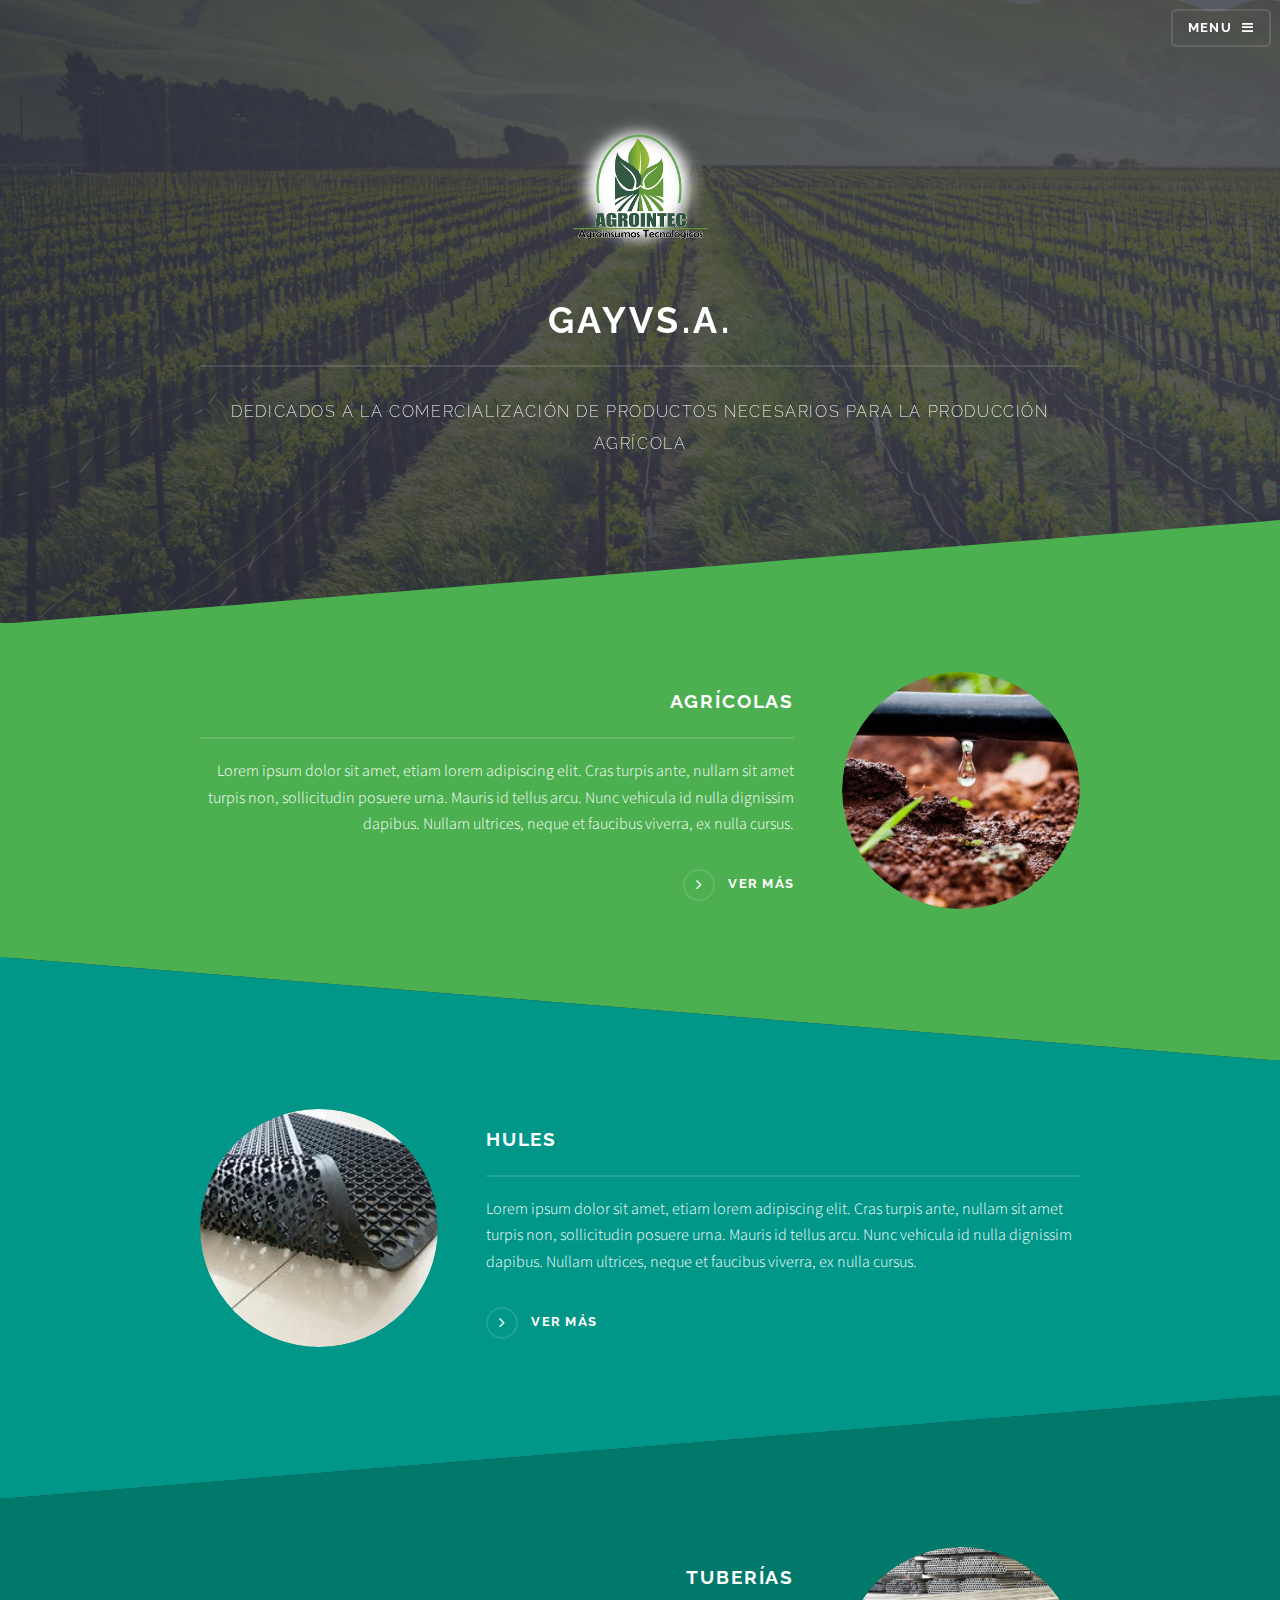
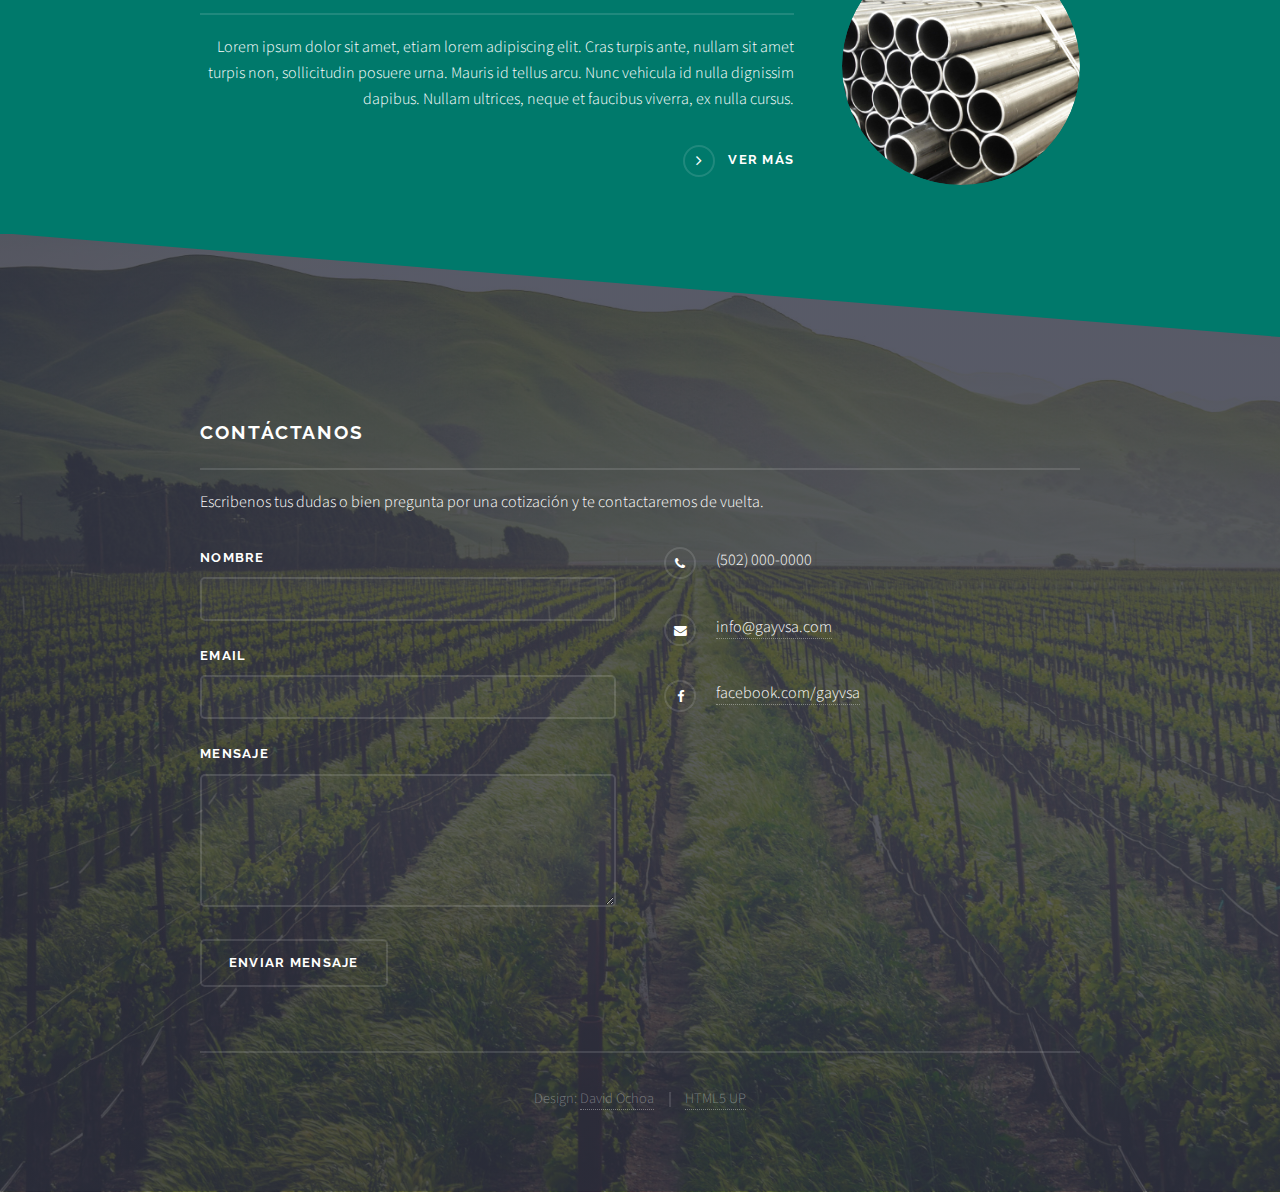
<file: index.html>
<!DOCTYPE HTML>
<!--
	Solid State by HTML5 UP
	html5up.net | @ajlkn
	Free for personal and commercial use under the CCA 3.0 license (html5up.net/license)
-->
<html>
	<head>
		<link rel="shortcut icon" type="image/x-icon" href="images/favicon.ico" />
		<title>GAYVS.A.</title>
		<meta charset="utf-8" />
		<meta name="viewport" content="width=device-width, initial-scale=1, user-scalable=no" />
		<link rel="stylesheet" href="assets/css/main.css" />
		<noscript><link rel="stylesheet" href="assets/css/noscript.css" /></noscript>
	</head>
	<body class="is-preload">

		<!-- Page Wrapper -->
			<div id="page-wrapper">

				<!-- Header -->
					<header id="header" class="alt">
						<h1><a href="index.html">GAYVS.A.</a></h1>
						<nav>
							<a href="#menu">Menu</a>
						</nav>
					</header>

				<!-- Menu -->
					<nav id="menu">
						<div class="inner">
							<h2>Menu</h2>
							<ul class="links">
								<li><a href="#">Inicio</a></li>
								<li><a href="agricola.html">Agr&iacute;colas</a></li>
								<li><a href="hules.html">Hules</a></li>
								<li><a href="tuberias.html">Tuber&iacute;as</a></li>
								<li><a href="#footer">Cont&aacute;ctanos</a></li>
							</ul>
							<a href="#" class="close">Cerrar</a>
						</div>
					</nav>

				<!-- Banner -->
					<section id="banner">
						<div class="inner">
							<div class="logo"><img src="images/logo.png" alt=""></div>
							<h2>GAYVS.A.</h2>
							<p>Dedicados a la comercializaci&oacute;n de productos necesarios para la producci&oacute;n agr&iacute;cola</a></p>
						</div>
					</section>

				<!-- Wrapper -->
					<section id="wrapper">

						<!-- One -->
							<section id="agricola" class="wrapper spotlight style1">
								<div class="inner">
									<a href="agricola.html" class="image"><img src="images/pic01.jpg" alt="" /></a>
									<div class="content">
										<h2 class="major">Agr&iacute;colas</h2>
										<p>Lorem ipsum dolor sit amet, etiam lorem adipiscing elit. Cras turpis ante, nullam sit amet turpis non, sollicitudin posuere urna. Mauris id tellus arcu. Nunc vehicula id nulla dignissim dapibus. Nullam ultrices, neque et faucibus viverra, ex nulla cursus.</p>
										<a href="agricola.html" class="special">Ver m&aacute;s</a>
									</div>
								</div>
							</section>

						<!-- Two -->
							<section id="hules" class="wrapper alt spotlight style2">
								<div class="inner">
									<a href="hules.html" class="image"><img src="images/pic02.jpg" alt="" /></a>
									<div class="content">
										<h2 class="major">Hules</h2>
										<p>Lorem ipsum dolor sit amet, etiam lorem adipiscing elit. Cras turpis ante, nullam sit amet turpis non, sollicitudin posuere urna. Mauris id tellus arcu. Nunc vehicula id nulla dignissim dapibus. Nullam ultrices, neque et faucibus viverra, ex nulla cursus.</p>
										<a href="hules.html" class="special">Ver m&aacute;s</a>
									</div>
								</div>
							</section>

						<!-- Three -->
							<section id="tuberias" class="wrapper spotlight style3">
								<div class="inner">
									<a href="tuberias.html" class="image"><img src="images/pic03.jpg" alt="" /></a>
									<div class="content">
										<h2 class="major">Tuber&iacute;as</h2>
										<p>Lorem ipsum dolor sit amet, etiam lorem adipiscing elit. Cras turpis ante, nullam sit amet turpis non, sollicitudin posuere urna. Mauris id tellus arcu. Nunc vehicula id nulla dignissim dapibus. Nullam ultrices, neque et faucibus viverra, ex nulla cursus.</p>
										<a href="tuberias.html" class="special">Ver m&aacute;s</a>
									</div>
								</div>
							</section>

					</section>

				<!-- Footer -->
					<section id="footer">
						<div class="inner">
							<h2 class="major">Cont&aacute;ctanos</h2>
							<p>Escribenos tus dudas o bien pregunta por una cotizaci&oacute;n y te contactaremos de vuelta.</p>
							<form method="post" action="#">
								<div class="fields">
									<div class="field">
										<label for="name">Nombre</label>
										<input type="text" name="name" id="name" />
									</div>
									<div class="field">
										<label for="email">Email</label>
										<input type="email" name="email" id="email" />
									</div>
									<div class="field">
										<label for="message">Mensaje</label>
										<textarea name="message" id="message" rows="4"></textarea>
									</div>
								</div>
								<ul class="actions">
									<li><input type="submit" value="Enviar Mensaje" /></li>
								</ul>
							</form>
							<ul class="contact">
								<li class="fa-phone">(502) 000-0000</li>
								<li class="fa-envelope"><a href="#">info@gayvsa.com</a></li>
								<li class="fa-facebook"><a href="#">facebook.com/gayvsa</a></li>
							</ul>
							<ul class="copyright">
								<li>Design: <a href="https://davidochoa.tk">David Ochoa</a> </li><li> <a href="http://html5up.net">HTML5 UP</a></li>
							</ul>
						</div>
					</section>

			</div>

		<!-- Scripts -->
			<script src="assets/js/jquery.min.js"></script>
			<script src="assets/js/jquery.scrollex.min.js"></script>
			<script src="assets/js/browser.min.js"></script>
			<script src="assets/js/breakpoints.min.js"></script>
			<script src="assets/js/util.js"></script>
			<script src="assets/js/main.js"></script>

	</body>
</html>
</file>
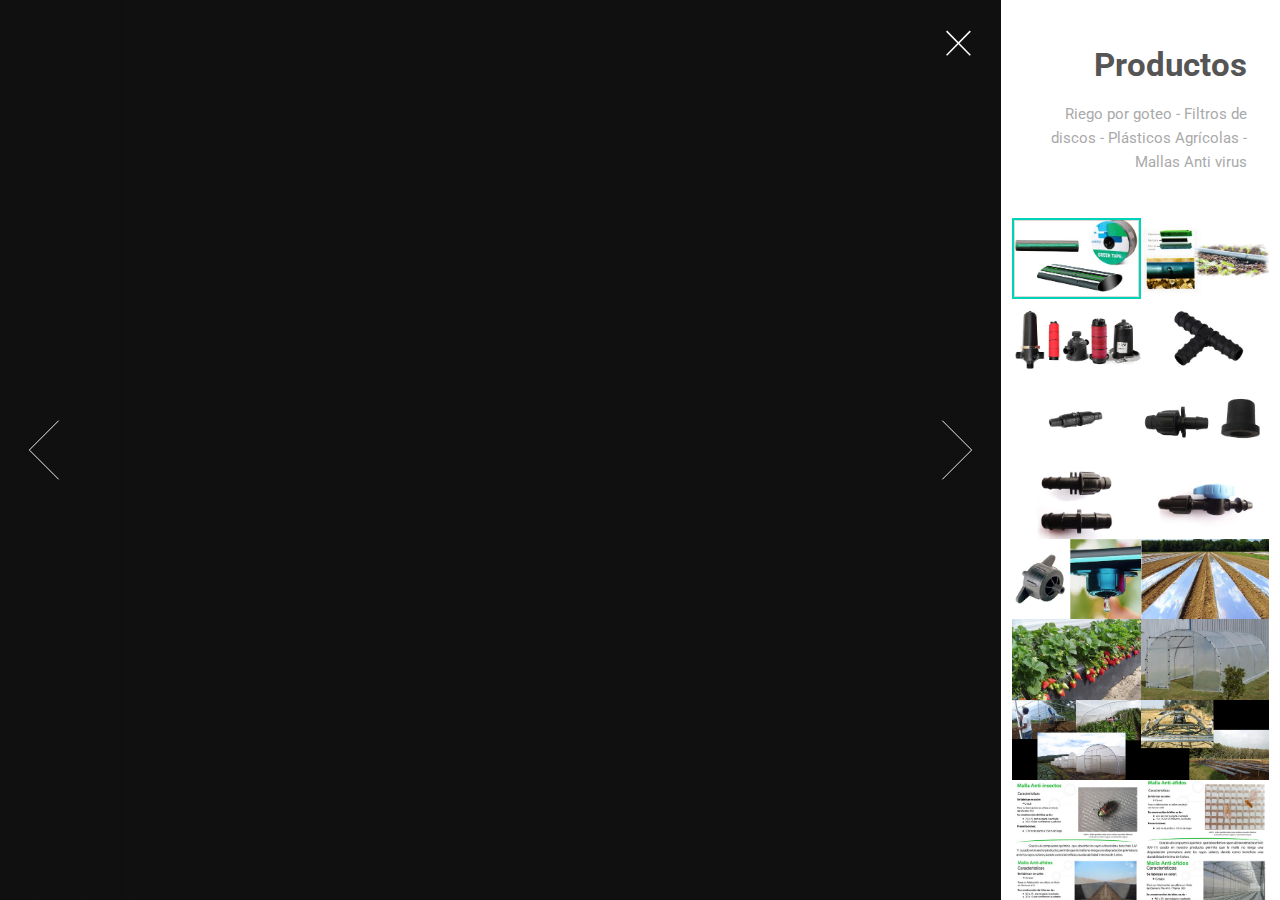
<file: productos/agricolas/index.html>
<!DOCTYPE HTML>
<!--
	Lens by HTML5 UP
	html5up.net | @ajlkn
	Free for personal and commercial use under the CCA 3.0 license (html5up.net/license)
-->
<html>
	<head>
		<meta charset="utf-8" />
		<meta name="viewport" content="width=device-width, initial-scale=1, user-scalable=no" />
		<link rel="stylesheet" href="assets/css/main.css" />
		<noscript><link rel="stylesheet" href="assets/css/noscript.css" /></noscript>
	</head>
<body>
	<div class="is-preload-0 is-preload-1 is-preload-2" id="carrousel">

		<!-- Main -->
			<div id="main">

				<!-- Header -->
					<header id="header-carr">
						<h1>Productos</h1>
						<p>Riego por goteo - Filtros de discos - Plásticos Agrícolas - Mallas Anti virus</p>
					</header>

				<!-- Thumbnail -->
					<section id="thumbnails">
						<article>
							<a class="thumbnail" href="images/fulls/goteo-gr.jpg" data-position="left center"><img src="images/thumbs/goteo-sm.jpg" alt="" /></a>
							<h2>Green Tape</h2>
							<p>Cinta de goteo.</p>
						</article>
						<article>
							<a class="thumbnail" href="images/fulls/techdrip-gr.jpg"><img src="images/thumbs/techdrip-sm.jpg" alt="" /></a>
							<h2>Tech Drip</h2>
							<p>Manguera de goteo.</p>
						</article>
						<article>
							<a class="thumbnail" href="images/fulls/filtrosdisco-gr.jpg" data-position="top center"><img src="images/thumbs/filtrosdisco-sm.jpg" alt="" /></a>
							<h2>Filtros de discos</h2>
							<p>Filtros de discos alta capacidad para la separación de arena y de las partículas sólidas, fácil mantenimiento.</p>
						</article>
						<article>
							<a class="thumbnail" href="images/fulls/mangueraciega-gr.jpg"><img src="images/thumbs/mangueraciega-sm.jpg" alt="" /></a>
							<h2>T de manguera ciega</h2>
							<p>Utilizada en uniones de manguera CIEGA para distribuci&oacute;n de agua.</p>
						</article>
						<article>
							<a class="thumbnail" href="images/fulls/union-gr.jpg" data-position="top center"><img src="images/thumbs/union-sm.jpg" alt="" /></a>
							<h2>Uni&oacute;n</h2>
							<p>Utilizada en uniones de manguera de goteo.</p>
						</article>
						<article>
							<a class="thumbnail" href="images/fulls/conector-gr.jpg"><img src="images/thumbs/conector-sm.jpg" alt="" /></a>
							<h2>Conector</h2>
							<p>Utilizada en la unión de PVC a Cinta de goteo.</p>
						</article>
						<article>
							<a class="thumbnail" href="images/fulls/elevadores-gr.jpg"><img src="images/thumbs/elevadores-sm.jpg" alt="" /></a>
							<h2>Elevadores #1 y #2</h2>
							<p>Utilizado en PVC enterrado para manguera ciega a la unión del elevador #2 salida a manguera de goteo.</p>
						</article>
						<article>
							<a class="thumbnail" href="images/fulls/llave-gr.jpg"><img src="images/thumbs/llave-sm.jpg" alt="" /></a>
							<h2>Llave de paso</h2>
							<p>Utilizado en salida de PVC a manguera de goteo para el mejor control de distribución de agua.</p>
						</article>
						<article>
							<a class="thumbnail" href="images/fulls/gotero-gr.jpg"><img src="images/thumbs/gotero-sm.jpg" alt="" /></a>
							<h2>Gotero autocompensante desmontable</h2>
							<p>Utilizado para manguera ciega.</p>
						</article>
						<article>
							<a class="thumbnail" href="images/fulls/plastico-gr.jpg"><img src="images/thumbs/plastico-sm.jpg" alt="" /></a>
							<h2>Pl&aacute;sticos Agr&iacute;colas</h2>
							<p>El uso de pl&aacute;sticos en la agricultura trae diversas ventajas, permite modificar temperatura, controlar malezas, reducir el uso de agroqu&iacute;micos y de agua, lo que resulta en un ahorro en costos de producci&oacute;n y en la obtención de frutos de mayor calidad.</p>
						</article>
						<article>
							<a class="thumbnail" href="images/fulls/plastico1-gr.jpg"><img src="images/thumbs/plastico1-sm.jpg" alt="" /></a>
							<h2>Pl&aacute;sticos Agr&iacute;colas</h2>
							<p>Dentro de este tipo de materiales sobresale el uso de pel&iacute;cula pl&aacute;stica ya que se puede emplear con muchas ventajas en cultivos como tomate, fresa, mel&oacute;n, sand&iacute;a y chile.</p>
						</article>
						<article>
							<a class="thumbnail" href="images/fulls/nylon-gr.jpg"><img src="images/thumbs/nylon-sm.jpg" alt="" /></a>
							<h2>Nylon Tricapa para Invernadero</h2>
							<p>Espesor: 150 galgas = 6 miles - Difusión: 30% - Transparencia con filtro UV: 85% paso de luz con aditivo UV, el color verde-amarillento es estabilizado con base níquel con alta resistencia a pesticidas.</p>
						</article>
						<article>
							<a class="thumbnail" href="images/fulls/invernadore-gr.jpg"><img src="images/thumbs/invernadore-sm.jpg" alt="" /></a>
							<h2>Megat&uacute;nel o mini invernadero 12.8m.</h2>
							<p>Este elemento de f&aacute;cil construcci&oacute;n tiene forma semicircular y est&aacute; cubierto por malla anti afidos, naylo de invernadero o sarenes de sombra. Es ideal para la producci&oacute;n de hortalizas y plantas ornamentales.</p>
							<p>Presentaciones: -Arcos de 1/2". -Arcos de 3/4". -Arcos de 1". -Se le incorpora una T de metal en el centro para mayor soporte.</p>
						</article>
						<article>
							<a class="thumbnail" href="images/fulls/macrotunel-gr.jpg"><img src="images/thumbs/macrotunel-sm.jpg" alt="" /></a>
							<h2>Macrot&uacute;nel 6.40m.</h2>
							<p>Estructura pequeña y construida con arcos sobre los que se adhieren cubiertas de pl&aacute;stico o malla anti virus. Disminuye los efectos perjudiciales de las bajas temperaturas en los cultivos.</p>
							<p>Presentaciones: -Arcos de 1/2" con pata de 3/8". -Arcos de 1/2" con pata de 1/2". -Arcos de 1/2" con pata acerada.</p>
						</article>
						<article>
							<a class="thumbnail" href="images/fulls/malla1-gr.jpg"><img src="images/thumbs/malla1-sm.jpg" alt="" /></a>
							<h2>Mallas Pl&aacute;sticas AntiVirus</h2>
							<p>Se confecciona a cualquier tamaño requerido por el cliente.</p>
						</article>
						<article>
							<a class="thumbnail" href="images/fulls/malla2-gr.jpg"><img src="images/thumbs/malla2-sm.jpg" alt="" /></a>
							<h2>Mallas Pl&aacute;sticas AntiVirus</h2>
							<p>Se confecciona a cualquier tamaño requerido por el cliente.</p>
						</article>
						<article>
							<a class="thumbnail" href="images/fulls/malla3-gr.jpg"><img src="images/thumbs/malla3-sm.jpg" alt="" /></a>
							<h2>Mallas Pl&aacute;sticas AntiVirus</h2>
							<p>Se confecciona a cualquier tamaño requerido por el cliente.</p>
						</article>
						<article>
							<a class="thumbnail" href="images/fulls/malla4-gr.jpg"><img src="images/thumbs/malla4-sm.jpg" alt="" /></a>
							<h2>Mallas Pl&aacute;sticas AntiVirus</h2>
							<p>Se confecciona a cualquier tamaño requerido por el cliente.</p>
						</article>
						<article>
							<a class="thumbnail" href="images/fulls/mallasombra-gr.jpg"><img src="images/thumbs/mallasombra-sm.jpg" alt="" /></a>
							<h2>Saranes o malla sombra (35% sombra)</h2>
							<p>Estas son utilizadas en diversas actividades, Agricultura, Ganader&iacute;a, Construcci&oacute;n, Estacionamientos y Parqueaderos (Horticultura - Viveros - Telas de Sombra).</p>
							<p>-Se fabrican en color negro -Para su fabricación se utiliza un título de Deniers 630.</p>
						</article>
						<article>
							<a class="thumbnail" href="images/fulls/mallasombra3-gr.jpg"><img src="images/thumbs/mallasombra3-sm.jpg" alt="" /></a>
							<h2>Saranes o malla sombra (50% sombra)</h2>
							<p>Estas son utilizadas en diversas actividades, Agricultura, Ganader&iacute;a, Construcci&oacute;n, Estacionamientos y Parqueaderos.</p>
							<p>-Se fabrican en color negro -Para su fabricación se utiliza un título de Deniers 630.</p>
						</article>
						<article>
							<a class="thumbnail" href="images/fulls/mallasombra1-gr.jpg"><img src="images/thumbs/mallasombra1-sm.jpg" alt="" /></a>
							<h2>Saranes o malla sombra (70% sombra)</h2>
							<p>Estas son utilizadas en diversas actividades, Agricultura, Ganader&iacute;a, Construcci&oacute;n, Estacionamientos y Parqueaderos.</p>
							<p>-Se fabrican en color Negro o Verde obscuro -Para su fabricación se utiliza un título de Deniers 630.</p>
						</article>
						<article>
							<a class="thumbnail" href="images/fulls/mallasombra2-gr.jpg"><img src="images/thumbs/mallasombra2-sm.jpg" alt="" /></a>
							<h2>Saranes o malla sombra (80% sombra)</h2>
							<p>Estas son utilizadas en diversas actividades, Agricultura, Ganader&iacute;a, Construcci&oacute;n, Estacionamientos y Parqueaderos.</p>
							<p>-Se fabrican en color Negro o Verde obscuro -Para su fabricación se utiliza un título de Deniers 630.</p>
						</article>
						<article>
							<a class="thumbnail" href="images/fulls/mantaFlotante1-gr.jpg"><img src="images/thumbs/mantaFlotante1-sm.jpg" alt="" /></a>
							<h2>Manta flotante o manta térmica (MacroTunel)</h2>
							<p>Es un geotextil no tejido liviano para la agricultura, estabilizado contra los rayos UV. Debido a su porosidad, esta manta agrícola permite el paso del aire y agua.</p>
						</article>
						<article>
							<a class="thumbnail" href="images/fulls/mantaFlotante2-gr.jpg"><img src="images/thumbs/mantaFlotante2-sm.jpg" alt="" /></a>
							<h2>Manta flotante o manta térmica (MacroTunel)</h2>
							<p>Es un geotextil no tejido liviano para la agricultura, estabilizado contra los rayos UV. Debido a su porosidad, esta manta agrícola permite el paso del aire y agua.</p>
						</article>
						<article>
							<a class="thumbnail" href="images/fulls/mantaFlotante3-gr.jpg"><img src="images/thumbs/mantaFlotante3-sm.jpg" alt="" /></a>
							<h2>Manta flotante o manta térmica (MacroTunel)</h2>
							<p>Es un geotextil no tejido liviano para la agricultura, estabilizado contra los rayos UV. Debido a su porosidad, esta manta agrícola permite el paso del aire y agua.</p>
						</article>
						<article>
							<a class="thumbnail" href="images/fulls/mantaFlotante4-gr.jpg"><img src="images/thumbs/mantaFlotante4-sm.jpg" alt="" /></a>
							<h2>Manta flotante o manta térmica (MacroTunel)</h2>
							<p>Es un geotextil no tejido liviano para la agricultura, estabilizado contra los rayos UV. Debido a su porosidad, esta manta agrícola permite el paso del aire y agua.</p>
						</article>
						<article>
							<a class="thumbnail" href="images/fulls/microtunel1-gr.jpg"><img src="images/thumbs/microtunel1-sm.jpg" alt="" /></a>
							<h2>Manta flotante o manta térmica (MicroTunel)</h2>
							<p>Es un geotextil no tejido liviano para la agricultura, estabilizado contra los rayos UV. Debido a su porosidad, esta manta agrícola permite el paso del aire y agua.</p>
						</article>
						<article>
							<a class="thumbnail" href="images/fulls/microtunel2-gr.jpg"><img src="images/thumbs/microtunel2-sm.jpg" alt="" /></a>
							<h2>Manta flotante o manta térmica (MicroTunel)</h2>
							<p>Es un geotextil no tejido liviano para la agricultura, estabilizado contra los rayos UV. Debido a su porosidad, esta manta agrícola permite el paso del aire y agua.</p>
						</article>
						<article>
							<a class="thumbnail" href="images/fulls/inicio-gr.jpg"><img src="images/thumbs/inicio-sm.jpg" alt="" /></a>
							<h2>Fertilizantes solubles</h2>
							<p>Iniciador 13-45-13+EM.</p>
						</article>
						<article>
							<a class="thumbnail" href="images/fulls/desarrollo-gr.jpg"><img src="images/thumbs/desarrollo-sm.jpg" alt="" /></a>
							<h2>Fertilizantes solubles</h2>
							<p>Desarrollador 20-20-20+EM.</p>
						</article>
						<article>
							<a class="thumbnail" href="images/fulls/fructi-gr.jpg"><img src="images/thumbs/fructi-sm.jpg" alt="" /></a>
							<h2>Fertilizantes solubles</h2>
							<p>Fructificación/Finalizador  13-8-38+EM.</p>
						</article>
						<article>
							<a class="thumbnail" href="images/fulls/sulfato-gr.jpg"><img src="images/thumbs/sulfato-sm.jpg" alt="" /></a>
							<h2>Fertilizantes solubles</h2>
							<p>Sulfato de Magnesio.</p>
						</article>
						<article>
							<a class="thumbnail" href="images/fulls/nitrato-gr.jpg"><img src="images/thumbs/nitrato-sm.jpg" alt="" /></a>
							<h2>Fertilizantes solubles</h2>
							<p>Nitrato de Calcio.</p>
						</article>
					</section>


			</div>
		</div>
		<!-- Scripts -->
			<script src="assets/js/jquery.min.js"></script>
			<script src="assets/js/browser.min.js"></script>
			<script src="assets/js/breakpoints.min.js"></script>
			<script src="assets/js/main.js"></script>

	</body>
</html>
</file>
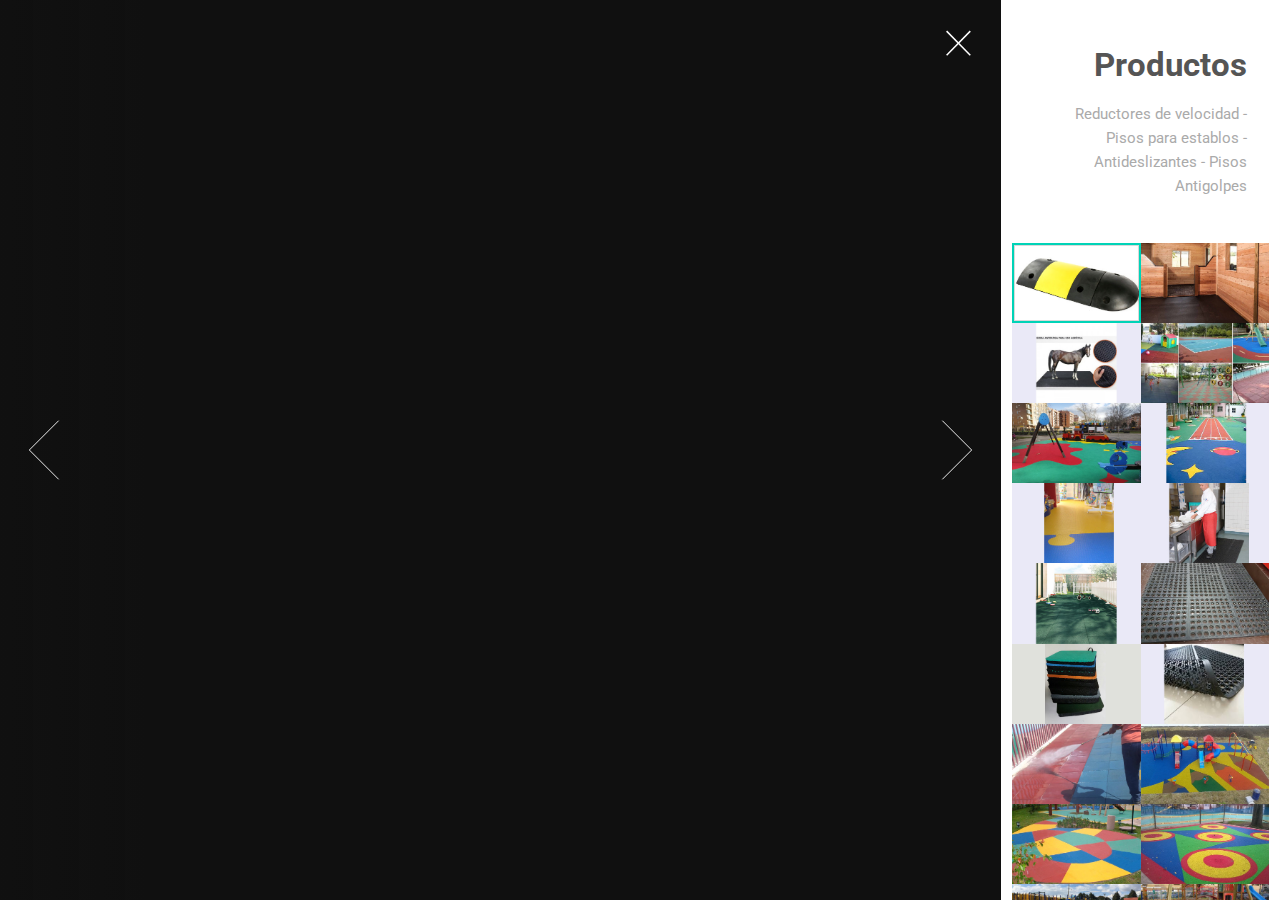
<file: productos/hules/index.html>
<!DOCTYPE HTML>
<!--
	Lens by HTML5 UP
	html5up.net | @ajlkn
	Free for personal and commercial use under the CCA 3.0 license (html5up.net/license)
-->
<html>
	<head>
		<meta charset="utf-8" />
		<meta name="viewport" content="width=device-width, initial-scale=1, user-scalable=no" />
		<link rel="stylesheet" href="assets/css/main.css" />
		<noscript><link rel="stylesheet" href="assets/css/noscript.css" /></noscript>
	</head>
<body>
	<div class="is-preload-0 is-preload-1 is-preload-2" id="carrousel">

		<!-- Main -->
			<div id="main">

				<!-- Header -->
					<header id="header-carr">
						<h1>Productos</h1>
						<p>Reductores de velocidad - Pisos para establos - Antideslizantes - Pisos Antigolpes</p>
					</header>

				<!-- Thumbnail -->
					<section id="thumbnails">
						<article>
							<a class="thumbnail" href="images/fulls/tumulo-gr.jpg" data-position="left center"><img src="images/thumbs/tumulo-sm.jpg" alt="" /></a>
							<h2>Reductor de velocidad</h2>
							<p></p>
						</article>
						<article>
							<a class="thumbnail" href="images/fulls/establo1-gr.jpg"><img src="images/thumbs/establo1-sm.jpg" alt="" /></a>
							<h2>Pisos para establos</h2>
							<p></p>
						</article>
						<article>
							<a class="thumbnail" href="images/fulls/establo2-gr.jpg" data-position="top center"><img src="images/thumbs/establo2-sm.jpg" alt="" /></a>
							<h2>Pisos para establos</h2>
							<p></p>
						</article>
						<article>
							<a class="thumbnail" href="images/fulls/antigolpes-gr.jpg"><img src="images/thumbs/antigolpes-sm.jpg" alt="" /></a>
							<h2>Pisos Antigolpes</h2>
							<p></p>
						</article>
						<article>
							<a class="thumbnail" href="images/fulls/piso1-gr.jpg"><img src="images/thumbs/piso1-sm.jpg" alt="" /></a>
							<h2>Pisos de Hule</h2>
							<p></p>
						</article>
						<article>
							<a class="thumbnail" href="images/fulls/piso2-gr.jpg"><img src="images/thumbs/piso2-sm.jpg" alt="" /></a>
							<h2>Pisos de Hule</h2>
							<p></p>
						</article>
						<article>
							<a class="thumbnail" href="images/fulls/piso3-gr.jpg"><img src="images/thumbs/piso3-sm.jpg" alt="" /></a>
							<h2>Pisos de Hule</h2>
							<p></p>
						</article>
						<article>
							<a class="thumbnail" href="images/fulls/piso4-gr.jpg"><img src="images/thumbs/piso4-sm.jpg" alt="" /></a>
							<h2>Pisos de Hule</h2>
							<p></p>
						</article>
						<article>
							<a class="thumbnail" href="images/fulls/piso5-gr.jpg"><img src="images/thumbs/piso5-sm.jpg" alt="" /></a>
							<h2>Pisos de Hule</h2>
							<p></p>
						</article>
						<article>
							<a class="thumbnail" href="images/fulls/piso6-gr.jpg"><img src="images/thumbs/piso6-sm.jpg" alt="" /></a>
							<h2>Pisos de Hule</h2>
							<p></p>
						</article>
						<article>
							<a class="thumbnail" href="images/fulls/piso7-gr.jpg"><img src="images/thumbs/piso7-sm.jpg" alt="" /></a>
							<h2>Pisos de Hule</h2>
							<p></p>
						</article>
						<article>
							<a class="thumbnail" href="images/fulls/piso8-gr.jpg"><img src="images/thumbs/piso8-sm.jpg" alt="" /></a>
							<h2>Pisos de Hule</h2>
							<p></p>
						</article>
						<article>
							<a class="thumbnail" href="images/fulls/piso9-gr.jpg"><img src="images/thumbs/piso9-sm.jpg" alt="" /></a>
							<h2>Pisos de Hule</h2>
							<p></p>
						</article>
						<article>
							<a class="thumbnail" href="images/fulls/piso10-gr.jpg"><img src="images/thumbs/piso10-sm.jpg" alt="" /></a>
							<h2>Pisos de Hule</h2>
							<p></p>
						</article>
						<article>
							<a class="thumbnail" href="images/fulls/piso11-gr.jpg"><img src="images/thumbs/piso11-sm.jpg" alt="" /></a>
							<h2>Pisos de Hule</h2>
							<p></p>
						</article>
						<article>
							<a class="thumbnail" href="images/fulls/piso12-gr.jpg"><img src="images/thumbs/piso12-sm.jpg" alt="" /></a>
							<h2>Pisos de Hule</h2>
							<p></p>
						</article>
						<article>
							<a class="thumbnail" href="images/fulls/piso13-gr.jpg"><img src="images/thumbs/piso13-sm.jpg" alt="" /></a>
							<h2>Pisos de Hule</h2>
							<p></p>
						</article>
						<article>
							<a class="thumbnail" href="images/fulls/piso14-gr.jpg"><img src="images/thumbs/piso14-sm.jpg" alt="" /></a>
							<h2>Pisos de Hule</h2>
							<p></p>
						</article>
						<article>
							<a class="thumbnail" href="images/fulls/piso15-gr.jpg"><img src="images/thumbs/piso15-sm.jpg" alt="" /></a>
							<h2>Pisos de Hule</h2>
							<p></p>
						</article>
						<article>
							<a class="thumbnail" href="images/fulls/piso16-gr.jpg"><img src="images/thumbs/piso16-sm.jpg" alt="" /></a>
							<h2>Pisos de Hule</h2>
							<p></p>
						</article>
					</section>


			</div>
		</div>
		<!-- Scripts -->
			<script src="assets/js/jquery.min.js"></script>
			<script src="assets/js/browser.min.js"></script>
			<script src="assets/js/breakpoints.min.js"></script>
			<script src="assets/js/main.js"></script>

	</body>
</html>
</file>
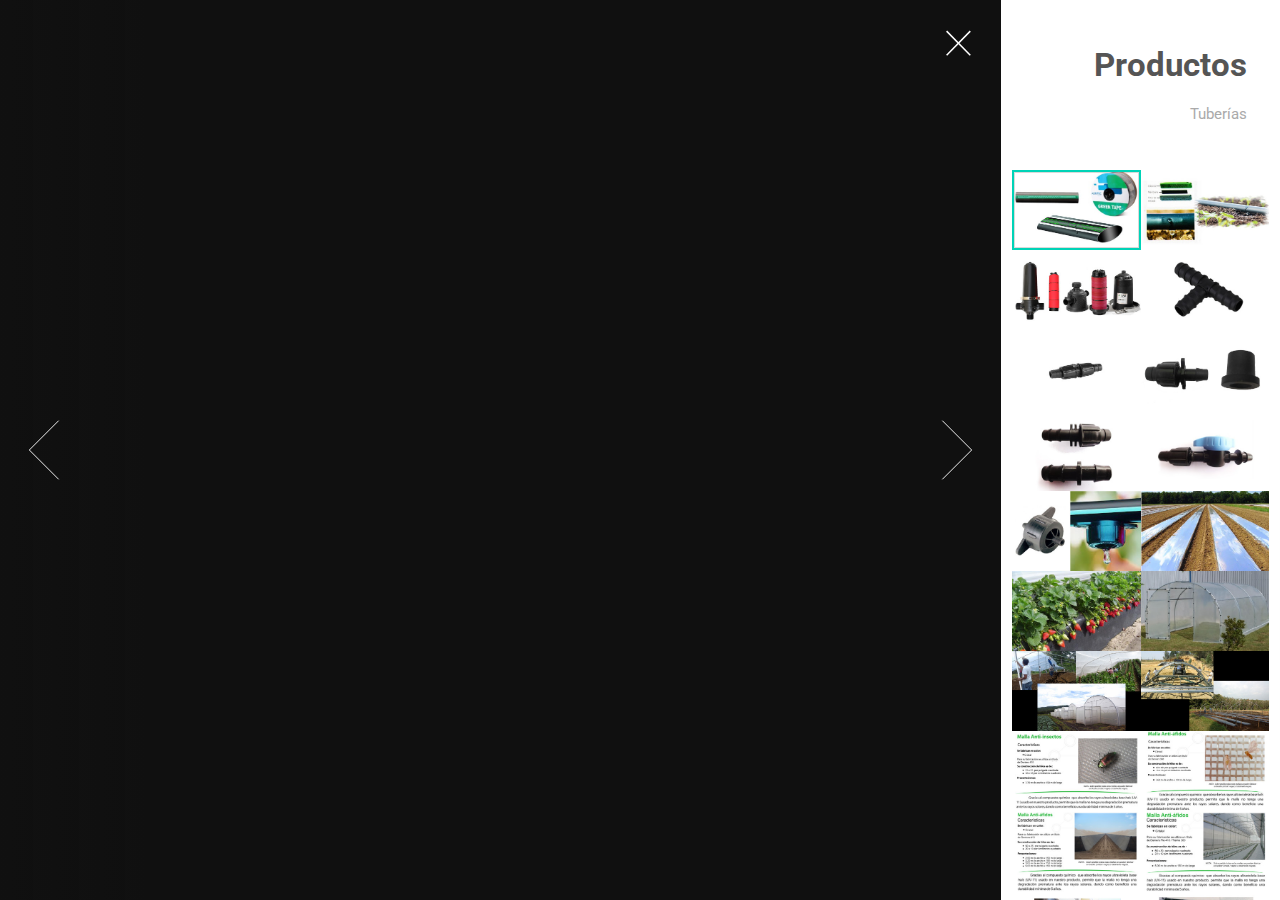
<file: productos/tuberias/index.html>
<!DOCTYPE HTML>
<!--
	Lens by HTML5 UP
	html5up.net | @ajlkn
	Free for personal and commercial use under the CCA 3.0 license (html5up.net/license)
-->
<html>
	<head>
		<meta charset="utf-8" />
		<meta name="viewport" content="width=device-width, initial-scale=1, user-scalable=no" />
		<link rel="stylesheet" href="assets/css/main.css" />
		<noscript><link rel="stylesheet" href="assets/css/noscript.css" /></noscript>
	</head>
<body>
	<div class="is-preload-0 is-preload-1 is-preload-2" id="carrousel">

		<!-- Main -->
			<div id="main">

				<!-- Header -->
					<header id="header-carr">
						<h1>Productos</h1>
						<p>Tuber&iacute;as</p>
					</header>

				<!-- Thumbnail -->
					<section id="thumbnails">
						<article>
							<a class="thumbnail" href="images/fulls/goteo-gr.jpg" data-position="left center"><img src="images/thumbs/goteo-sm.jpg" alt="" /></a>
							<h2>Green Tape</h2>
							<p>Cinta de goteo.</p>
						</article>
						<article>
							<a class="thumbnail" href="images/fulls/techdrip-gr.jpg"><img src="images/thumbs/techdrip-sm.jpg" alt="" /></a>
							<h2>Tech Drip</h2>
							<p>Manguera de goteo.</p>
						</article>
						<article>
							<a class="thumbnail" href="images/fulls/filtrosdisco-gr.jpg" data-position="top center"><img src="images/thumbs/filtrosdisco-sm.jpg" alt="" /></a>
							<h2>Filtros de discos</h2>
							<p>Filtros de discos alta capacidad para la separación de arena y de las partículas sólidas, fácil mantenimiento.</p>
						</article>
						<article>
							<a class="thumbnail" href="images/fulls/mangueraciega-gr.jpg"><img src="images/thumbs/mangueraciega-sm.jpg" alt="" /></a>
							<h2>T de manguera ciega</h2>
							<p>Utilizada en uniones de manguera CIEGA para distribuci&oacute;n de agua.</p>
						</article>
						<article>
							<a class="thumbnail" href="images/fulls/union-gr.jpg" data-position="top center"><img src="images/thumbs/union-sm.jpg" alt="" /></a>
							<h2>Uni&oacute;n</h2>
							<p>Utilizada en uniones de manguera de goteo.</p>
						</article>
						<article>
							<a class="thumbnail" href="images/fulls/conector-gr.jpg"><img src="images/thumbs/conector-sm.jpg" alt="" /></a>
							<h2>Conector</h2>
							<p>Utilizada en la unión de PVC a Cinta de goteo.</p>
						</article>
						<article>
							<a class="thumbnail" href="images/fulls/elevadores-gr.jpg"><img src="images/thumbs/elevadores-sm.jpg" alt="" /></a>
							<h2>Elevadores #1 y #2</h2>
							<p>Utilizado en PVC enterrado para manguera ciega a la unión del elevador #2 salida a manguera de goteo.</p>
						</article>
						<article>
							<a class="thumbnail" href="images/fulls/llave-gr.jpg"><img src="images/thumbs/llave-sm.jpg" alt="" /></a>
							<h2>Llave de paso</h2>
							<p>Utilizado en salida de PVC a manguera de goteo para el mejor control de distribución de agua.</p>
						</article>
						<article>
							<a class="thumbnail" href="images/fulls/gotero-gr.jpg"><img src="images/thumbs/gotero-sm.jpg" alt="" /></a>
							<h2>Gotero autocompensante desmontable</h2>
							<p>Utilizado para manguera ciega.</p>
						</article>
						<article>
							<a class="thumbnail" href="images/fulls/plastico-gr.jpg"><img src="images/thumbs/plastico-sm.jpg" alt="" /></a>
							<h2>Pl&aacute;sticos Agr&iacute;colas</h2>
							<p>El uso de pl&aacute;sticos en la agricultura trae diversas ventajas, permite modificar temperatura, controlar malezas, reducir el uso de agroqu&iacute;micos y de agua, lo que resulta en un ahorro en costos de producci&oacute;n y en la obtención de frutos de mayor calidad.</p>
						</article>
						<article>
							<a class="thumbnail" href="images/fulls/plastico1-gr.jpg"><img src="images/thumbs/plastico1-sm.jpg" alt="" /></a>
							<h2>Pl&aacute;sticos Agr&iacute;colas</h2>
							<p>Dentro de este tipo de materiales sobresale el uso de pel&iacute;cula pl&aacute;stica ya que se puede emplear con muchas ventajas en cultivos como tomate, fresa, mel&oacute;n, sand&iacute;a y chile.</p>
						</article>
						<article>
							<a class="thumbnail" href="images/fulls/nylon-gr.jpg"><img src="images/thumbs/nylon-sm.jpg" alt="" /></a>
							<h2>Nylon Tricapa para Invernadero</h2>
							<p>Espesor: 150 galgas = 6 miles - Difusión: 30% - Transparencia con filtro UV: 85% paso de luz con aditivo UV, el color verde-amarillento es estabilizado con base níquel con alta resistencia a pesticidas.</p>
						</article>
						<article>
							<a class="thumbnail" href="images/fulls/invernadore-gr.jpg"><img src="images/thumbs/invernadore-sm.jpg" alt="" /></a>
							<h2>Megat&uacute;nel o mini invernadero 12.8m.</h2>
							<p>Este elemento de f&aacute;cil construcci&oacute;n tiene forma semicircular y est&aacute; cubierto por malla anti afidos, naylo de invernadero o sarenes de sombra. Es ideal para la producci&oacute;n de hortalizas y plantas ornamentales.</p>
							<p>Presentaciones: -Arcos de 1/2". -Arcos de 3/4". -Arcos de 1". -Se le incorpora una T de metal en el centro para mayor soporte.</p>
						</article>
						<article>
							<a class="thumbnail" href="images/fulls/macrotunel-gr.jpg"><img src="images/thumbs/macrotunel-sm.jpg" alt="" /></a>
							<h2>Macrot&uacute;nel 6.40m.</h2>
							<p>Estructura pequeña y construida con arcos sobre los que se adhieren cubiertas de pl&aacute;stico o malla anti virus. Disminuye los efectos perjudiciales de las bajas temperaturas en los cultivos.</p>
							<p>Presentaciones: -Arcos de 1/2" con pata de 3/8". -Arcos de 1/2" con pata de 1/2". -Arcos de 1/2" con pata acerada.</p>
						</article>
						<article>
							<a class="thumbnail" href="images/fulls/malla1-gr.jpg"><img src="images/thumbs/malla1-sm.jpg" alt="" /></a>
							<h2>Mallas Pl&aacute;sticas AntiVirus</h2>
							<p>Se confecciona a cualquier tamaño requerido por el cliente.</p>
						</article>
						<article>
							<a class="thumbnail" href="images/fulls/malla2-gr.jpg"><img src="images/thumbs/malla2-sm.jpg" alt="" /></a>
							<h2>Mallas Pl&aacute;sticas AntiVirus</h2>
							<p>Se confecciona a cualquier tamaño requerido por el cliente.</p>
						</article>
						<article>
							<a class="thumbnail" href="images/fulls/malla3-gr.jpg"><img src="images/thumbs/malla3-sm.jpg" alt="" /></a>
							<h2>Mallas Pl&aacute;sticas AntiVirus</h2>
							<p>Se confecciona a cualquier tamaño requerido por el cliente.</p>
						</article>
						<article>
							<a class="thumbnail" href="images/fulls/malla4-gr.jpg"><img src="images/thumbs/malla4-sm.jpg" alt="" /></a>
							<h2>Mallas Pl&aacute;sticas AntiVirus</h2>
							<p>Se confecciona a cualquier tamaño requerido por el cliente.</p>
						</article>
						<article>
							<a class="thumbnail" href="images/fulls/mallasombra-gr.jpg"><img src="images/thumbs/mallasombra-sm.jpg" alt="" /></a>
							<h2>Saranes o malla sombra (35% sombra)</h2>
							<p>Estas son utilizadas en diversas actividades, Agricultura, Ganader&iacute;a, Construcci&oacute;n, Estacionamientos y Parqueaderos (Horticultura - Viveros - Telas de Sombra).</p>
							<p>-Se fabrican en color negro -Para su fabricación se utiliza un título de Deniers 630.</p>
						</article>
						<article>
							<a class="thumbnail" href="images/fulls/mallasombra3-gr.jpg"><img src="images/thumbs/mallasombra3-sm.jpg" alt="" /></a>
							<h2>Saranes o malla sombra (50% sombra)</h2>
							<p>Estas son utilizadas en diversas actividades, Agricultura, Ganader&iacute;a, Construcci&oacute;n, Estacionamientos y Parqueaderos.</p>
							<p>-Se fabrican en color negro -Para su fabricación se utiliza un título de Deniers 630.</p>
						</article>
						<article>
							<a class="thumbnail" href="images/fulls/mallasombra1-gr.jpg"><img src="images/thumbs/mallasombra1-sm.jpg" alt="" /></a>
							<h2>Saranes o malla sombra (70% sombra)</h2>
							<p>Estas son utilizadas en diversas actividades, Agricultura, Ganader&iacute;a, Construcci&oacute;n, Estacionamientos y Parqueaderos.</p>
							<p>-Se fabrican en color Negro o Verde obscuro -Para su fabricación se utiliza un título de Deniers 630.</p>
						</article>
						<article>
							<a class="thumbnail" href="images/fulls/mallasombra2-gr.jpg"><img src="images/thumbs/mallasombra2-sm.jpg" alt="" /></a>
							<h2>Saranes o malla sombra (80% sombra)</h2>
							<p>Estas son utilizadas en diversas actividades, Agricultura, Ganader&iacute;a, Construcci&oacute;n, Estacionamientos y Parqueaderos.</p>
							<p>-Se fabrican en color Negro o Verde obscuro -Para su fabricación se utiliza un título de Deniers 630.</p>
						</article>
						<article>
							<a class="thumbnail" href="images/fulls/mantaFlotante1-gr.jpg"><img src="images/thumbs/mantaFlotante1-sm.jpg" alt="" /></a>
							<h2>Manta flotante o manta térmica (MacroTunel)</h2>
							<p>Es un geotextil no tejido liviano para la agricultura, estabilizado contra los rayos UV. Debido a su porosidad, esta manta agrícola permite el paso del aire y agua.</p>
						</article>
						<article>
							<a class="thumbnail" href="images/fulls/mantaFlotante2-gr.jpg"><img src="images/thumbs/mantaFlotante2-sm.jpg" alt="" /></a>
							<h2>Manta flotante o manta térmica (MacroTunel)</h2>
							<p>Es un geotextil no tejido liviano para la agricultura, estabilizado contra los rayos UV. Debido a su porosidad, esta manta agrícola permite el paso del aire y agua.</p>
						</article>
						<article>
							<a class="thumbnail" href="images/fulls/mantaFlotante3-gr.jpg"><img src="images/thumbs/mantaFlotante3-sm.jpg" alt="" /></a>
							<h2>Manta flotante o manta térmica (MacroTunel)</h2>
							<p>Es un geotextil no tejido liviano para la agricultura, estabilizado contra los rayos UV. Debido a su porosidad, esta manta agrícola permite el paso del aire y agua.</p>
						</article>
						<article>
							<a class="thumbnail" href="images/fulls/mantaFlotante4-gr.jpg"><img src="images/thumbs/mantaFlotante4-sm.jpg" alt="" /></a>
							<h2>Manta flotante o manta térmica (MacroTunel)</h2>
							<p>Es un geotextil no tejido liviano para la agricultura, estabilizado contra los rayos UV. Debido a su porosidad, esta manta agrícola permite el paso del aire y agua.</p>
						</article>
						<article>
							<a class="thumbnail" href="images/fulls/microtunel1-gr.jpg"><img src="images/thumbs/microtunel1-sm.jpg" alt="" /></a>
							<h2>Manta flotante o manta térmica (MicroTunel)</h2>
							<p>Es un geotextil no tejido liviano para la agricultura, estabilizado contra los rayos UV. Debido a su porosidad, esta manta agrícola permite el paso del aire y agua.</p>
						</article>
						<article>
							<a class="thumbnail" href="images/fulls/microtunel2-gr.jpg"><img src="images/thumbs/microtunel2-sm.jpg" alt="" /></a>
							<h2>Manta flotante o manta térmica (MicroTunel)</h2>
							<p>Es un geotextil no tejido liviano para la agricultura, estabilizado contra los rayos UV. Debido a su porosidad, esta manta agrícola permite el paso del aire y agua.</p>
						</article>
						<article>
							<a class="thumbnail" href="images/fulls/inicio-gr.jpg"><img src="images/thumbs/inicio-sm.jpg" alt="" /></a>
							<h2>Fertilizantes solubles</h2>
							<p>Iniciador 13-45-13+EM.</p>
						</article>
						<article>
							<a class="thumbnail" href="images/fulls/desarrollo-gr.jpg"><img src="images/thumbs/desarrollo-sm.jpg" alt="" /></a>
							<h2>Fertilizantes solubles</h2>
							<p>Desarrollador 20-20-20+EM.</p>
						</article>
						<article>
							<a class="thumbnail" href="images/fulls/fructi-gr.jpg"><img src="images/thumbs/fructi-sm.jpg" alt="" /></a>
							<h2>Fertilizantes solubles</h2>
							<p>Fructificación/Finalizador  13-8-38+EM.</p>
						</article>
						<article>
							<a class="thumbnail" href="images/fulls/sulfato-gr.jpg"><img src="images/thumbs/sulfato-sm.jpg" alt="" /></a>
							<h2>Fertilizantes solubles</h2>
							<p>Sulfato de Magnesio.</p>
						</article>
						<article>
							<a class="thumbnail" href="images/fulls/nitrato-gr.jpg"><img src="images/thumbs/nitrato-sm.jpg" alt="" /></a>
							<h2>Fertilizantes solubles</h2>
							<p>Nitrato de Calcio.</p>
						</article>
					</section>


			</div>
		</div>
		<!-- Scripts -->
			<script src="assets/js/jquery.min.js"></script>
			<script src="assets/js/browser.min.js"></script>
			<script src="assets/js/breakpoints.min.js"></script>
			<script src="assets/js/main.js"></script>

	</body>
</html>
</file>
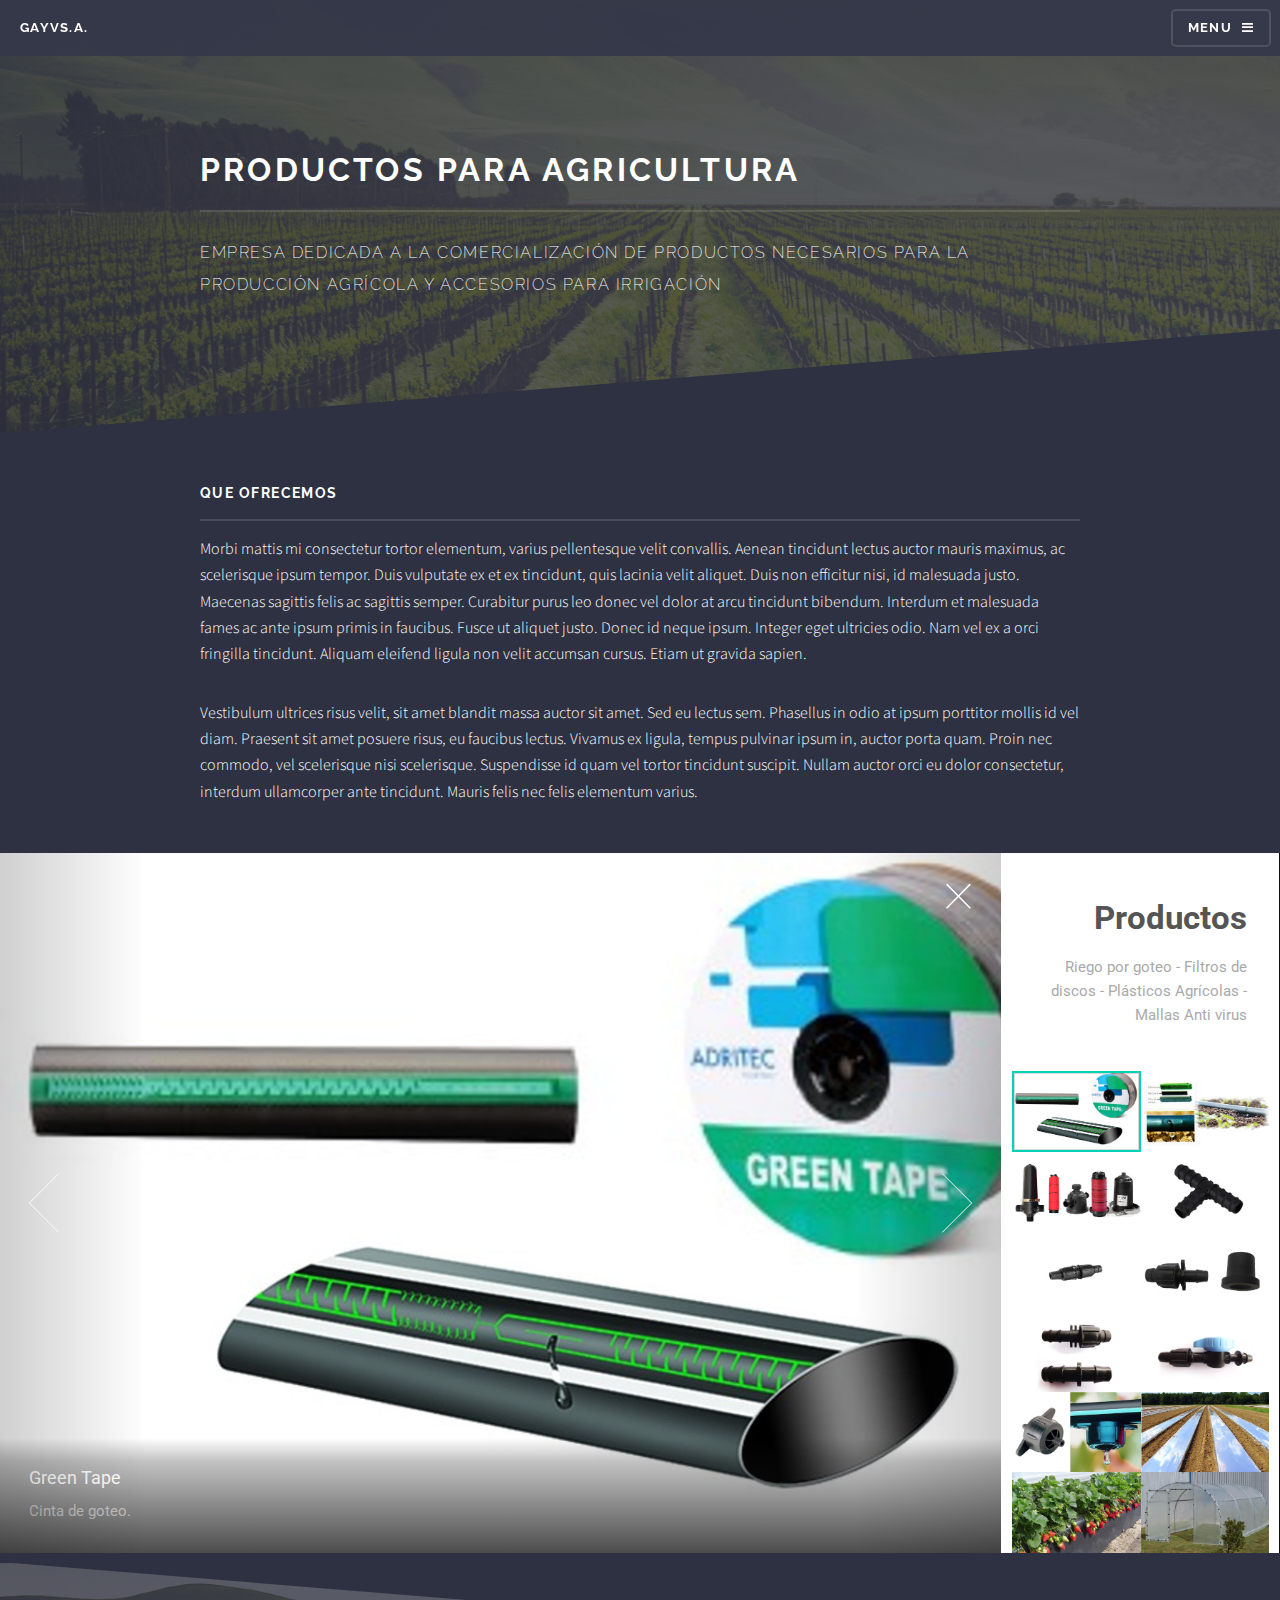
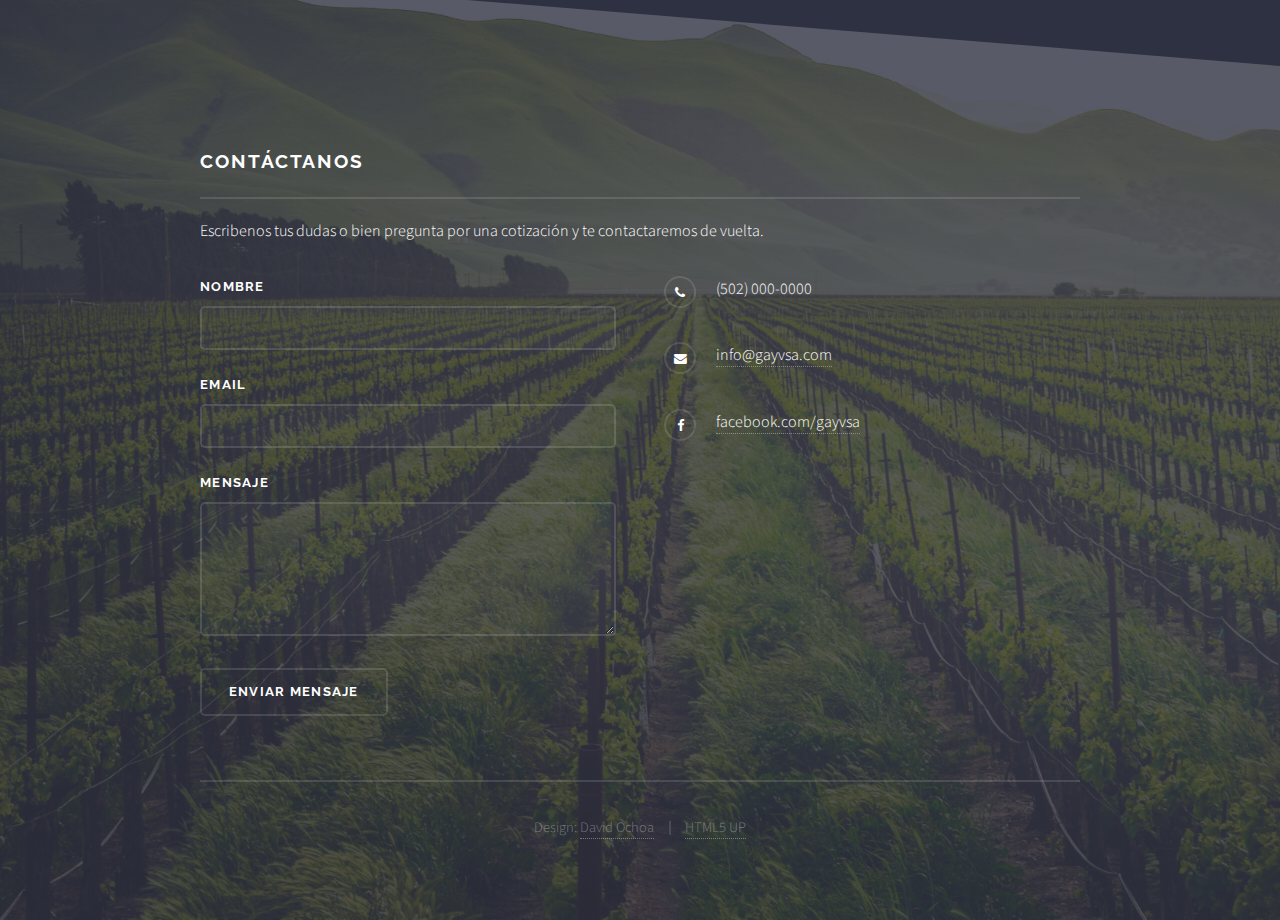
<file: agricola.html>
<!DOCTYPE HTML>
<!--
	Solid State by HTML5 UP
	html5up.net | @ajlkn
	Free for personal and commercial use under the CCA 3.0 license (html5up.net/license)
-->
<html>
	<head>
		<link rel="shortcut icon" type="image/x-icon" href="images/favicon.ico" />
		<title>GAYVS.A. - Productos para Agricultura</title>
		<meta charset="utf-8" />
		<meta name="viewport" content="width=device-width, initial-scale=1, user-scalable=no" />
		<link rel="stylesheet" href="assets/css/main.css" />
		<noscript><link rel="stylesheet" href="assets/css/noscript.css" /></noscript>
	</head>
	<body class="agricultura is-preload">

		<!-- Page Wrapper -->
			<div id="page-wrapper">

				<!-- Header -->
					<header id="header">
						<h1><a href="index.html">GAYVS.A.</a></h1>
						<nav>
							<a href="#menu">Menu</a>
						</nav>
					</header>

				<!-- Menu -->
					<nav id="menu">
						<div class="inner">
							<h2>Menu</h2>
							<ul class="links">
								<li><a href="index.html">GAYVS.A.</a></li>
								<li><a href="#">Agr&iacute;colas</a></li>
								<li><a href="hules.html">Hules</a></li>
								<li><a href="tuberias.html">Tuber&iacute;as</a></li>
								<li><a href="#footer">Cont&aacute;ctanos</a></li>
							</ul>
							<a href="#" class="close">Cerrar</a>
						</div>
					</nav>

				<!-- Wrapper -->
					<section id="wrapper">
						<header>
							<div class="inner">
								<h2>Productos para Agricultura</h2>
								<p>Empresa dedicada a la comercializaci&oacute;n de productos necesarios para la producci&oacute;n agr&iacute;cola y accesorios para irrigaci&oacute;n</p>
							</div>
						</header>

						<!-- Content -->
							<div class="wrapper">
								<div class="inner">

									<h3 class="major">Que ofrecemos</h3>
									<p>Morbi mattis mi consectetur tortor elementum, varius pellentesque velit convallis. Aenean tincidunt lectus auctor mauris maximus, ac scelerisque ipsum tempor. Duis vulputate ex et ex tincidunt, quis lacinia velit aliquet. Duis non efficitur nisi, id malesuada justo. Maecenas sagittis felis ac sagittis semper. Curabitur purus leo donec vel dolor at arcu tincidunt bibendum. Interdum et malesuada fames ac ante ipsum primis in faucibus. Fusce ut aliquet justo. Donec id neque ipsum. Integer eget ultricies odio. Nam vel ex a orci fringilla tincidunt. Aliquam eleifend ligula non velit accumsan cursus. Etiam ut gravida sapien.</p>

									<p>Vestibulum ultrices risus velit, sit amet blandit massa auctor sit amet. Sed eu lectus sem. Phasellus in odio at ipsum porttitor mollis id vel diam. Praesent sit amet posuere risus, eu faucibus lectus. Vivamus ex ligula, tempus pulvinar ipsum in, auctor porta quam. Proin nec commodo, vel scelerisque nisi scelerisque. Suspendisse id quam vel tortor tincidunt suscipit. Nullam auctor orci eu dolor consectetur, interdum ullamcorper ante tincidunt. Mauris felis nec felis elementum varius.</p>

								</div>
								<!-- Carrousel -->
								<div  width="100%" >
								<object type="text/html" data="productos/agricolas/index.html"  width="100%" height="700px" style="overflow:auto;border:0px">
								</object>
								</div>
							</div>
					</section>

				<!-- Footer -->
				<section id="footer">
					<div class="inner">
						<h2 class="major">Cont&aacute;ctanos</h2>
						<p>Escribenos tus dudas o bien pregunta por una cotizaci&oacute;n y te contactaremos de vuelta.</p>
						<form method="post" action="#">
							<div class="fields">
								<div class="field">
									<label for="name">Nombre</label>
									<input type="text" name="name" id="name" />
								</div>
								<div class="field">
									<label for="email">Email</label>
									<input type="email" name="email" id="email" />
								</div>
								<div class="field">
									<label for="message">Mensaje</label>
									<textarea name="message" id="message" rows="4"></textarea>
								</div>
							</div>
							<ul class="actions">
								<li><input type="submit" value="Enviar Mensaje" /></li>
							</ul>
						</form>
						<ul class="contact">
							<li class="fa-phone">(502) 000-0000</li>
							<li class="fa-envelope"><a href="#">info@gayvsa.com</a></li>
							<li class="fa-facebook"><a href="#">facebook.com/gayvsa</a></li>
						</ul>
						<ul class="copyright">
							<li>Design: <a href="https://davidochoa.tk">David Ochoa</a> </li><li> <a href="http://html5up.net">HTML5 UP</a></li>
						</ul>
					</div>
				</section>

			</div>

		<!-- Scripts -->
			<script src="assets/js/jquery.min.js"></script>
			<script src="assets/js/jquery.scrollex.min.js"></script>
			<script src="assets/js/browser.min.js"></script>
			<script src="assets/js/breakpoints.min.js"></script>
			<script src="assets/js/util.js"></script>
			<script src="assets/js/main.js"></script>

	</body>
</html>
</file>
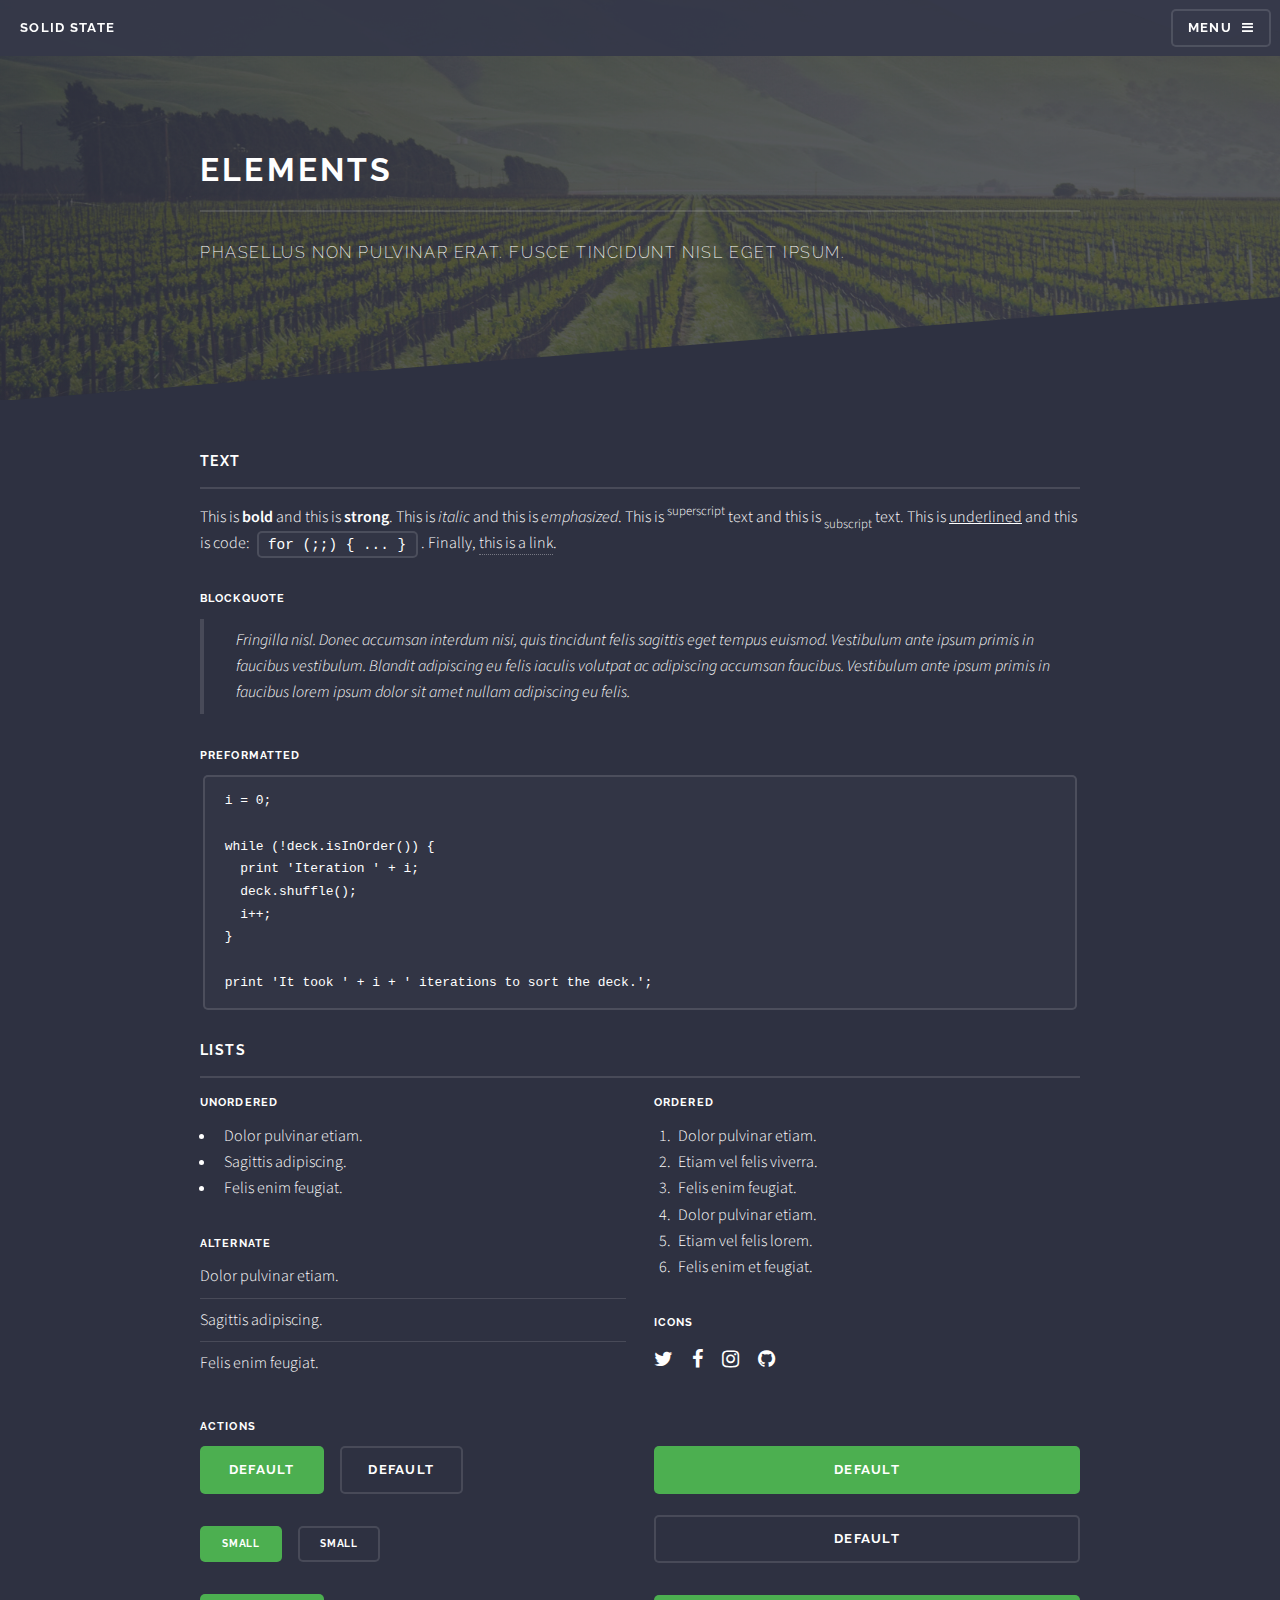
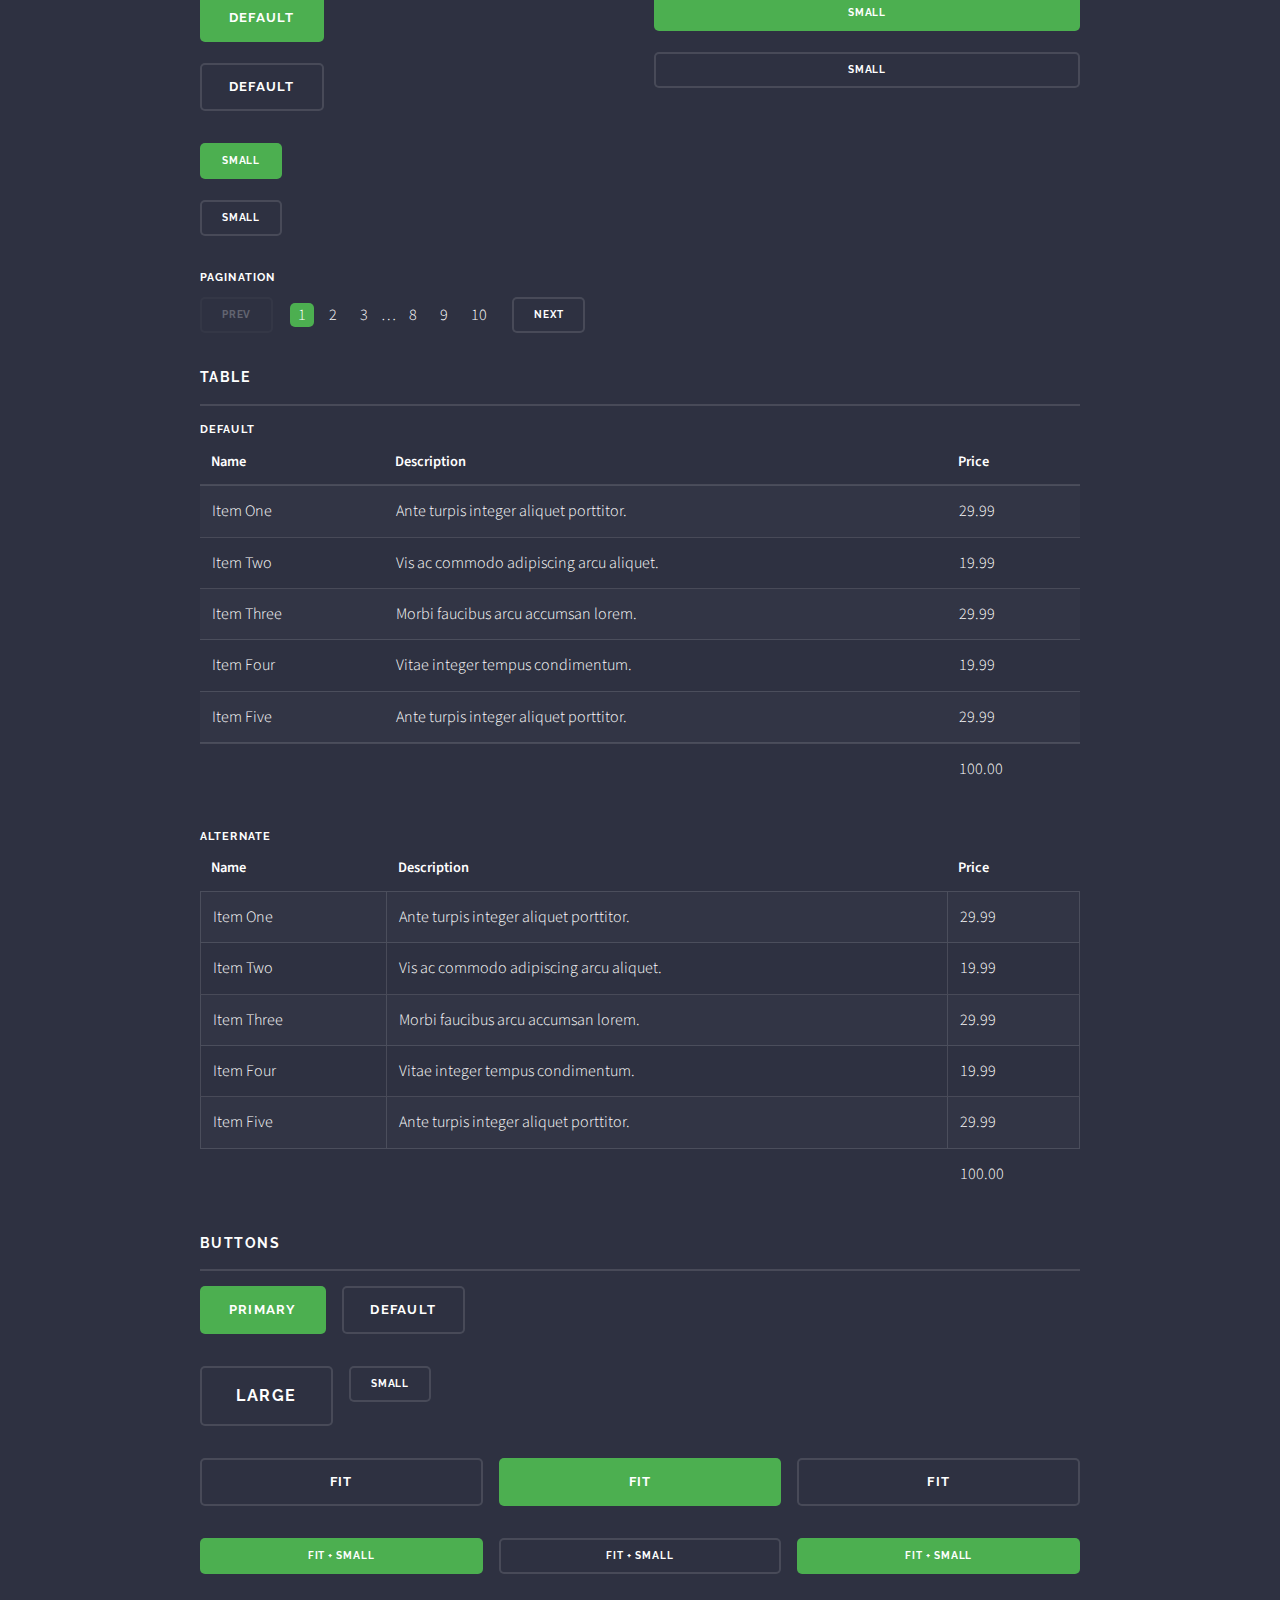
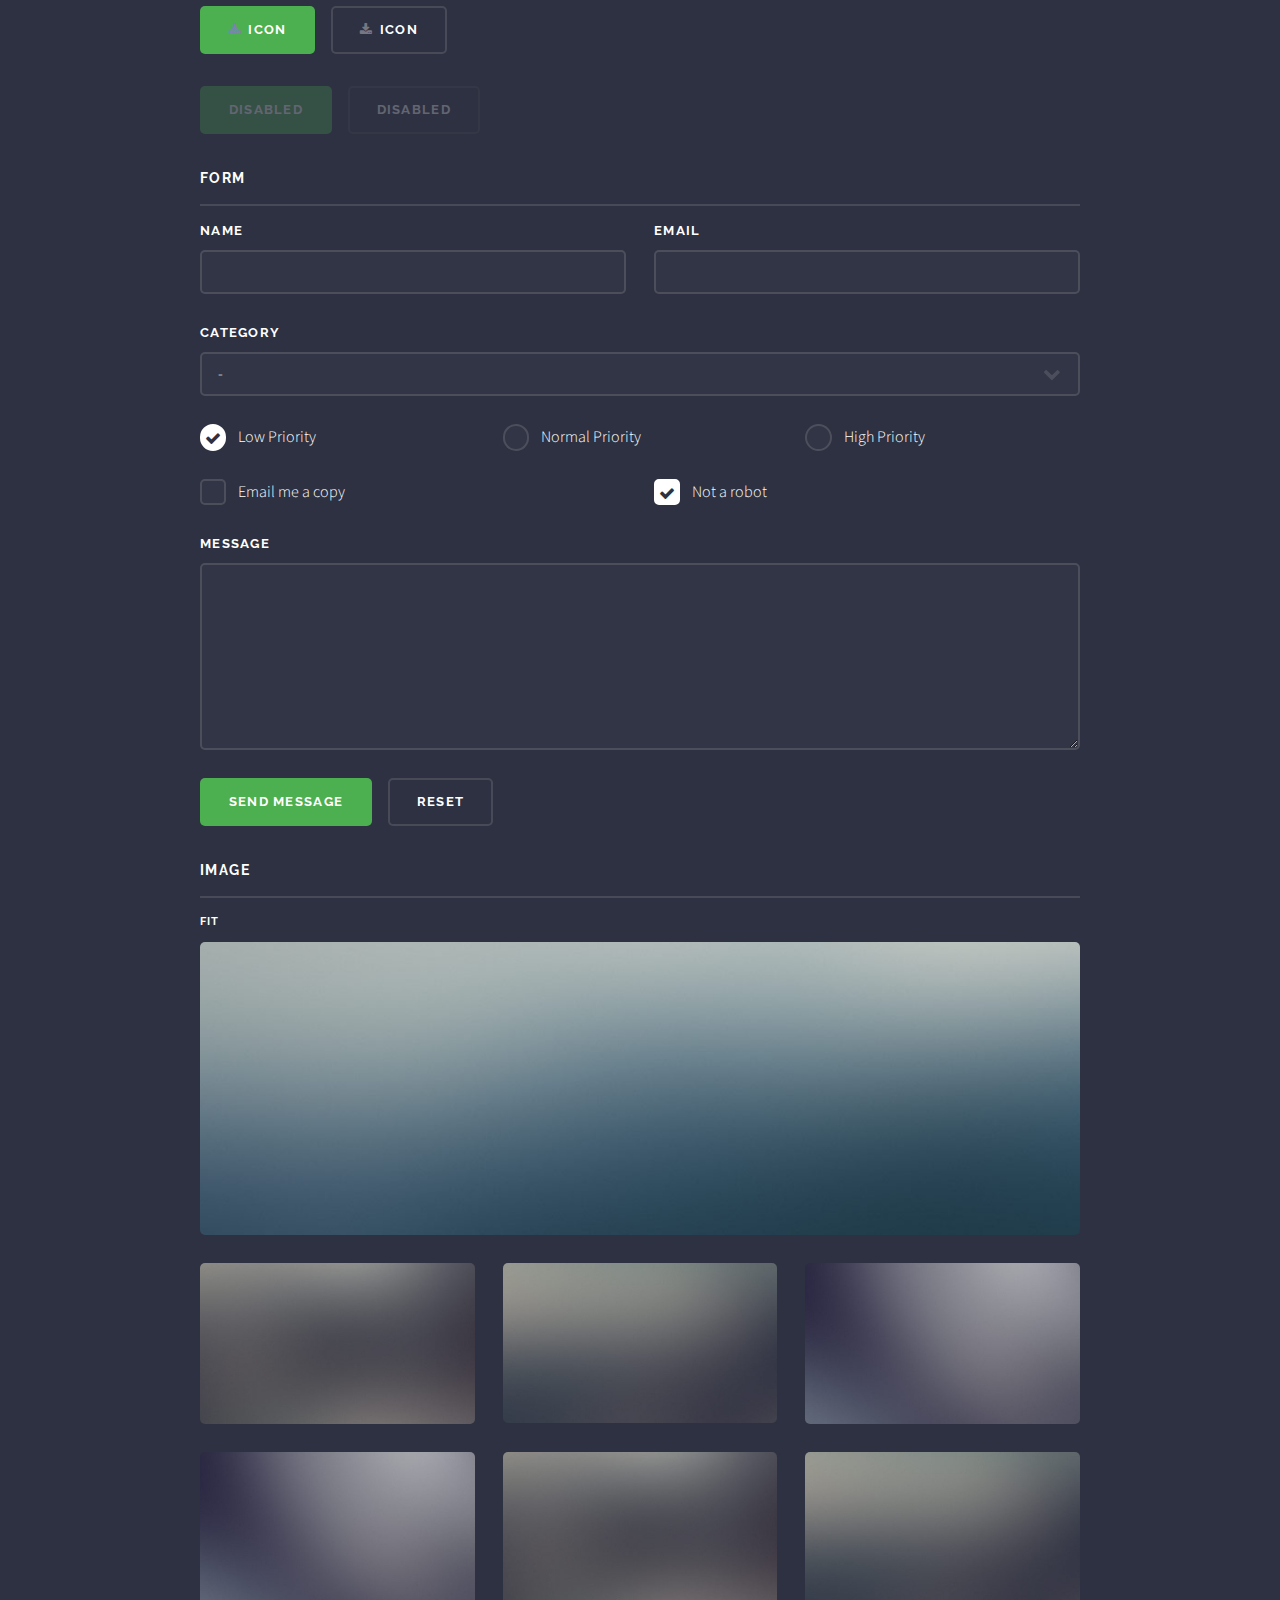
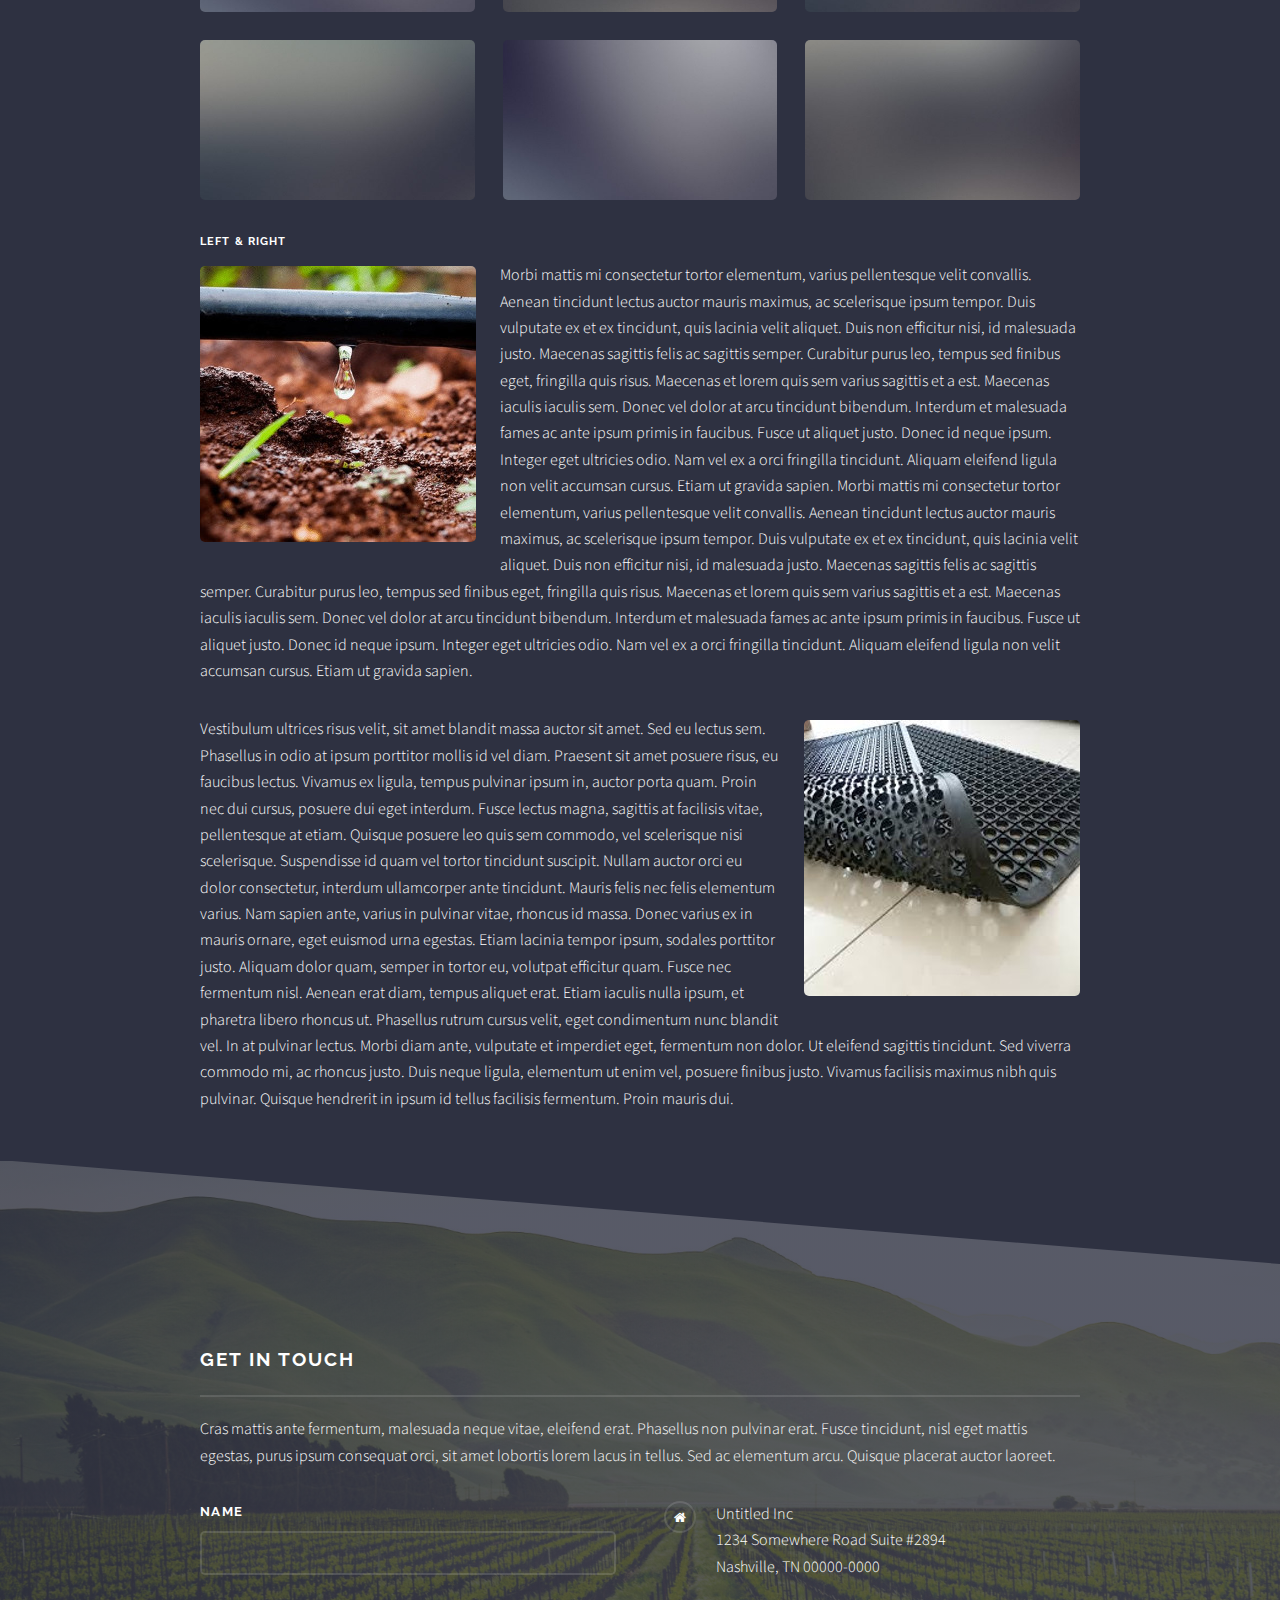
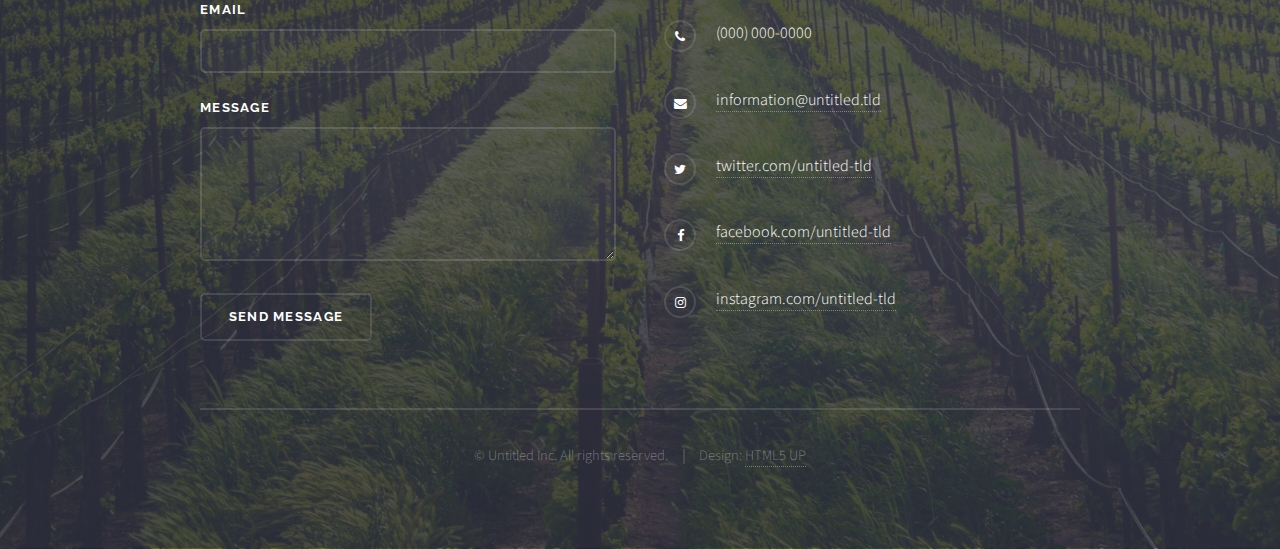
<file: elements.html>
<!DOCTYPE HTML>
<!--
	Solid State by HTML5 UP
	html5up.net | @ajlkn
	Free for personal and commercial use under the CCA 3.0 license (html5up.net/license)
-->
<html>
	<head>
		<title>Elements - Solid State by HTML5 UP</title>
		<meta charset="utf-8" />
		<meta name="viewport" content="width=device-width, initial-scale=1, user-scalable=no" />
		<link rel="stylesheet" href="assets/css/main.css" />
		<noscript><link rel="stylesheet" href="assets/css/noscript.css" /></noscript>
	</head>
	<body class="is-preload">

		<!-- Page Wrapper -->
			<div id="page-wrapper">

				<!-- Header -->
					<header id="header">
						<h1><a href="index.html">Solid State</a></h1>
						<nav>
							<a href="#menu">Menu</a>
						</nav>
					</header>

				<!-- Menu -->
					<nav id="menu">
						<div class="inner">
							<h2>Menu</h2>
							<ul class="links">
								<li><a href="index.html">Home</a></li>
								<li><a href="generic.html">Generic</a></li>
								<li><a href="elements.html">Elements</a></li>
								<li><a href="#">Log In</a></li>
								<li><a href="#">Sign Up</a></li>
							</ul>
							<a href="#" class="close">Close</a>
						</div>
					</nav>

				<!-- Wrapper -->
					<section id="wrapper">
						<header>
							<div class="inner">
								<h2>Elements</h2>
								<p>Phasellus non pulvinar erat. Fusce tincidunt nisl eget ipsum.</p>
							</div>
						</header>

						<!-- Content -->
							<div class="wrapper">
								<div class="inner">

									<section>
										<h3 class="major">Text</h3>
										<p>This is <b>bold</b> and this is <strong>strong</strong>. This is <i>italic</i> and this is <em>emphasized</em>.
										This is <sup>superscript</sup> text and this is <sub>subscript</sub> text.
										This is <u>underlined</u> and this is code: <code>for (;;) { ... }</code>. Finally, <a href="#">this is a link</a>.</p>
										<h4>Blockquote</h4>
										<blockquote>Fringilla nisl. Donec accumsan interdum nisi, quis tincidunt felis sagittis eget tempus euismod. Vestibulum ante ipsum primis in faucibus vestibulum. Blandit adipiscing eu felis iaculis volutpat ac adipiscing accumsan faucibus. Vestibulum ante ipsum primis in faucibus lorem ipsum dolor sit amet nullam adipiscing eu felis.</blockquote>
										<h4>Preformatted</h4>
										<pre><code>i = 0;

while (!deck.isInOrder()) {
  print 'Iteration ' + i;
  deck.shuffle();
  i++;
}

print 'It took ' + i + ' iterations to sort the deck.';</code></pre>
									</section>

									<section>
										<h3 class="major">Lists</h3>
										<div class="row">
											<div class="col-6 col-12-medium">
												<h4>Unordered</h4>
												<ul>
													<li>Dolor pulvinar etiam.</li>
													<li>Sagittis adipiscing.</li>
													<li>Felis enim feugiat.</li>
												</ul>
												<h4>Alternate</h4>
												<ul class="alt">
													<li>Dolor pulvinar etiam.</li>
													<li>Sagittis adipiscing.</li>
													<li>Felis enim feugiat.</li>
												</ul>
											</div>
											<div class="col-6 col-12-medium">
												<h4>Ordered</h4>
												<ol>
													<li>Dolor pulvinar etiam.</li>
													<li>Etiam vel felis viverra.</li>
													<li>Felis enim feugiat.</li>
													<li>Dolor pulvinar etiam.</li>
													<li>Etiam vel felis lorem.</li>
													<li>Felis enim et feugiat.</li>
												</ol>
												<h4>Icons</h4>
												<ul class="icons">
													<li><a href="#" class="icon fa-twitter"><span class="label">Twitter</span></a></li>
													<li><a href="#" class="icon fa-facebook"><span class="label">Facebook</span></a></li>
													<li><a href="#" class="icon fa-instagram"><span class="label">Instagram</span></a></li>
													<li><a href="#" class="icon fa-github"><span class="label">Github</span></a></li>
												</ul>
											</div>
										</div>
										<h4>Actions</h4>
										<div class="row">
											<div class="col-6 col-12-medium">
												<ul class="actions">
													<li><a href="#" class="button primary">Default</a></li>
													<li><a href="#" class="button">Default</a></li>
												</ul>
												<ul class="actions small">
													<li><a href="#" class="button primary small">Small</a></li>
													<li><a href="#" class="button small">Small</a></li>
												</ul>
												<ul class="actions stacked">
													<li><a href="#" class="button primary">Default</a></li>
													<li><a href="#" class="button">Default</a></li>
												</ul>
												<ul class="actions stacked small">
													<li><a href="#" class="button primary small">Small</a></li>
													<li><a href="#" class="button small">Small</a></li>
												</ul>
											</div>
											<div class="col-6 col-12-medium">
												<ul class="actions stacked">
													<li><a href="#" class="button primary fit">Default</a></li>
													<li><a href="#" class="button fit">Default</a></li>
												</ul>
												<ul class="actions stacked small">
													<li><a href="#" class="button primary small fit">Small</a></li>
													<li><a href="#" class="button small fit">Small</a></li>
												</ul>
											</div>
										</div>
										<h4>Pagination</h4>
										<ul class="pagination">
											<li><span class="button small disabled">Prev</span></li>
											<li><a href="#" class="page active">1</a></li>
											<li><a href="#" class="page">2</a></li>
											<li><a href="#" class="page">3</a></li>
											<li><span>&hellip;</span></li>
											<li><a href="#" class="page">8</a></li>
											<li><a href="#" class="page">9</a></li>
											<li><a href="#" class="page">10</a></li>
											<li><a href="#" class="button small">Next</a></li>
										</ul>
									</section>

									<section>
										<h3 class="major">Table</h3>
										<h4>Default</h4>
										<div class="table-wrapper">
											<table>
												<thead>
													<tr>
														<th>Name</th>
														<th>Description</th>
														<th>Price</th>
													</tr>
												</thead>
												<tbody>
													<tr>
														<td>Item One</td>
														<td>Ante turpis integer aliquet porttitor.</td>
														<td>29.99</td>
													</tr>
													<tr>
														<td>Item Two</td>
														<td>Vis ac commodo adipiscing arcu aliquet.</td>
														<td>19.99</td>
													</tr>
													<tr>
														<td>Item Three</td>
														<td> Morbi faucibus arcu accumsan lorem.</td>
														<td>29.99</td>
													</tr>
													<tr>
														<td>Item Four</td>
														<td>Vitae integer tempus condimentum.</td>
														<td>19.99</td>
													</tr>
													<tr>
														<td>Item Five</td>
														<td>Ante turpis integer aliquet porttitor.</td>
														<td>29.99</td>
													</tr>
												</tbody>
												<tfoot>
													<tr>
														<td colspan="2"></td>
														<td>100.00</td>
													</tr>
												</tfoot>
											</table>
										</div>

										<h4>Alternate</h4>
										<div class="table-wrapper">
											<table class="alt">
												<thead>
													<tr>
														<th>Name</th>
														<th>Description</th>
														<th>Price</th>
													</tr>
												</thead>
												<tbody>
													<tr>
														<td>Item One</td>
														<td>Ante turpis integer aliquet porttitor.</td>
														<td>29.99</td>
													</tr>
													<tr>
														<td>Item Two</td>
														<td>Vis ac commodo adipiscing arcu aliquet.</td>
														<td>19.99</td>
													</tr>
													<tr>
														<td>Item Three</td>
														<td> Morbi faucibus arcu accumsan lorem.</td>
														<td>29.99</td>
													</tr>
													<tr>
														<td>Item Four</td>
														<td>Vitae integer tempus condimentum.</td>
														<td>19.99</td>
													</tr>
													<tr>
														<td>Item Five</td>
														<td>Ante turpis integer aliquet porttitor.</td>
														<td>29.99</td>
													</tr>
												</tbody>
												<tfoot>
													<tr>
														<td colspan="2"></td>
														<td>100.00</td>
													</tr>
												</tfoot>
											</table>
										</div>
									</section>

									<section>
										<h3 class="major">Buttons</h3>
										<ul class="actions">
											<li><a href="#" class="button primary">Primary</a></li>
											<li><a href="#" class="button">Default</a></li>
										</ul>
										<ul class="actions">
											<li><a href="#" class="button large">Large</a></li>
											<li><a href="#" class="button small">Small</a></li>
										</ul>
										<ul class="actions fit">
											<li><a href="#" class="button fit">Fit</a></li>
											<li><a href="#" class="button primary fit">Fit</a></li>
											<li><a href="#" class="button fit">Fit</a></li>
										</ul>
										<ul class="actions fit small">
											<li><a href="#" class="button primary fit small">Fit + Small</a></li>
											<li><a href="#" class="button fit small">Fit + Small</a></li>
											<li><a href="#" class="button primary fit small">Fit + Small</a></li>
										</ul>
										<ul class="actions">
											<li><a href="#" class="button primary icon fa-download">Icon</a></li>
											<li><a href="#" class="button icon fa-download">Icon</a></li>
										</ul>
										<ul class="actions">
											<li><span class="button primary disabled">Disabled</span></li>
											<li><span class="button disabled">Disabled</span></li>
										</ul>
									</section>

									<section>
										<h3 class="major">Form</h3>
										<form method="post" action="#">
											<div class="row gtr-uniform">
												<div class="col-6 col-12-xsmall">
													<label for="demo-name">Name</label>
													<input type="text" name="demo-name" id="demo-name" value="" />
												</div>
												<div class="col-6 col-12-xsmall">
													<label for="demo-email">Email</label>
													<input type="email" name="demo-email" id="demo-email" value="" />
												</div>
												<div class="col-12">
													<label for="demo-category">Category</label>
													<select name="demo-category" id="demo-category">
														<option value="">-</option>
														<option value="1">Manufacturing</option>
														<option value="1">Shipping</option>
														<option value="1">Administration</option>
														<option value="1">Human Resources</option>
													</select>
												</div>
												<div class="col-4 col-12-small">
													<input type="radio" id="demo-priority-low" name="demo-priority" checked>
													<label for="demo-priority-low">Low Priority</label>
												</div>
												<div class="col-4 col-12-small">
													<input type="radio" id="demo-priority-normal" name="demo-priority">
													<label for="demo-priority-normal">Normal Priority</label>
												</div>
												<div class="col-4 col-12-small">
													<input type="radio" id="demo-priority-high" name="demo-priority">
													<label for="demo-priority-high">High Priority</label>
												</div>
												<div class="col-6 col-12-small">
													<input type="checkbox" id="demo-copy" name="demo-copy">
													<label for="demo-copy">Email me a copy</label>
												</div>
												<div class="col-6 col-12-small">
													<input type="checkbox" id="demo-human" name="demo-human" checked>
													<label for="demo-human">Not a robot</label>
												</div>
												<div class="col-12">
													<label for="demo-message">Message</label>
													<textarea name="demo-message" id="demo-message" rows="6"></textarea>
												</div>
												<div class="col-12">
													<ul class="actions">
														<li><input type="submit" value="Send Message" class="primary" /></li>
														<li><input type="reset" value="Reset" /></li>
													</ul>
												</div>
											</div>
										</form>
									</section>

									<section>
										<h3 class="major">Image</h3>
										<h4>Fit</h4>
										<div class="box alt">
											<div class="row gtr-uniform">
												<div class="col-12"><span class="image fit"><img src="images/pic08.jpg" alt="" /></span></div>
												<div class="col-4"><span class="image fit"><img src="images/pic05.jpg" alt="" /></span></div>
												<div class="col-4"><span class="image fit"><img src="images/pic06.jpg" alt="" /></span></div>
												<div class="col-4"><span class="image fit"><img src="images/pic07.jpg" alt="" /></span></div>
												<div class="col-4"><span class="image fit"><img src="images/pic07.jpg" alt="" /></span></div>
												<div class="col-4"><span class="image fit"><img src="images/pic05.jpg" alt="" /></span></div>
												<div class="col-4"><span class="image fit"><img src="images/pic06.jpg" alt="" /></span></div>
												<div class="col-4"><span class="image fit"><img src="images/pic06.jpg" alt="" /></span></div>
												<div class="col-4"><span class="image fit"><img src="images/pic07.jpg" alt="" /></span></div>
												<div class="col-4"><span class="image fit"><img src="images/pic05.jpg" alt="" /></span></div>
											</div>
										</div>
										<h4>Left &amp; Right</h4>
										<p><span class="image left"><img src="images/pic01.jpg" alt="" /></span>Morbi mattis mi consectetur tortor elementum, varius pellentesque velit convallis. Aenean tincidunt lectus auctor mauris maximus, ac scelerisque ipsum tempor. Duis vulputate ex et ex tincidunt, quis lacinia velit aliquet. Duis non efficitur nisi, id malesuada justo. Maecenas sagittis felis ac sagittis semper. Curabitur purus leo, tempus sed finibus eget, fringilla quis risus. Maecenas et lorem quis sem varius sagittis et a est. Maecenas iaculis iaculis sem. Donec vel dolor at arcu tincidunt bibendum. Interdum et malesuada fames ac ante ipsum primis in faucibus. Fusce ut aliquet justo. Donec id neque ipsum. Integer eget ultricies odio. Nam vel ex a orci fringilla tincidunt. Aliquam eleifend ligula non velit accumsan cursus. Etiam ut gravida sapien. Morbi mattis mi consectetur tortor elementum, varius pellentesque velit convallis. Aenean tincidunt lectus auctor mauris maximus, ac scelerisque ipsum tempor. Duis vulputate ex et ex tincidunt, quis lacinia velit aliquet. Duis non efficitur nisi, id malesuada justo. Maecenas sagittis felis ac sagittis semper. Curabitur purus leo, tempus sed finibus eget, fringilla quis risus. Maecenas et lorem quis sem varius sagittis et a est. Maecenas iaculis iaculis sem. Donec vel dolor at arcu tincidunt bibendum. Interdum et malesuada fames ac ante ipsum primis in faucibus. Fusce ut aliquet justo. Donec id neque ipsum. Integer eget ultricies odio. Nam vel ex a orci fringilla tincidunt. Aliquam eleifend ligula non velit accumsan cursus. Etiam ut gravida sapien.</p>
										<p><span class="image right"><img src="images/pic02.jpg" alt="" /></span>Vestibulum ultrices risus velit, sit amet blandit massa auctor sit amet. Sed eu lectus sem. Phasellus in odio at ipsum porttitor mollis id vel diam. Praesent sit amet posuere risus, eu faucibus lectus. Vivamus ex ligula, tempus pulvinar ipsum in, auctor porta quam. Proin nec dui cursus, posuere dui eget interdum. Fusce lectus magna, sagittis at facilisis vitae, pellentesque at etiam. Quisque posuere leo quis sem commodo, vel scelerisque nisi scelerisque. Suspendisse id quam vel tortor tincidunt suscipit. Nullam auctor orci eu dolor consectetur, interdum ullamcorper ante tincidunt. Mauris felis nec felis elementum varius. Nam sapien ante, varius in pulvinar vitae, rhoncus id massa. Donec varius ex in mauris ornare, eget euismod urna egestas. Etiam lacinia tempor ipsum, sodales porttitor justo. Aliquam dolor quam, semper in tortor eu, volutpat efficitur quam. Fusce nec fermentum nisl. Aenean erat diam, tempus aliquet erat. Etiam iaculis nulla ipsum, et pharetra libero rhoncus ut. Phasellus rutrum cursus velit, eget condimentum nunc blandit vel. In at pulvinar lectus. Morbi diam ante, vulputate et imperdiet eget, fermentum non dolor. Ut eleifend sagittis tincidunt. Sed viverra commodo mi, ac rhoncus justo. Duis neque ligula, elementum ut enim vel, posuere finibus justo. Vivamus facilisis maximus nibh quis pulvinar. Quisque hendrerit in ipsum id tellus facilisis fermentum. Proin mauris dui.</p>
									</section>

								</div>
							</div>

					</section>

				<!-- Footer -->
					<section id="footer">
						<div class="inner">
							<h2 class="major">Get in touch</h2>
							<p>Cras mattis ante fermentum, malesuada neque vitae, eleifend erat. Phasellus non pulvinar erat. Fusce tincidunt, nisl eget mattis egestas, purus ipsum consequat orci, sit amet lobortis lorem lacus in tellus. Sed ac elementum arcu. Quisque placerat auctor laoreet.</p>
							<form method="post" action="#">
								<div class="fields">
									<div class="field">
										<label for="name">Name</label>
										<input type="text" name="name" id="name" />
									</div>
									<div class="field">
										<label for="email">Email</label>
										<input type="email" name="email" id="email" />
									</div>
									<div class="field">
										<label for="message">Message</label>
										<textarea name="message" id="message" rows="4"></textarea>
									</div>
								</div>
								<ul class="actions">
									<li><input type="submit" value="Send Message" /></li>
								</ul>
							</form>
							<ul class="contact">
								<li class="fa-home">
									Untitled Inc<br />
									1234 Somewhere Road Suite #2894<br />
									Nashville, TN 00000-0000
								</li>
								<li class="fa-phone">(000) 000-0000</li>
								<li class="fa-envelope"><a href="#">information@untitled.tld</a></li>
								<li class="fa-twitter"><a href="#">twitter.com/untitled-tld</a></li>
								<li class="fa-facebook"><a href="#">facebook.com/untitled-tld</a></li>
								<li class="fa-instagram"><a href="#">instagram.com/untitled-tld</a></li>
							</ul>
							<ul class="copyright">
								<li>&copy; Untitled Inc. All rights reserved.</li><li>Design: <a href="http://html5up.net">HTML5 UP</a></li>
							</ul>
						</div>
					</section>

			</div>

		<!-- Scripts -->
			<script src="assets/js/jquery.min.js"></script>
			<script src="assets/js/jquery.scrollex.min.js"></script>
			<script src="assets/js/browser.min.js"></script>
			<script src="assets/js/breakpoints.min.js"></script>
			<script src="assets/js/util.js"></script>
			<script src="assets/js/main.js"></script>

	</body>
</html>
</file>
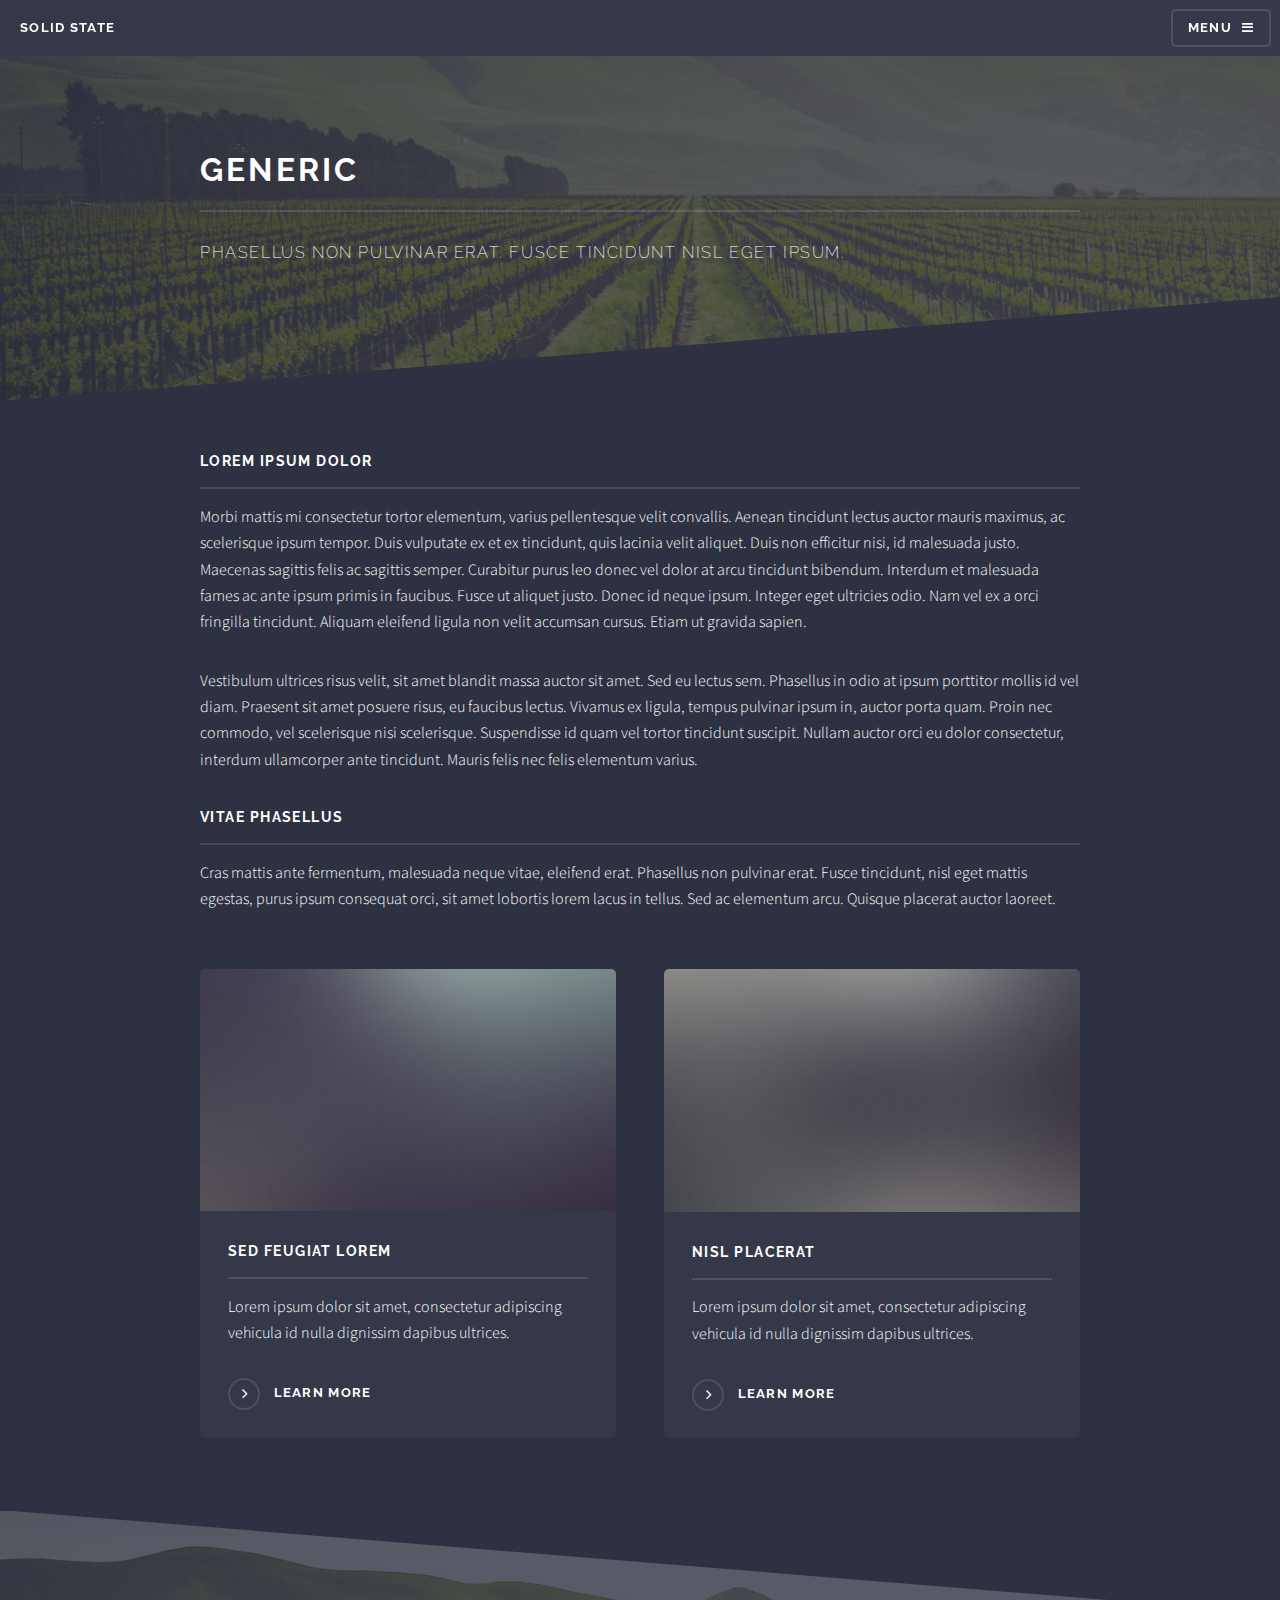
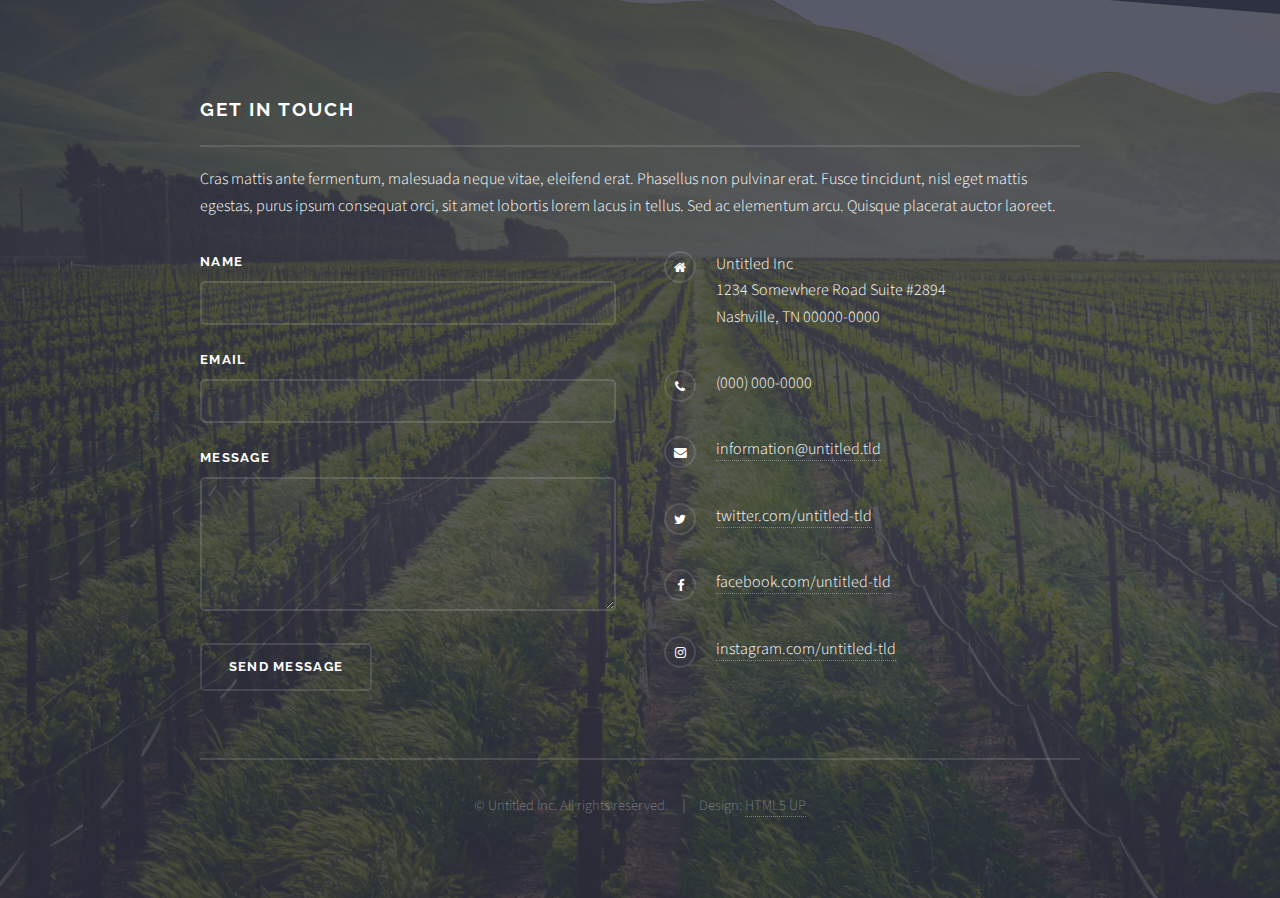
<file: generic.html>
<!DOCTYPE HTML>
<!--
	Solid State by HTML5 UP
	html5up.net | @ajlkn
	Free for personal and commercial use under the CCA 3.0 license (html5up.net/license)
-->
<html>
	<head>
		<title>Generic - Solid State by HTML5 UP</title>
		<meta charset="utf-8" />
		<meta name="viewport" content="width=device-width, initial-scale=1, user-scalable=no" />
		<link rel="stylesheet" href="assets/css/main.css" />
		<noscript><link rel="stylesheet" href="assets/css/noscript.css" /></noscript>
	</head>
	<body class="is-preload">

		<!-- Page Wrapper -->
			<div id="page-wrapper">

				<!-- Header -->
					<header id="header">
						<h1><a href="index.html">Solid State</a></h1>
						<nav>
							<a href="#menu">Menu</a>
						</nav>
					</header>

				<!-- Menu -->
					<nav id="menu">
						<div class="inner">
							<h2>Menu</h2>
							<ul class="links">
								<li><a href="index.html">Home</a></li>
								<li><a href="generic.html">Generic</a></li>
								<li><a href="elements.html">Elements</a></li>
								<li><a href="#">Log In</a></li>
								<li><a href="#">Sign Up</a></li>
							</ul>
							<a href="#" class="close">Close</a>
						</div>
					</nav>

				<!-- Wrapper -->
					<section id="wrapper">
						<header>
							<div class="inner">
								<h2>Generic</h2>
								<p>Phasellus non pulvinar erat. Fusce tincidunt nisl eget ipsum.</p>
							</div>
						</header>

						<!-- Content -->
							<div class="wrapper">
								<div class="inner">

									<h3 class="major">Lorem ipsum dolor</h3>
									<p>Morbi mattis mi consectetur tortor elementum, varius pellentesque velit convallis. Aenean tincidunt lectus auctor mauris maximus, ac scelerisque ipsum tempor. Duis vulputate ex et ex tincidunt, quis lacinia velit aliquet. Duis non efficitur nisi, id malesuada justo. Maecenas sagittis felis ac sagittis semper. Curabitur purus leo donec vel dolor at arcu tincidunt bibendum. Interdum et malesuada fames ac ante ipsum primis in faucibus. Fusce ut aliquet justo. Donec id neque ipsum. Integer eget ultricies odio. Nam vel ex a orci fringilla tincidunt. Aliquam eleifend ligula non velit accumsan cursus. Etiam ut gravida sapien.</p>

									<p>Vestibulum ultrices risus velit, sit amet blandit massa auctor sit amet. Sed eu lectus sem. Phasellus in odio at ipsum porttitor mollis id vel diam. Praesent sit amet posuere risus, eu faucibus lectus. Vivamus ex ligula, tempus pulvinar ipsum in, auctor porta quam. Proin nec commodo, vel scelerisque nisi scelerisque. Suspendisse id quam vel tortor tincidunt suscipit. Nullam auctor orci eu dolor consectetur, interdum ullamcorper ante tincidunt. Mauris felis nec felis elementum varius.</p>

									<h3 class="major">Vitae phasellus</h3>
									<p>Cras mattis ante fermentum, malesuada neque vitae, eleifend erat. Phasellus non pulvinar erat. Fusce tincidunt, nisl eget mattis egestas, purus ipsum consequat orci, sit amet lobortis lorem lacus in tellus. Sed ac elementum arcu. Quisque placerat auctor laoreet.</p>

									<section class="features">
										<article>
											<a href="#" class="image"><img src="images/pic04.jpg" alt="" /></a>
											<h3 class="major">Sed feugiat lorem</h3>
											<p>Lorem ipsum dolor sit amet, consectetur adipiscing vehicula id nulla dignissim dapibus ultrices.</p>
											<a href="#" class="special">Learn more</a>
										</article>
										<article>
											<a href="#" class="image"><img src="images/pic05.jpg" alt="" /></a>
											<h3 class="major">Nisl placerat</h3>
											<p>Lorem ipsum dolor sit amet, consectetur adipiscing vehicula id nulla dignissim dapibus ultrices.</p>
											<a href="#" class="special">Learn more</a>
										</article>
									</section>

								</div>
							</div>

					</section>

				<!-- Footer -->
					<section id="footer">
						<div class="inner">
							<h2 class="major">Get in touch</h2>
							<p>Cras mattis ante fermentum, malesuada neque vitae, eleifend erat. Phasellus non pulvinar erat. Fusce tincidunt, nisl eget mattis egestas, purus ipsum consequat orci, sit amet lobortis lorem lacus in tellus. Sed ac elementum arcu. Quisque placerat auctor laoreet.</p>
							<form method="post" action="#">
								<div class="fields">
									<div class="field">
										<label for="name">Name</label>
										<input type="text" name="name" id="name" />
									</div>
									<div class="field">
										<label for="email">Email</label>
										<input type="email" name="email" id="email" />
									</div>
									<div class="field">
										<label for="message">Message</label>
										<textarea name="message" id="message" rows="4"></textarea>
									</div>
								</div>
								<ul class="actions">
									<li><input type="submit" value="Send Message" /></li>
								</ul>
							</form>
							<ul class="contact">
								<li class="fa-home">
									Untitled Inc<br />
									1234 Somewhere Road Suite #2894<br />
									Nashville, TN 00000-0000
								</li>
								<li class="fa-phone">(000) 000-0000</li>
								<li class="fa-envelope"><a href="#">information@untitled.tld</a></li>
								<li class="fa-twitter"><a href="#">twitter.com/untitled-tld</a></li>
								<li class="fa-facebook"><a href="#">facebook.com/untitled-tld</a></li>
								<li class="fa-instagram"><a href="#">instagram.com/untitled-tld</a></li>
							</ul>
							<ul class="copyright">
								<li>&copy; Untitled Inc. All rights reserved.</li><li>Design: <a href="http://html5up.net">HTML5 UP</a></li>
							</ul>
						</div>
					</section>

			</div>

		<!-- Scripts -->
			<script src="assets/js/jquery.min.js"></script>
			<script src="assets/js/jquery.scrollex.min.js"></script>
			<script src="assets/js/browser.min.js"></script>
			<script src="assets/js/breakpoints.min.js"></script>
			<script src="assets/js/util.js"></script>
			<script src="assets/js/main.js"></script>

	</body>
</html>
</file>
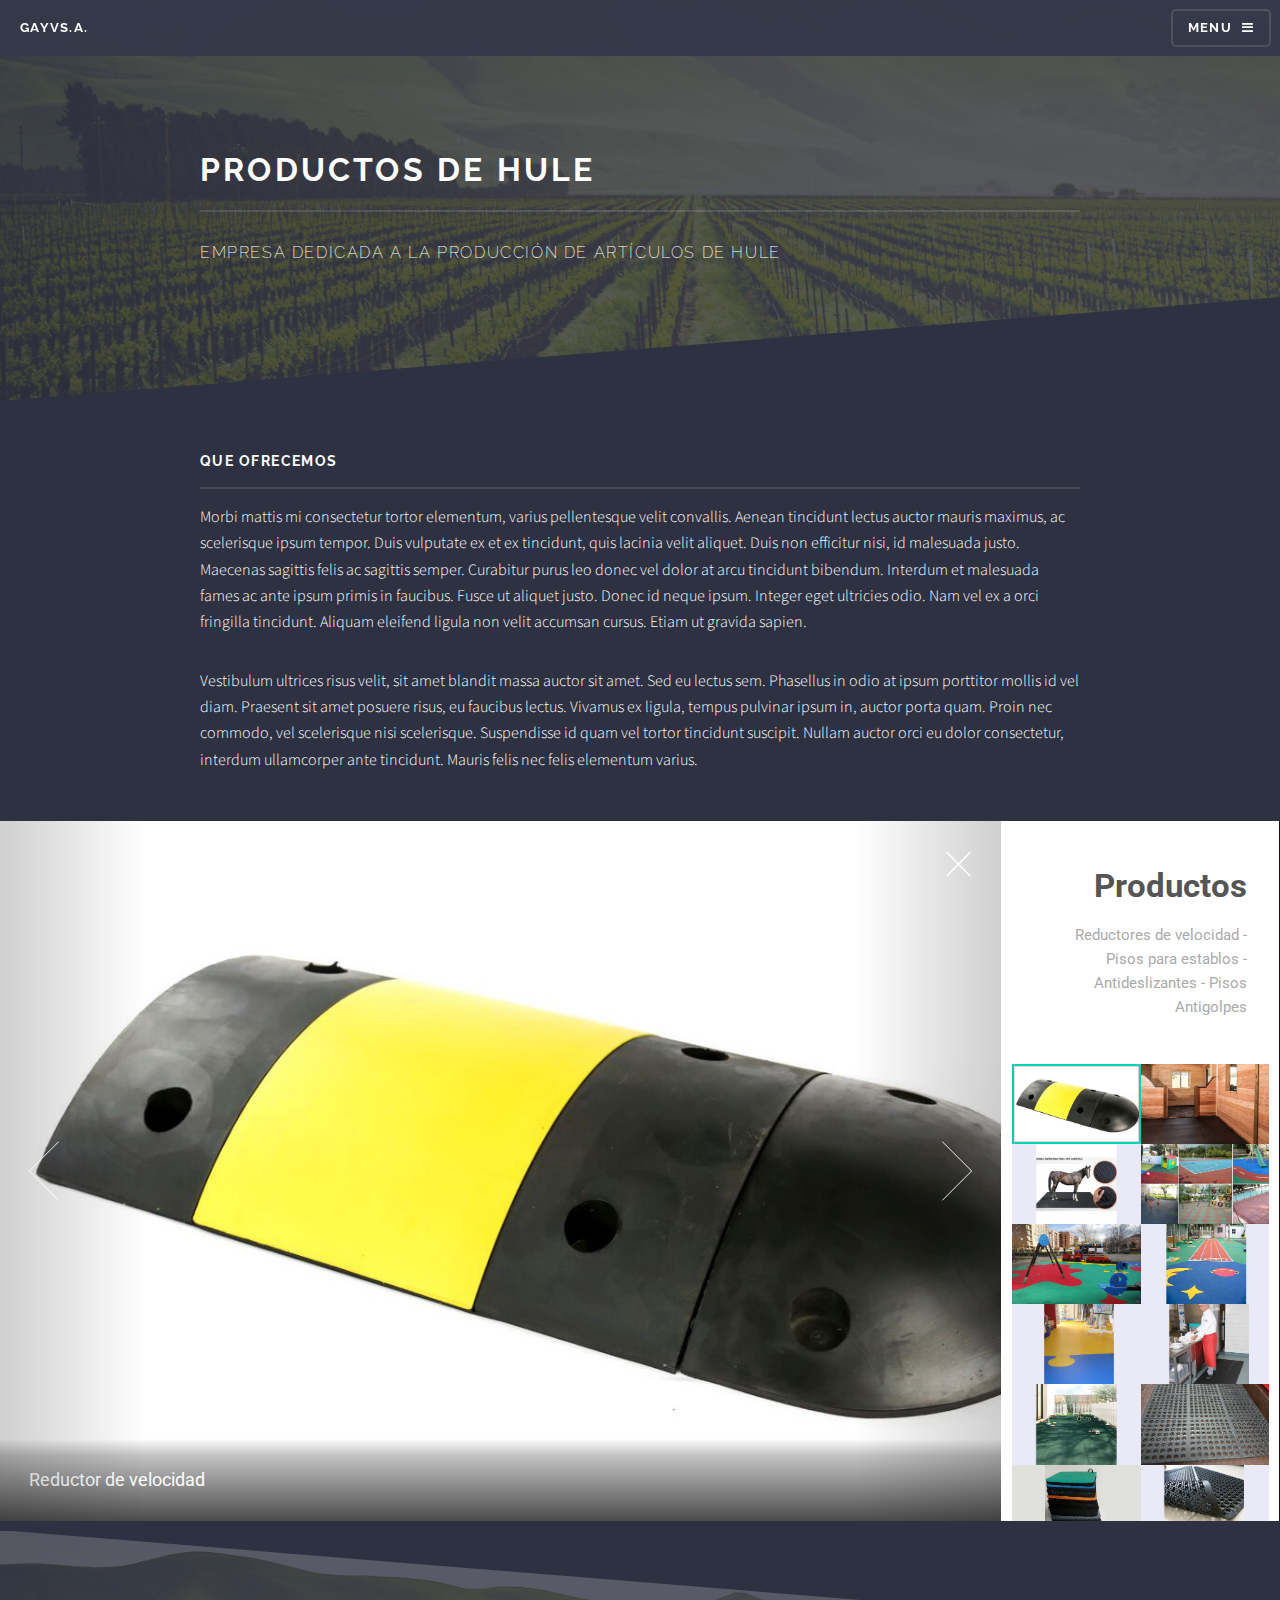
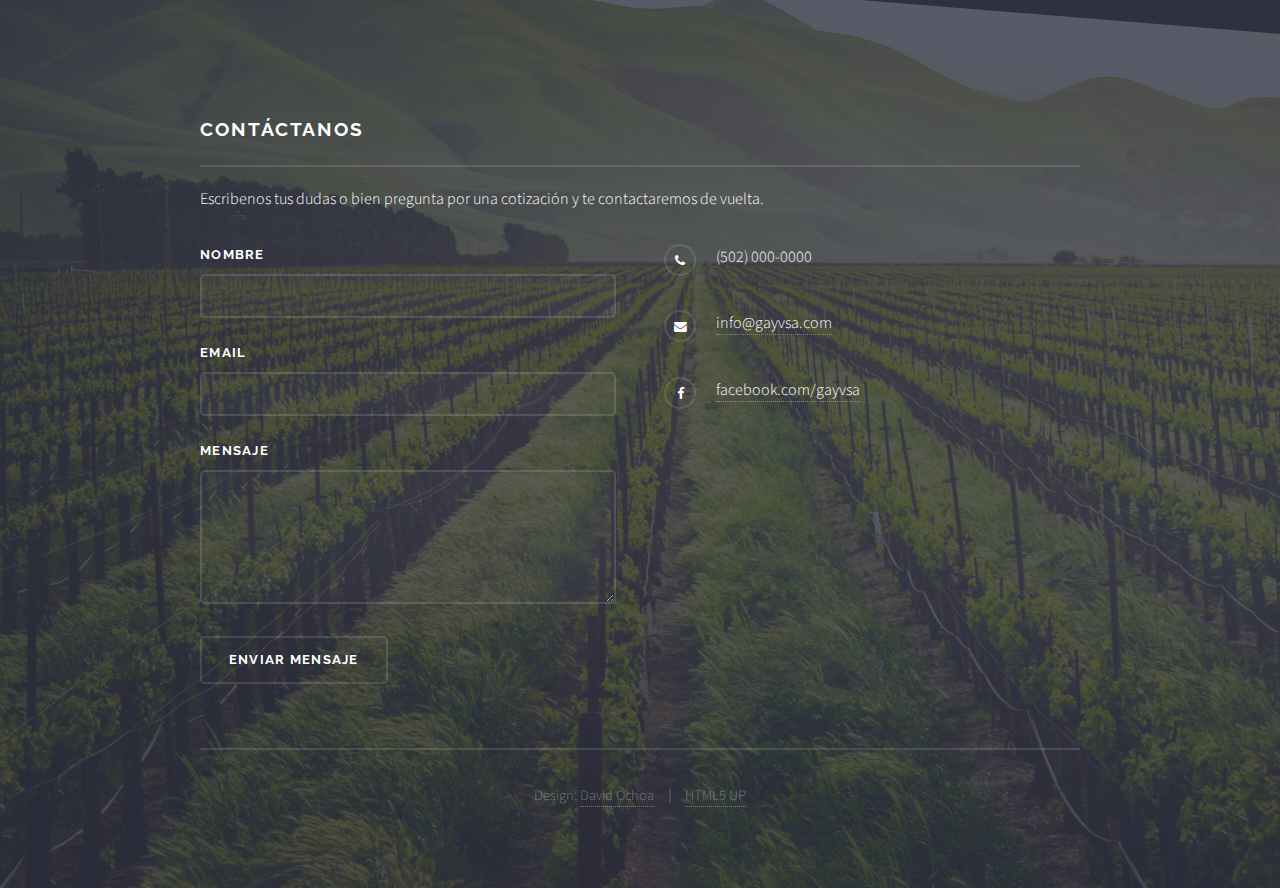
<file: hules.html>
<!DOCTYPE HTML>
<!--
	Solid State by HTML5 UP
	html5up.net | @ajlkn
	Free for personal and commercial use under the CCA 3.0 license (html5up.net/license)
-->
<html>
	<head>
		<link rel="shortcut icon" type="image/x-icon" href="images/favicon.ico" />
		<title>GAYVS.A. - Productos de Hule</title>
		<meta charset="utf-8" />
		<meta name="viewport" content="width=device-width, initial-scale=1, user-scalable=no" />
		<link rel="stylesheet" href="assets/css/main.css" />
		<noscript><link rel="stylesheet" href="assets/css/noscript.css" /></noscript>
	</head>
	<body class="hules is-preload">

		<!-- Page Wrapper -->
			<div id="page-wrapper">

				<!-- Header -->
					<header id="header">
						<h1><a href="index.html">GAYVS.A.</a></h1>
						<nav>
							<a href="#menu">Menu</a>
						</nav>
					</header>

				<!-- Menu -->
					<nav id="menu">
						<div class="inner">
							<h2>Menu</h2>
							<ul class="links">
								<li><a href="index.html">GAYVS.A.</a></li>
								<li><a href="agricolas.html">Agr&iacute;colas</a></li>
								<li><a href="#">Hules</a></li>
								<li><a href="tuberias.html">Tuber&iacute;as</a></li>
								<li><a href="#footer">Cont&aacute;ctanos</a></li>
							</ul>
							<a href="#" class="close">Cerrar</a>
						</div>
					</nav>

				<!-- Wrapper -->
					<section id="wrapper">
						<header>
							<div class="inner">
								<h2>Productos de Hule</h2>
								<p>Empresa dedicada a la producci&oacute;n de art&iacute;culos de hule</p>
							</div>
						</header>

						<!-- Content -->
							<div class="wrapper">
								<div class="inner">

									<h3 class="major">Que ofrecemos</h3>
									<p>Morbi mattis mi consectetur tortor elementum, varius pellentesque velit convallis. Aenean tincidunt lectus auctor mauris maximus, ac scelerisque ipsum tempor. Duis vulputate ex et ex tincidunt, quis lacinia velit aliquet. Duis non efficitur nisi, id malesuada justo. Maecenas sagittis felis ac sagittis semper. Curabitur purus leo donec vel dolor at arcu tincidunt bibendum. Interdum et malesuada fames ac ante ipsum primis in faucibus. Fusce ut aliquet justo. Donec id neque ipsum. Integer eget ultricies odio. Nam vel ex a orci fringilla tincidunt. Aliquam eleifend ligula non velit accumsan cursus. Etiam ut gravida sapien.</p>

									<p>Vestibulum ultrices risus velit, sit amet blandit massa auctor sit amet. Sed eu lectus sem. Phasellus in odio at ipsum porttitor mollis id vel diam. Praesent sit amet posuere risus, eu faucibus lectus. Vivamus ex ligula, tempus pulvinar ipsum in, auctor porta quam. Proin nec commodo, vel scelerisque nisi scelerisque. Suspendisse id quam vel tortor tincidunt suscipit. Nullam auctor orci eu dolor consectetur, interdum ullamcorper ante tincidunt. Mauris felis nec felis elementum varius.</p>

								</div>
								<!-- Carrousel -->
								<div  width="100%" >
								<object type="text/html" data="productos/hules/index.html"  width="100%" height="700px" style="overflow:auto;border:0px">
								</object>
								</div>
							</div>
					</section>

				<!-- Footer -->
				<section id="footer">
					<div class="inner">
						<h2 class="major">Cont&aacute;ctanos</h2>
						<p>Escribenos tus dudas o bien pregunta por una cotizaci&oacute;n y te contactaremos de vuelta.</p>
						<form method="post" action="#">
							<div class="fields">
								<div class="field">
									<label for="name">Nombre</label>
									<input type="text" name="name" id="name" />
								</div>
								<div class="field">
									<label for="email">Email</label>
									<input type="email" name="email" id="email" />
								</div>
								<div class="field">
									<label for="message">Mensaje</label>
									<textarea name="message" id="message" rows="4"></textarea>
								</div>
							</div>
							<ul class="actions">
								<li><input type="submit" value="Enviar Mensaje" /></li>
							</ul>
						</form>
						<ul class="contact">
							<li class="fa-phone">(502) 000-0000</li>
							<li class="fa-envelope"><a href="#">info@gayvsa.com</a></li>
							<li class="fa-facebook"><a href="#">facebook.com/gayvsa</a></li>
						</ul>
						<ul class="copyright">
							<li>Design: <a href="https://davidochoa.tk">David Ochoa</a> </li><li> <a href="http://html5up.net">HTML5 UP</a></li>
						</ul>
					</div>
				</section>

			</div>

		<!-- Scripts -->
			<script src="assets/js/jquery.min.js"></script>
			<script src="assets/js/jquery.scrollex.min.js"></script>
			<script src="assets/js/browser.min.js"></script>
			<script src="assets/js/breakpoints.min.js"></script>
			<script src="assets/js/util.js"></script>
			<script src="assets/js/main.js"></script>

	</body>
</html>
</file>
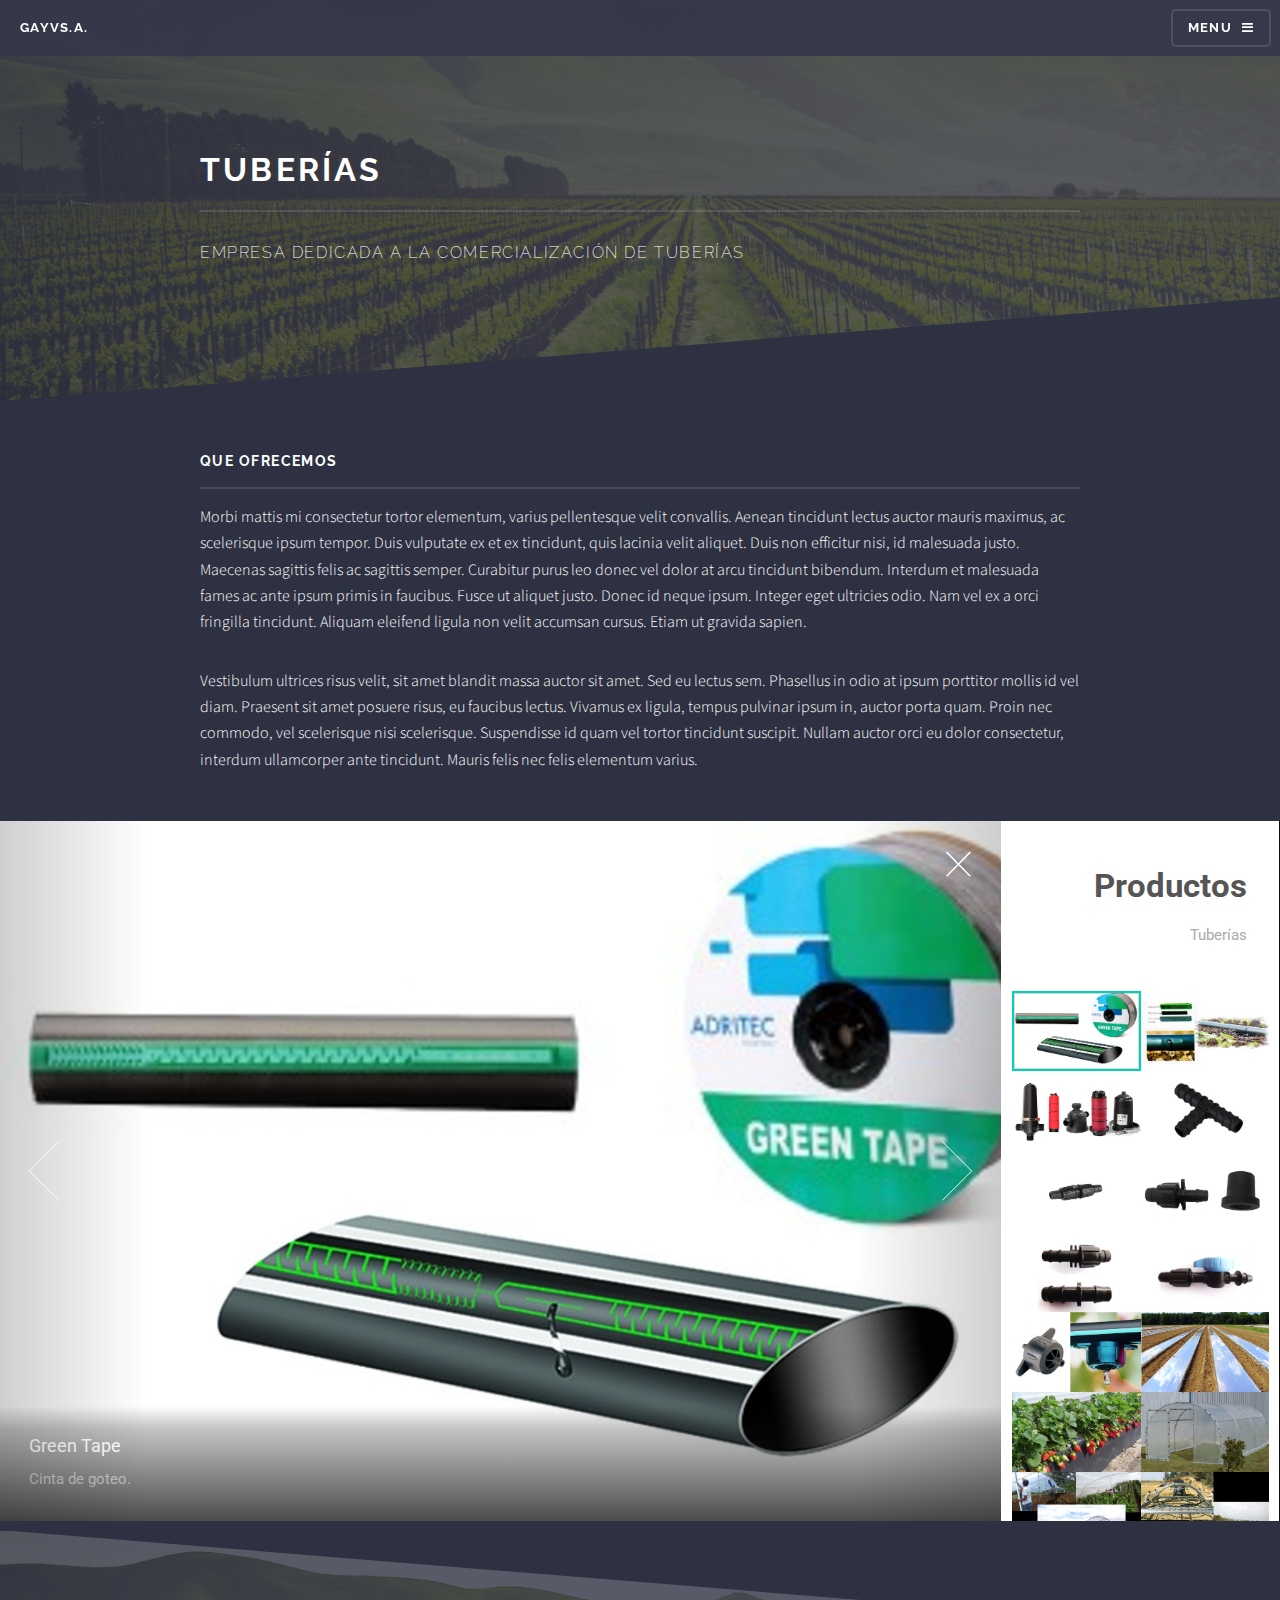
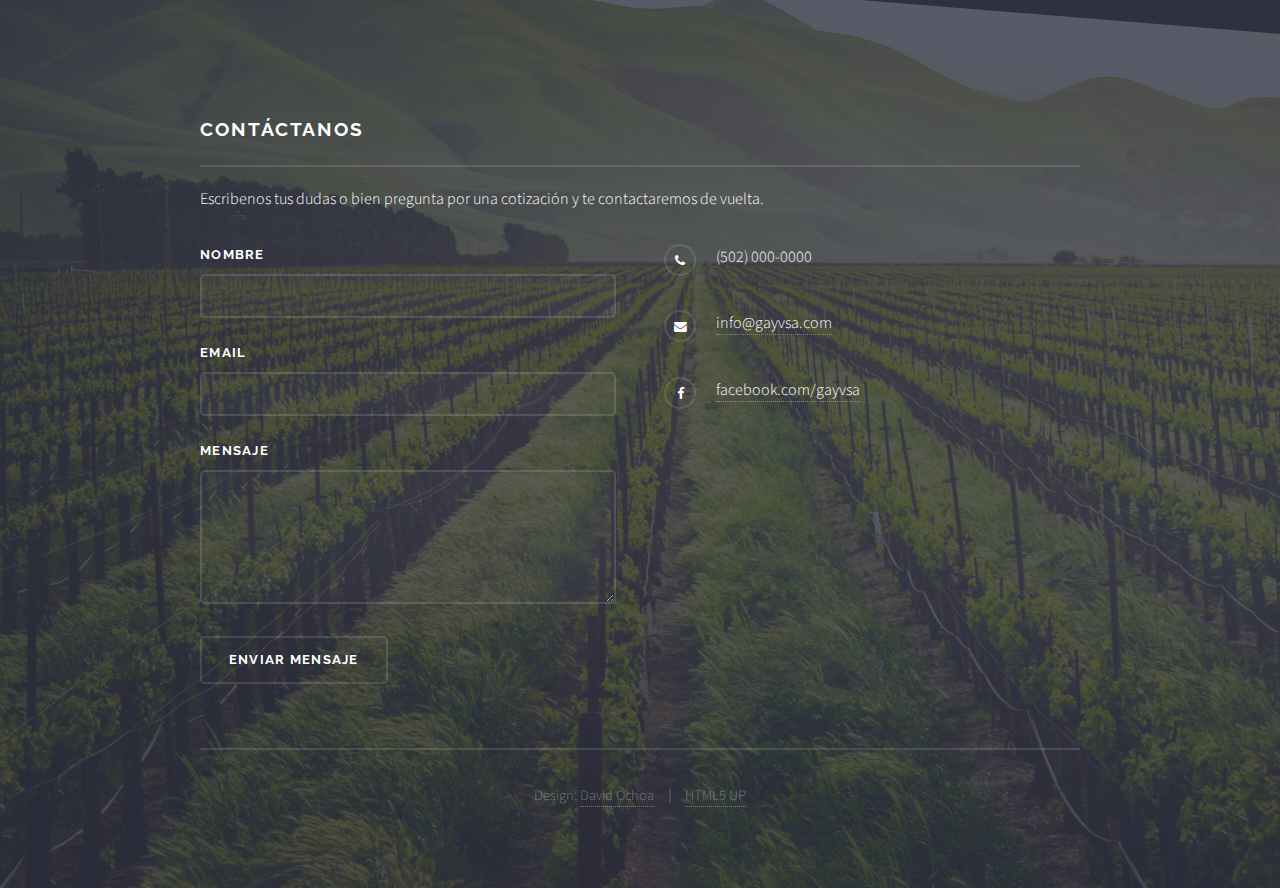
<file: tuberias.html>
<!DOCTYPE HTML>
<!--
	Solid State by HTML5 UP
	html5up.net | @ajlkn
	Free for personal and commercial use under the CCA 3.0 license (html5up.net/license)
-->
<html>
	<head>
		<link rel="shortcut icon" type="image/x-icon" href="images/favicon.ico" />
		<title>GAYVS.A. - Tuber&iacute;as</title>
		<meta charset="utf-8" />
		<meta name="viewport" content="width=device-width, initial-scale=1, user-scalable=no" />
		<link rel="stylesheet" href="assets/css/main.css" />
		<noscript><link rel="stylesheet" href="assets/css/noscript.css" /></noscript>
	</head>
	<body class="tuberias is-preload">

		<!-- Page Wrapper -->
			<div id="page-wrapper">

				<!-- Header -->
					<header id="header">
						<h1><a href="index.html">GAYVS.A.</a></h1>
						<nav>
							<a href="#menu">Menu</a>
						</nav>
					</header>

				<!-- Menu -->
					<nav id="menu">
						<div class="inner">
							<h2>Menu</h2>
							<ul class="links">
								<li><a href="index.html">GAYVS.A.</a></li>
								<li><a href="agricultura.html">Agr&iacute;colas</a></li>
								<li><a href="hules.html">Hules</a></li>
								<li><a href="#">Tuber&iacute;as</a></li>
								<li><a href="#footer">Cont&aacute;ctanos</a></li>
							</ul>
							<a href="#" class="close">Cerrar</a>
						</div>
					</nav>

				<!-- Wrapper -->
					<section id="wrapper">
						<header>
							<div class="inner">
								<h2>Tuber&iacute;as</h2>
								<p>Empresa dedicada a la comercializaci&oacute;n de Tuber&iacute;as</p>
							</div>
						</header>

						<!-- Content -->
							<div class="wrapper">
								<div class="inner">

									<h3 class="major">Que ofrecemos</h3>
									<p>Morbi mattis mi consectetur tortor elementum, varius pellentesque velit convallis. Aenean tincidunt lectus auctor mauris maximus, ac scelerisque ipsum tempor. Duis vulputate ex et ex tincidunt, quis lacinia velit aliquet. Duis non efficitur nisi, id malesuada justo. Maecenas sagittis felis ac sagittis semper. Curabitur purus leo donec vel dolor at arcu tincidunt bibendum. Interdum et malesuada fames ac ante ipsum primis in faucibus. Fusce ut aliquet justo. Donec id neque ipsum. Integer eget ultricies odio. Nam vel ex a orci fringilla tincidunt. Aliquam eleifend ligula non velit accumsan cursus. Etiam ut gravida sapien.</p>

									<p>Vestibulum ultrices risus velit, sit amet blandit massa auctor sit amet. Sed eu lectus sem. Phasellus in odio at ipsum porttitor mollis id vel diam. Praesent sit amet posuere risus, eu faucibus lectus. Vivamus ex ligula, tempus pulvinar ipsum in, auctor porta quam. Proin nec commodo, vel scelerisque nisi scelerisque. Suspendisse id quam vel tortor tincidunt suscipit. Nullam auctor orci eu dolor consectetur, interdum ullamcorper ante tincidunt. Mauris felis nec felis elementum varius.</p>

								</div>
								<!-- Carrousel -->
								<div  width="100%" >
								<object type="text/html" data="productos/tuberias/index.html"  width="100%" height="700px" style="overflow:auto;border:0px">
								</object>
								</div>
							</div>
					</section>

				<!-- Footer -->
				<section id="footer">
					<div class="inner">
						<h2 class="major">Cont&aacute;ctanos</h2>
						<p>Escribenos tus dudas o bien pregunta por una cotizaci&oacute;n y te contactaremos de vuelta.</p>
						<form method="post" action="#">
							<div class="fields">
								<div class="field">
									<label for="name">Nombre</label>
									<input type="text" name="name" id="name" />
								</div>
								<div class="field">
									<label for="email">Email</label>
									<input type="email" name="email" id="email" />
								</div>
								<div class="field">
									<label for="message">Mensaje</label>
									<textarea name="message" id="message" rows="4"></textarea>
								</div>
							</div>
							<ul class="actions">
								<li><input type="submit" value="Enviar Mensaje" /></li>
							</ul>
						</form>
						<ul class="contact">
							<li class="fa-phone">(502) 000-0000</li>
							<li class="fa-envelope"><a href="#">info@gayvsa.com</a></li>
							<li class="fa-facebook"><a href="#">facebook.com/gayvsa</a></li>
						</ul>
						<ul class="copyright">
							<li>Design: <a href="https://davidochoa.tk">David Ochoa</a> </li><li> <a href="http://html5up.net">HTML5 UP</a></li>
						</ul>
					</div>
				</section>

			</div>

		<!-- Scripts -->
			<script src="assets/js/jquery.min.js"></script>
			<script src="assets/js/jquery.scrollex.min.js"></script>
			<script src="assets/js/browser.min.js"></script>
			<script src="assets/js/breakpoints.min.js"></script>
			<script src="assets/js/util.js"></script>
			<script src="assets/js/main.js"></script>

	</body>
</html>
</file>
<file: assets/css/noscript.css>
/*
	Solid State by HTML5 UP
	html5up.net | @ajlkn
	Free for personal and commercial use under the CCA 3.0 license (html5up.net/license)
*/

/* Banner */

	body.is-preload #banner .logo {
		-moz-transform: none;
		-webkit-transform: none;
		-ms-transform: none;
		transform: none;
		opacity: 1;
	}

	body.is-preload #banner h2 {
		opacity: 1;
		-moz-transform: none;
		-webkit-transform: none;
		-ms-transform: none;
		transform: none;
		-moz-filter: none;
		-webkit-filter: none;
		-ms-filter: none;
		filter: none;
	}

	body.is-preload #banner p {
		opacity: 01;
		-moz-transform: none;
		-webkit-transform: none;
		-ms-transform: none;
		transform: none;
		-moz-filter: none;
		-webkit-filter: none;
		-ms-filter: none;
		filter: none;
	}
</file>
<file: productos/agricolas/assets/css/noscript.css>
/*
	Lens by HTML5 UP
	html5up.net | @ajlkn
	Free for personal and commercial use under the CCA 3.0 license (html5up.net/license)
*/

/* Main */

	#main {
		opacity: 1 !important;
		right: 0 !important;
	}

	#carrousel:before {
		content: 'Javascript is disabled :(';
		display: block;
		position: absolute;
		top: 50%;
		width: calc(100% - 22.5em * 0.333333333);
		height: 4em;
		margin-top: -2em;
		color: #282828;
		cursor: default;
		font-size: 3em;
		line-height: 4em;
		text-align: center;
		white-space: nowrap;
		left: 0;
	}
</file>
<file: productos/hules/assets/css/noscript.css>
/*
	Lens by HTML5 UP
	html5up.net | @ajlkn
	Free for personal and commercial use under the CCA 3.0 license (html5up.net/license)
*/

/* Main */

	#main {
		opacity: 1 !important;
		right: 0 !important;
	}

	#carrousel:before {
		content: 'Javascript is disabled :(';
		display: block;
		position: absolute;
		top: 50%;
		width: calc(100% - 22.5em * 0.333333333);
		height: 4em;
		margin-top: -2em;
		color: #282828;
		cursor: default;
		font-size: 3em;
		line-height: 4em;
		text-align: center;
		white-space: nowrap;
		left: 0;
	}
</file>
<file: productos/tuberias/assets/css/noscript.css>
/*
	Lens by HTML5 UP
	html5up.net | @ajlkn
	Free for personal and commercial use under the CCA 3.0 license (html5up.net/license)
*/

/* Main */

	#main {
		opacity: 1 !important;
		right: 0 !important;
	}

	#carrousel:before {
		content: 'Javascript is disabled :(';
		display: block;
		position: absolute;
		top: 50%;
		width: calc(100% - 22.5em * 0.333333333);
		height: 4em;
		margin-top: -2em;
		color: #282828;
		cursor: default;
		font-size: 3em;
		line-height: 4em;
		text-align: center;
		white-space: nowrap;
		left: 0;
	}
</file>
<file: assets/css/main.css>
@import url(font-awesome.min.css);
@import url("https://fonts.googleapis.com/css?family=Raleway:200,700|Source+Sans+Pro:300,600,300italic,600italic");

/*
	Solid State by HTML5 UP
	html5up.net | @ajlkn
	Free for personal and commercial use under the CCA 3.0 license (html5up.net/license)
*/

html, body, div, span, applet, object,
iframe, h1, h2, h3, h4, h5, h6, p, blockquote,
pre, a, abbr, acronym, address, big, cite,
code, del, dfn, em, img, ins, kbd, q, s, samp,
small, strike, strong, sub, sup, tt, var, b,
u, i, center, dl, dt, dd, ol, ul, li, fieldset,
form, label, legend, table, caption, tbody,
tfoot, thead, tr, th, td, article, aside,
canvas, details, embed, figure, figcaption,
footer, header, hgroup, menu, nav, output, ruby,
section, summary, time, mark, audio, video {
	margin: 0;
	padding: 0;
	border: 0;
	font-size: 100%;
	font: inherit;
	vertical-align: baseline;}

article, aside, details, figcaption, figure,
footer, header, hgroup, menu, nav, section {
	display: block;}

body {
	line-height: 1;
}

ol, ul {
	list-style: none;
}

blockquote, q {
	quotes: none;
}

	blockquote:before, blockquote:after, q:before, q:after {
		content: '';
		content: none;
	}

table {
	border-collapse: collapse;
	border-spacing: 0;
}

body {
	-webkit-text-size-adjust: none;
}

mark {
	background-color: transparent;
	color: inherit;
}

input::-moz-focus-inner {
	border: 0;
	padding: 0;
}

input, select, textarea {
	-moz-appearance: none;
	-webkit-appearance: none;
	-ms-appearance: none;
	appearance: none;
}

/* Basic */

	@-ms-viewport {
		width: device-width;
	}

	body {
		-ms-overflow-style: scrollbar;
	}

	@media screen and (max-width: 480px) {

		html, body {
			min-width: 320px;
		}

	}

	html {
		box-sizing: border-box;
	}

	*, *:before, *:after {
		box-sizing: inherit;
	}

	body {
		background-color: #2e3141;
		background-image: linear-gradient(to top, rgba(46, 49, 65, 0.8), rgba(46, 49, 65, 0.8)), url("../../images/bg.jpg");
		background-size: auto, cover;
		background-attachment: fixed, fixed;
		background-position: center, center;
	}

	body.agricultura {
		background-image: linear-gradient(to top, rgba(46, 49, 65, 0.8), rgba(46, 49, 65, 0.8)), url("../../images/bg2.jpg");
	}

	body.hules {
		background-image: linear-gradient(to top, rgba(46, 49, 65, 0.8), rgba(46, 49, 65, 0.8)), url("../../images/bg3.jpg");
	}

	body.tuberias {
		background-image: linear-gradient(to top, rgba(46, 49, 65, 0.8), rgba(46, 49, 65, 0.8)), url("../../images/bg4.jpg");
	}

		body.is-preload *, body.is-preload *:before, body.is-preload *:after {
			-moz-animation: none !important;
			-webkit-animation: none !important;
			-ms-animation: none !important;
			animation: none !important;
			-moz-transition: none !important;
			-webkit-transition: none !important;
			-ms-transition: none !important;
			transition: none !important;
		}

/* Type */

	body, input, select, textarea {
		color: #ffffff;
		font-family: "Source Sans Pro", Helvetica, sans-serif;
		font-size: 16.5pt;
		font-weight: 300;
		line-height: 1.65;
	}

		@media screen and (max-width: 1680px) {

			body, input, select, textarea {
				font-size: 13pt;
			}

		}

		@media screen and (max-width: 1280px) {

			body, input, select, textarea {
				font-size: 12pt;
			}

		}

		@media screen and (max-width: 980px) {

			body, input, select, textarea {
				font-size: 12pt;
			}

		}

		@media screen and (max-width: 736px) {

			body, input, select, textarea {
				font-size: 12pt;
			}

		}

		@media screen and (max-width: 480px) {

			body, input, select, textarea {
				font-size: 12pt;
			}

		}

	a {
		-moz-transition: color 0.2s ease-in-out, border-bottom-color 0.2s ease-in-out;
		-webkit-transition: color 0.2s ease-in-out, border-bottom-color 0.2s ease-in-out;
		-ms-transition: color 0.2s ease-in-out, border-bottom-color 0.2s ease-in-out;
		transition: color 0.2s ease-in-out, border-bottom-color 0.2s ease-in-out;
		border-bottom: dotted 1px rgba(255, 255, 255, 0.35);
		color: #ffffff;
		text-decoration: none;
	}

		a:hover {
			border-bottom-color: transparent;
			color: #ffffff !important;
		}

		a.special:not(.button) {
			text-decoration: none;
			border-bottom: 0;
			display: block;
			font-family: Raleway, Helvetica, sans-serif;
			font-size: 0.8em;
			font-weight: 700;
			letter-spacing: 0.1em;
			margin: 0 0 2em 0;
			text-transform: uppercase;
		}

			a.special:not(.button):before {
				-moz-osx-font-smoothing: grayscale;
				-webkit-font-smoothing: antialiased;
				font-family: FontAwesome;
				font-style: normal;
				font-weight: normal;
				text-transform: none !important;
			}

			a.special:not(.button):before {
				-moz-transition: background-color 0.2s ease-in-out;
				-webkit-transition: background-color 0.2s ease-in-out;
				-ms-transition: background-color 0.2s ease-in-out;
				transition: background-color 0.2s ease-in-out;
				border-radius: 100%;
				border: solid 2px rgba(255, 255, 255, 0.125);
				content: '\f105';
				display: inline-block;
				font-size: 1.25em;
				height: 2em;
				line-height: 1.65em;
				margin-right: 0.85em;
				text-align: center;
				text-indent: 0.15em;
				vertical-align: middle;
				width: 2em;
			}

			a.special:not(.button):hover:before {
				background-color: rgba(255, 255, 255, 0.025);
			}

			a.special:not(.button):active:before {
				background-color: rgba(255, 255, 255, 0.075);
			}

	strong, b {
		color: #ffffff;
		font-weight: 600;
	}

	em, i {
		font-style: italic;
	}

	p {
		margin: 0 0 2em 0;
	}

	h1, h2, h3, h4, h5, h6 {
		color: #ffffff;
		font-family: Raleway, Helvetica, sans-serif;
		font-weight: 700;
		letter-spacing: 0.1em;
		margin: 0 0 1em 0;
		text-transform: uppercase;
	}

		h1 a, h2 a, h3 a, h4 a, h5 a, h6 a {
			color: inherit;
			text-decoration: none;
			border-bottom: 0;
		}

		h1 span, h2 span, h3 span, h4 span, h5 span, h6 span {
			font-weight: 200;
		}

		h1.major, h2.major, h3.major, h4.major, h5.major, h6.major {
			padding-bottom: 1em;
			border-bottom: solid 2px rgba(255, 255, 255, 0.125);
		}

	h2 {
		font-size: 1.2em;
	}

	h3 {
		font-size: 0.9em;
	}

	h4 {
		font-size: 0.7em;
	}

	h5 {
		font-size: 0.7em;
	}

	h6 {
		font-size: 0.7em;
	}

	@media screen and (max-width: 736px) {

		h2 {
			font-size: 1em;
		}

		h3 {
			font-size: 0.8em;
		}

	}

	sub {
		font-size: 0.8em;
		position: relative;
		top: 0.5em;
	}

	sup {
		font-size: 0.8em;
		position: relative;
		top: -0.5em;
	}

	blockquote {
		border-left: solid 4px rgba(255, 255, 255, 0.125);
		font-style: italic;
		margin: 0 0 2em 0;
		padding: 0.5em 0 0.5em 2em;
	}

	code {
		background: rgba(255, 255, 255, 0.025);
		border-radius: 5px;
		border: solid 2px rgba(255, 255, 255, 0.125);
		font-family: "Courier New", monospace;
		font-size: 0.9em;
		margin: 0 0.25em;
		padding: 0.25em 0.65em;
	}

	pre {
		-webkit-overflow-scrolling: touch;
		font-family: "Courier New", monospace;
		font-size: 0.9em;
		margin: 0 0 2em 0;
	}

		pre code {
			display: block;
			line-height: 1.75em;
			padding: 1em 1.5em;
			overflow-x: auto;
		}

	hr {
		border: 0;
		border-bottom: solid 2px rgba(255, 255, 255, 0.125);
		margin: 2.5em 0;
	}

		hr.major {
			margin: 4em 0;
		}

	.align-left {
		text-align: left;
	}

	.align-center {
		text-align: center;
	}

	.align-right {
		text-align: right;
	}

/* Row */

	.row {
		display: flex;
		flex-wrap: wrap;
		box-sizing: border-box;
		align-items: stretch;
	}

		.row > * {
			box-sizing: border-box;
		}

		.row.gtr-uniform > * > :last-child {
			margin-bottom: 0;
		}

		.row.aln-left {
			justify-content: flex-start;
		}

		.row.aln-center {
			justify-content: center;
		}

		.row.aln-right {
			justify-content: flex-end;
		}

		.row.aln-top {
			align-items: flex-start;
		}

		.row.aln-middle {
			align-items: center;
		}

		.row.aln-bottom {
			align-items: flex-end;
		}

		.row > .imp {
			order: -1;
		}

		.row > .col-1 {
			width: 8.3333333333%;
		}

		.row > .off-1 {
			margin-left: 8.3333333333%;
		}

		.row > .col-2 {
			width: 16.6666666667%;
		}

		.row > .off-2 {
			margin-left: 16.6666666667%;
		}

		.row > .col-3 {
			width: 25%;
		}

		.row > .off-3 {
			margin-left: 25%;
		}

		.row > .col-4 {
			width: 33.3333333333%;
		}

		.row > .off-4 {
			margin-left: 33.3333333333%;
		}

		.row > .col-5 {
			width: 41.6666666667%;
		}

		.row > .off-5 {
			margin-left: 41.6666666667%;
		}

		.row > .col-6 {
			width: 50%;
		}

		.row > .off-6 {
			margin-left: 50%;
		}

		.row > .col-7 {
			width: 58.3333333333%;
		}

		.row > .off-7 {
			margin-left: 58.3333333333%;
		}

		.row > .col-8 {
			width: 66.6666666667%;
		}

		.row > .off-8 {
			margin-left: 66.6666666667%;
		}

		.row > .col-9 {
			width: 75%;
		}

		.row > .off-9 {
			margin-left: 75%;
		}

		.row > .col-10 {
			width: 83.3333333333%;
		}

		.row > .off-10 {
			margin-left: 83.3333333333%;
		}

		.row > .col-11 {
			width: 91.6666666667%;
		}

		.row > .off-11 {
			margin-left: 91.6666666667%;
		}

		.row > .col-12 {
			width: 100%;
		}

		.row > .off-12 {
			margin-left: 100%;
		}

		.row.gtr-0 {
			margin-top: 0;
			margin-left: 0em;
		}

			.row.gtr-0 > * {
				padding: 0 0 0 0em;
			}

			.row.gtr-0.gtr-uniform {
				margin-top: 0em;
			}

				.row.gtr-0.gtr-uniform > * {
					padding-top: 0em;
				}

		.row.gtr-25 {
			margin-top: 0;
			margin-left: -0.4375em;
		}

			.row.gtr-25 > * {
				padding: 0 0 0 0.4375em;
			}

			.row.gtr-25.gtr-uniform {
				margin-top: -0.4375em;
			}

				.row.gtr-25.gtr-uniform > * {
					padding-top: 0.4375em;
				}

		.row.gtr-50 {
			margin-top: 0;
			margin-left: -0.875em;
		}

			.row.gtr-50 > * {
				padding: 0 0 0 0.875em;
			}

			.row.gtr-50.gtr-uniform {
				margin-top: -0.875em;
			}

				.row.gtr-50.gtr-uniform > * {
					padding-top: 0.875em;
				}

		.row {
			margin-top: 0;
			margin-left: -1.75em;
		}

			.row > * {
				padding: 0 0 0 1.75em;
			}

			.row.gtr-uniform {
				margin-top: -1.75em;
			}

				.row.gtr-uniform > * {
					padding-top: 1.75em;
				}

		.row.gtr-150 {
			margin-top: 0;
			margin-left: -2.625em;
		}

			.row.gtr-150 > * {
				padding: 0 0 0 2.625em;
			}

			.row.gtr-150.gtr-uniform {
				margin-top: -2.625em;
			}

				.row.gtr-150.gtr-uniform > * {
					padding-top: 2.625em;
				}

		.row.gtr-200 {
			margin-top: 0;
			margin-left: -3.5em;
		}

			.row.gtr-200 > * {
				padding: 0 0 0 3.5em;
			}

			.row.gtr-200.gtr-uniform {
				margin-top: -3.5em;
			}

				.row.gtr-200.gtr-uniform > * {
					padding-top: 3.5em;
				}

		@media screen and (max-width: 1680px) {

			.row {
				display: flex;
				flex-wrap: wrap;
				box-sizing: border-box;
				align-items: stretch;
			}

				.row > * {
					box-sizing: border-box;
				}

				.row.gtr-uniform > * > :last-child {
					margin-bottom: 0;
				}

				.row.aln-left {
					justify-content: flex-start;
				}

				.row.aln-center {
					justify-content: center;
				}

				.row.aln-right {
					justify-content: flex-end;
				}

				.row.aln-top {
					align-items: flex-start;
				}

				.row.aln-middle {
					align-items: center;
				}

				.row.aln-bottom {
					align-items: flex-end;
				}

				.row > .imp-xlarge {
					order: -1;
				}

				.row > .col-1-xlarge {
					width: 8.3333333333%;
				}

				.row > .off-1-xlarge {
					margin-left: 8.3333333333%;
				}

				.row > .col-2-xlarge {
					width: 16.6666666667%;
				}

				.row > .off-2-xlarge {
					margin-left: 16.6666666667%;
				}

				.row > .col-3-xlarge {
					width: 25%;
				}

				.row > .off-3-xlarge {
					margin-left: 25%;
				}

				.row > .col-4-xlarge {
					width: 33.3333333333%;
				}

				.row > .off-4-xlarge {
					margin-left: 33.3333333333%;
				}

				.row > .col-5-xlarge {
					width: 41.6666666667%;
				}

				.row > .off-5-xlarge {
					margin-left: 41.6666666667%;
				}

				.row > .col-6-xlarge {
					width: 50%;
				}

				.row > .off-6-xlarge {
					margin-left: 50%;
				}

				.row > .col-7-xlarge {
					width: 58.3333333333%;
				}

				.row > .off-7-xlarge {
					margin-left: 58.3333333333%;
				}

				.row > .col-8-xlarge {
					width: 66.6666666667%;
				}

				.row > .off-8-xlarge {
					margin-left: 66.6666666667%;
				}

				.row > .col-9-xlarge {
					width: 75%;
				}

				.row > .off-9-xlarge {
					margin-left: 75%;
				}

				.row > .col-10-xlarge {
					width: 83.3333333333%;
				}

				.row > .off-10-xlarge {
					margin-left: 83.3333333333%;
				}

				.row > .col-11-xlarge {
					width: 91.6666666667%;
				}

				.row > .off-11-xlarge {
					margin-left: 91.6666666667%;
				}

				.row > .col-12-xlarge {
					width: 100%;
				}

				.row > .off-12-xlarge {
					margin-left: 100%;
				}

				.row.gtr-0 {
					margin-top: 0;
					margin-left: 0em;
				}

					.row.gtr-0 > * {
						padding: 0 0 0 0em;
					}

					.row.gtr-0.gtr-uniform {
						margin-top: 0em;
					}

						.row.gtr-0.gtr-uniform > * {
							padding-top: 0em;
						}

				.row.gtr-25 {
					margin-top: 0;
					margin-left: -0.4375em;
				}

					.row.gtr-25 > * {
						padding: 0 0 0 0.4375em;
					}

					.row.gtr-25.gtr-uniform {
						margin-top: -0.4375em;
					}

						.row.gtr-25.gtr-uniform > * {
							padding-top: 0.4375em;
						}

				.row.gtr-50 {
					margin-top: 0;
					margin-left: -0.875em;
				}

					.row.gtr-50 > * {
						padding: 0 0 0 0.875em;
					}

					.row.gtr-50.gtr-uniform {
						margin-top: -0.875em;
					}

						.row.gtr-50.gtr-uniform > * {
							padding-top: 0.875em;
						}

				.row {
					margin-top: 0;
					margin-left: -1.75em;
				}

					.row > * {
						padding: 0 0 0 1.75em;
					}

					.row.gtr-uniform {
						margin-top: -1.75em;
					}

						.row.gtr-uniform > * {
							padding-top: 1.75em;
						}

				.row.gtr-150 {
					margin-top: 0;
					margin-left: -2.625em;
				}

					.row.gtr-150 > * {
						padding: 0 0 0 2.625em;
					}

					.row.gtr-150.gtr-uniform {
						margin-top: -2.625em;
					}

						.row.gtr-150.gtr-uniform > * {
							padding-top: 2.625em;
						}

				.row.gtr-200 {
					margin-top: 0;
					margin-left: -3.5em;
				}

					.row.gtr-200 > * {
						padding: 0 0 0 3.5em;
					}

					.row.gtr-200.gtr-uniform {
						margin-top: -3.5em;
					}

						.row.gtr-200.gtr-uniform > * {
							padding-top: 3.5em;
						}

		}

		@media screen and (max-width: 1280px) {

			.row {
				display: flex;
				flex-wrap: wrap;
				box-sizing: border-box;
				align-items: stretch;
			}

				.row > * {
					box-sizing: border-box;
				}

				.row.gtr-uniform > * > :last-child {
					margin-bottom: 0;
				}

				.row.aln-left {
					justify-content: flex-start;
				}

				.row.aln-center {
					justify-content: center;
				}

				.row.aln-right {
					justify-content: flex-end;
				}

				.row.aln-top {
					align-items: flex-start;
				}

				.row.aln-middle {
					align-items: center;
				}

				.row.aln-bottom {
					align-items: flex-end;
				}

				.row > .imp-large {
					order: -1;
				}

				.row > .col-1-large {
					width: 8.3333333333%;
				}

				.row > .off-1-large {
					margin-left: 8.3333333333%;
				}

				.row > .col-2-large {
					width: 16.6666666667%;
				}

				.row > .off-2-large {
					margin-left: 16.6666666667%;
				}

				.row > .col-3-large {
					width: 25%;
				}

				.row > .off-3-large {
					margin-left: 25%;
				}

				.row > .col-4-large {
					width: 33.3333333333%;
				}

				.row > .off-4-large {
					margin-left: 33.3333333333%;
				}

				.row > .col-5-large {
					width: 41.6666666667%;
				}

				.row > .off-5-large {
					margin-left: 41.6666666667%;
				}

				.row > .col-6-large {
					width: 50%;
				}

				.row > .off-6-large {
					margin-left: 50%;
				}

				.row > .col-7-large {
					width: 58.3333333333%;
				}

				.row > .off-7-large {
					margin-left: 58.3333333333%;
				}

				.row > .col-8-large {
					width: 66.6666666667%;
				}

				.row > .off-8-large {
					margin-left: 66.6666666667%;
				}

				.row > .col-9-large {
					width: 75%;
				}

				.row > .off-9-large {
					margin-left: 75%;
				}

				.row > .col-10-large {
					width: 83.3333333333%;
				}

				.row > .off-10-large {
					margin-left: 83.3333333333%;
				}

				.row > .col-11-large {
					width: 91.6666666667%;
				}

				.row > .off-11-large {
					margin-left: 91.6666666667%;
				}

				.row > .col-12-large {
					width: 100%;
				}

				.row > .off-12-large {
					margin-left: 100%;
				}

				.row.gtr-0 {
					margin-top: 0;
					margin-left: 0em;
				}

					.row.gtr-0 > * {
						padding: 0 0 0 0em;
					}

					.row.gtr-0.gtr-uniform {
						margin-top: 0em;
					}

						.row.gtr-0.gtr-uniform > * {
							padding-top: 0em;
						}

				.row.gtr-25 {
					margin-top: 0;
					margin-left: -0.4375em;
				}

					.row.gtr-25 > * {
						padding: 0 0 0 0.4375em;
					}

					.row.gtr-25.gtr-uniform {
						margin-top: -0.4375em;
					}

						.row.gtr-25.gtr-uniform > * {
							padding-top: 0.4375em;
						}

				.row.gtr-50 {
					margin-top: 0;
					margin-left: -0.875em;
				}

					.row.gtr-50 > * {
						padding: 0 0 0 0.875em;
					}

					.row.gtr-50.gtr-uniform {
						margin-top: -0.875em;
					}

						.row.gtr-50.gtr-uniform > * {
							padding-top: 0.875em;
						}

				.row {
					margin-top: 0;
					margin-left: -1.75em;
				}

					.row > * {
						padding: 0 0 0 1.75em;
					}

					.row.gtr-uniform {
						margin-top: -1.75em;
					}

						.row.gtr-uniform > * {
							padding-top: 1.75em;
						}

				.row.gtr-150 {
					margin-top: 0;
					margin-left: -2.625em;
				}

					.row.gtr-150 > * {
						padding: 0 0 0 2.625em;
					}

					.row.gtr-150.gtr-uniform {
						margin-top: -2.625em;
					}

						.row.gtr-150.gtr-uniform > * {
							padding-top: 2.625em;
						}

				.row.gtr-200 {
					margin-top: 0;
					margin-left: -3.5em;
				}

					.row.gtr-200 > * {
						padding: 0 0 0 3.5em;
					}

					.row.gtr-200.gtr-uniform {
						margin-top: -3.5em;
					}

						.row.gtr-200.gtr-uniform > * {
							padding-top: 3.5em;
						}

		}

		@media screen and (max-width: 980px) {

			.row {
				display: flex;
				flex-wrap: wrap;
				box-sizing: border-box;
				align-items: stretch;
			}

				.row > * {
					box-sizing: border-box;
				}

				.row.gtr-uniform > * > :last-child {
					margin-bottom: 0;
				}

				.row.aln-left {
					justify-content: flex-start;
				}

				.row.aln-center {
					justify-content: center;
				}

				.row.aln-right {
					justify-content: flex-end;
				}

				.row.aln-top {
					align-items: flex-start;
				}

				.row.aln-middle {
					align-items: center;
				}

				.row.aln-bottom {
					align-items: flex-end;
				}

				.row > .imp-medium {
					order: -1;
				}

				.row > .col-1-medium {
					width: 8.3333333333%;
				}

				.row > .off-1-medium {
					margin-left: 8.3333333333%;
				}

				.row > .col-2-medium {
					width: 16.6666666667%;
				}

				.row > .off-2-medium {
					margin-left: 16.6666666667%;
				}

				.row > .col-3-medium {
					width: 25%;
				}

				.row > .off-3-medium {
					margin-left: 25%;
				}

				.row > .col-4-medium {
					width: 33.3333333333%;
				}

				.row > .off-4-medium {
					margin-left: 33.3333333333%;
				}

				.row > .col-5-medium {
					width: 41.6666666667%;
				}

				.row > .off-5-medium {
					margin-left: 41.6666666667%;
				}

				.row > .col-6-medium {
					width: 50%;
				}

				.row > .off-6-medium {
					margin-left: 50%;
				}

				.row > .col-7-medium {
					width: 58.3333333333%;
				}

				.row > .off-7-medium {
					margin-left: 58.3333333333%;
				}

				.row > .col-8-medium {
					width: 66.6666666667%;
				}

				.row > .off-8-medium {
					margin-left: 66.6666666667%;
				}

				.row > .col-9-medium {
					width: 75%;
				}

				.row > .off-9-medium {
					margin-left: 75%;
				}

				.row > .col-10-medium {
					width: 83.3333333333%;
				}

				.row > .off-10-medium {
					margin-left: 83.3333333333%;
				}

				.row > .col-11-medium {
					width: 91.6666666667%;
				}

				.row > .off-11-medium {
					margin-left: 91.6666666667%;
				}

				.row > .col-12-medium {
					width: 100%;
				}

				.row > .off-12-medium {
					margin-left: 100%;
				}

				.row.gtr-0 {
					margin-top: 0;
					margin-left: 0em;
				}

					.row.gtr-0 > * {
						padding: 0 0 0 0em;
					}

					.row.gtr-0.gtr-uniform {
						margin-top: 0em;
					}

						.row.gtr-0.gtr-uniform > * {
							padding-top: 0em;
						}

				.row.gtr-25 {
					margin-top: 0;
					margin-left: -0.4375em;
				}

					.row.gtr-25 > * {
						padding: 0 0 0 0.4375em;
					}

					.row.gtr-25.gtr-uniform {
						margin-top: -0.4375em;
					}

						.row.gtr-25.gtr-uniform > * {
							padding-top: 0.4375em;
						}

				.row.gtr-50 {
					margin-top: 0;
					margin-left: -0.875em;
				}

					.row.gtr-50 > * {
						padding: 0 0 0 0.875em;
					}

					.row.gtr-50.gtr-uniform {
						margin-top: -0.875em;
					}

						.row.gtr-50.gtr-uniform > * {
							padding-top: 0.875em;
						}

				.row {
					margin-top: 0;
					margin-left: -1.75em;
				}

					.row > * {
						padding: 0 0 0 1.75em;
					}

					.row.gtr-uniform {
						margin-top: -1.75em;
					}

						.row.gtr-uniform > * {
							padding-top: 1.75em;
						}

				.row.gtr-150 {
					margin-top: 0;
					margin-left: -2.625em;
				}

					.row.gtr-150 > * {
						padding: 0 0 0 2.625em;
					}

					.row.gtr-150.gtr-uniform {
						margin-top: -2.625em;
					}

						.row.gtr-150.gtr-uniform > * {
							padding-top: 2.625em;
						}

				.row.gtr-200 {
					margin-top: 0;
					margin-left: -3.5em;
				}

					.row.gtr-200 > * {
						padding: 0 0 0 3.5em;
					}

					.row.gtr-200.gtr-uniform {
						margin-top: -3.5em;
					}

						.row.gtr-200.gtr-uniform > * {
							padding-top: 3.5em;
						}

		}

		@media screen and (max-width: 736px) {

			.row {
				display: flex;
				flex-wrap: wrap;
				box-sizing: border-box;
				align-items: stretch;
			}

				.row > * {
					box-sizing: border-box;
				}

				.row.gtr-uniform > * > :last-child {
					margin-bottom: 0;
				}

				.row.aln-left {
					justify-content: flex-start;
				}

				.row.aln-center {
					justify-content: center;
				}

				.row.aln-right {
					justify-content: flex-end;
				}

				.row.aln-top {
					align-items: flex-start;
				}

				.row.aln-middle {
					align-items: center;
				}

				.row.aln-bottom {
					align-items: flex-end;
				}

				.row > .imp-small {
					order: -1;
				}

				.row > .col-1-small {
					width: 8.3333333333%;
				}

				.row > .off-1-small {
					margin-left: 8.3333333333%;
				}

				.row > .col-2-small {
					width: 16.6666666667%;
				}

				.row > .off-2-small {
					margin-left: 16.6666666667%;
				}

				.row > .col-3-small {
					width: 25%;
				}

				.row > .off-3-small {
					margin-left: 25%;
				}

				.row > .col-4-small {
					width: 33.3333333333%;
				}

				.row > .off-4-small {
					margin-left: 33.3333333333%;
				}

				.row > .col-5-small {
					width: 41.6666666667%;
				}

				.row > .off-5-small {
					margin-left: 41.6666666667%;
				}

				.row > .col-6-small {
					width: 50%;
				}

				.row > .off-6-small {
					margin-left: 50%;
				}

				.row > .col-7-small {
					width: 58.3333333333%;
				}

				.row > .off-7-small {
					margin-left: 58.3333333333%;
				}

				.row > .col-8-small {
					width: 66.6666666667%;
				}

				.row > .off-8-small {
					margin-left: 66.6666666667%;
				}

				.row > .col-9-small {
					width: 75%;
				}

				.row > .off-9-small {
					margin-left: 75%;
				}

				.row > .col-10-small {
					width: 83.3333333333%;
				}

				.row > .off-10-small {
					margin-left: 83.3333333333%;
				}

				.row > .col-11-small {
					width: 91.6666666667%;
				}

				.row > .off-11-small {
					margin-left: 91.6666666667%;
				}

				.row > .col-12-small {
					width: 100%;
				}

				.row > .off-12-small {
					margin-left: 100%;
				}

				.row.gtr-0 {
					margin-top: 0;
					margin-left: 0em;
				}

					.row.gtr-0 > * {
						padding: 0 0 0 0em;
					}

					.row.gtr-0.gtr-uniform {
						margin-top: 0em;
					}

						.row.gtr-0.gtr-uniform > * {
							padding-top: 0em;
						}

				.row.gtr-25 {
					margin-top: 0;
					margin-left: -0.3125em;
				}

					.row.gtr-25 > * {
						padding: 0 0 0 0.3125em;
					}

					.row.gtr-25.gtr-uniform {
						margin-top: -0.3125em;
					}

						.row.gtr-25.gtr-uniform > * {
							padding-top: 0.3125em;
						}

				.row.gtr-50 {
					margin-top: 0;
					margin-left: -0.625em;
				}

					.row.gtr-50 > * {
						padding: 0 0 0 0.625em;
					}

					.row.gtr-50.gtr-uniform {
						margin-top: -0.625em;
					}

						.row.gtr-50.gtr-uniform > * {
							padding-top: 0.625em;
						}

				.row {
					margin-top: 0;
					margin-left: -1.25em;
				}

					.row > * {
						padding: 0 0 0 1.25em;
					}

					.row.gtr-uniform {
						margin-top: -1.25em;
					}

						.row.gtr-uniform > * {
							padding-top: 1.25em;
						}

				.row.gtr-150 {
					margin-top: 0;
					margin-left: -1.875em;
				}

					.row.gtr-150 > * {
						padding: 0 0 0 1.875em;
					}

					.row.gtr-150.gtr-uniform {
						margin-top: -1.875em;
					}

						.row.gtr-150.gtr-uniform > * {
							padding-top: 1.875em;
						}

				.row.gtr-200 {
					margin-top: 0;
					margin-left: -2.5em;
				}

					.row.gtr-200 > * {
						padding: 0 0 0 2.5em;
					}

					.row.gtr-200.gtr-uniform {
						margin-top: -2.5em;
					}

						.row.gtr-200.gtr-uniform > * {
							padding-top: 2.5em;
						}

		}

		@media screen and (max-width: 480px) {

			.row {
				display: flex;
				flex-wrap: wrap;
				box-sizing: border-box;
				align-items: stretch;
			}

				.row > * {
					box-sizing: border-box;
				}

				.row.gtr-uniform > * > :last-child {
					margin-bottom: 0;
				}

				.row.aln-left {
					justify-content: flex-start;
				}

				.row.aln-center {
					justify-content: center;
				}

				.row.aln-right {
					justify-content: flex-end;
				}

				.row.aln-top {
					align-items: flex-start;
				}

				.row.aln-middle {
					align-items: center;
				}

				.row.aln-bottom {
					align-items: flex-end;
				}

				.row > .imp-xsmall {
					order: -1;
				}

				.row > .col-1-xsmall {
					width: 8.3333333333%;
				}

				.row > .off-1-xsmall {
					margin-left: 8.3333333333%;
				}

				.row > .col-2-xsmall {
					width: 16.6666666667%;
				}

				.row > .off-2-xsmall {
					margin-left: 16.6666666667%;
				}

				.row > .col-3-xsmall {
					width: 25%;
				}

				.row > .off-3-xsmall {
					margin-left: 25%;
				}

				.row > .col-4-xsmall {
					width: 33.3333333333%;
				}

				.row > .off-4-xsmall {
					margin-left: 33.3333333333%;
				}

				.row > .col-5-xsmall {
					width: 41.6666666667%;
				}

				.row > .off-5-xsmall {
					margin-left: 41.6666666667%;
				}

				.row > .col-6-xsmall {
					width: 50%;
				}

				.row > .off-6-xsmall {
					margin-left: 50%;
				}

				.row > .col-7-xsmall {
					width: 58.3333333333%;
				}

				.row > .off-7-xsmall {
					margin-left: 58.3333333333%;
				}

				.row > .col-8-xsmall {
					width: 66.6666666667%;
				}

				.row > .off-8-xsmall {
					margin-left: 66.6666666667%;
				}

				.row > .col-9-xsmall {
					width: 75%;
				}

				.row > .off-9-xsmall {
					margin-left: 75%;
				}

				.row > .col-10-xsmall {
					width: 83.3333333333%;
				}

				.row > .off-10-xsmall {
					margin-left: 83.3333333333%;
				}

				.row > .col-11-xsmall {
					width: 91.6666666667%;
				}

				.row > .off-11-xsmall {
					margin-left: 91.6666666667%;
				}

				.row > .col-12-xsmall {
					width: 100%;
				}

				.row > .off-12-xsmall {
					margin-left: 100%;
				}

				.row.gtr-0 {
					margin-top: 0;
					margin-left: 0em;
				}

					.row.gtr-0 > * {
						padding: 0 0 0 0em;
					}

					.row.gtr-0.gtr-uniform {
						margin-top: 0em;
					}

						.row.gtr-0.gtr-uniform > * {
							padding-top: 0em;
						}

				.row.gtr-25 {
					margin-top: 0;
					margin-left: -0.3125em;
				}

					.row.gtr-25 > * {
						padding: 0 0 0 0.3125em;
					}

					.row.gtr-25.gtr-uniform {
						margin-top: -0.3125em;
					}

						.row.gtr-25.gtr-uniform > * {
							padding-top: 0.3125em;
						}

				.row.gtr-50 {
					margin-top: 0;
					margin-left: -0.625em;
				}

					.row.gtr-50 > * {
						padding: 0 0 0 0.625em;
					}

					.row.gtr-50.gtr-uniform {
						margin-top: -0.625em;
					}

						.row.gtr-50.gtr-uniform > * {
							padding-top: 0.625em;
						}

				.row {
					margin-top: 0;
					margin-left: -1.25em;
				}

					.row > * {
						padding: 0 0 0 1.25em;
					}

					.row.gtr-uniform {
						margin-top: -1.25em;
					}

						.row.gtr-uniform > * {
							padding-top: 1.25em;
						}

				.row.gtr-150 {
					margin-top: 0;
					margin-left: -1.875em;
				}

					.row.gtr-150 > * {
						padding: 0 0 0 1.875em;
					}

					.row.gtr-150.gtr-uniform {
						margin-top: -1.875em;
					}

						.row.gtr-150.gtr-uniform > * {
							padding-top: 1.875em;
						}

				.row.gtr-200 {
					margin-top: 0;
					margin-left: -2.5em;
				}

					.row.gtr-200 > * {
						padding: 0 0 0 2.5em;
					}

					.row.gtr-200.gtr-uniform {
						margin-top: -2.5em;
					}

						.row.gtr-200.gtr-uniform > * {
							padding-top: 2.5em;
						}

		}

		@media screen and (max-width: 360px) {

			.row {
				display: flex;
				flex-wrap: wrap;
				box-sizing: border-box;
				align-items: stretch;
			}

				.row > * {
					box-sizing: border-box;
				}

				.row.gtr-uniform > * > :last-child {
					margin-bottom: 0;
				}

				.row.aln-left {
					justify-content: flex-start;
				}

				.row.aln-center {
					justify-content: center;
				}

				.row.aln-right {
					justify-content: flex-end;
				}

				.row.aln-top {
					align-items: flex-start;
				}

				.row.aln-middle {
					align-items: center;
				}

				.row.aln-bottom {
					align-items: flex-end;
				}

				.row > .imp-xxsmall {
					order: -1;
				}

				.row > .col-1-xxsmall {
					width: 8.3333333333%;
				}

				.row > .off-1-xxsmall {
					margin-left: 8.3333333333%;
				}

				.row > .col-2-xxsmall {
					width: 16.6666666667%;
				}

				.row > .off-2-xxsmall {
					margin-left: 16.6666666667%;
				}

				.row > .col-3-xxsmall {
					width: 25%;
				}

				.row > .off-3-xxsmall {
					margin-left: 25%;
				}

				.row > .col-4-xxsmall {
					width: 33.3333333333%;
				}

				.row > .off-4-xxsmall {
					margin-left: 33.3333333333%;
				}

				.row > .col-5-xxsmall {
					width: 41.6666666667%;
				}

				.row > .off-5-xxsmall {
					margin-left: 41.6666666667%;
				}

				.row > .col-6-xxsmall {
					width: 50%;
				}

				.row > .off-6-xxsmall {
					margin-left: 50%;
				}

				.row > .col-7-xxsmall {
					width: 58.3333333333%;
				}

				.row > .off-7-xxsmall {
					margin-left: 58.3333333333%;
				}

				.row > .col-8-xxsmall {
					width: 66.6666666667%;
				}

				.row > .off-8-xxsmall {
					margin-left: 66.6666666667%;
				}

				.row > .col-9-xxsmall {
					width: 75%;
				}

				.row > .off-9-xxsmall {
					margin-left: 75%;
				}

				.row > .col-10-xxsmall {
					width: 83.3333333333%;
				}

				.row > .off-10-xxsmall {
					margin-left: 83.3333333333%;
				}

				.row > .col-11-xxsmall {
					width: 91.6666666667%;
				}

				.row > .off-11-xxsmall {
					margin-left: 91.6666666667%;
				}

				.row > .col-12-xxsmall {
					width: 100%;
				}

				.row > .off-12-xxsmall {
					margin-left: 100%;
				}

				.row.gtr-0 {
					margin-top: 0;
					margin-left: 0em;
				}

					.row.gtr-0 > * {
						padding: 0 0 0 0em;
					}

					.row.gtr-0.gtr-uniform {
						margin-top: 0em;
					}

						.row.gtr-0.gtr-uniform > * {
							padding-top: 0em;
						}

				.row.gtr-25 {
					margin-top: 0;
					margin-left: -0.3125em;
				}

					.row.gtr-25 > * {
						padding: 0 0 0 0.3125em;
					}

					.row.gtr-25.gtr-uniform {
						margin-top: -0.3125em;
					}

						.row.gtr-25.gtr-uniform > * {
							padding-top: 0.3125em;
						}

				.row.gtr-50 {
					margin-top: 0;
					margin-left: -0.625em;
				}

					.row.gtr-50 > * {
						padding: 0 0 0 0.625em;
					}

					.row.gtr-50.gtr-uniform {
						margin-top: -0.625em;
					}

						.row.gtr-50.gtr-uniform > * {
							padding-top: 0.625em;
						}

				.row {
					margin-top: 0;
					margin-left: -1.25em;
				}

					.row > * {
						padding: 0 0 0 1.25em;
					}

					.row.gtr-uniform {
						margin-top: -1.25em;
					}

						.row.gtr-uniform > * {
							padding-top: 1.25em;
						}

				.row.gtr-150 {
					margin-top: 0;
					margin-left: -1.875em;
				}

					.row.gtr-150 > * {
						padding: 0 0 0 1.875em;
					}

					.row.gtr-150.gtr-uniform {
						margin-top: -1.875em;
					}

						.row.gtr-150.gtr-uniform > * {
							padding-top: 1.875em;
						}

				.row.gtr-200 {
					margin-top: 0;
					margin-left: -2.5em;
				}

					.row.gtr-200 > * {
						padding: 0 0 0 2.5em;
					}

					.row.gtr-200.gtr-uniform {
						margin-top: -2.5em;
					}

						.row.gtr-200.gtr-uniform > * {
							padding-top: 2.5em;
						}

		}

/* Section/Article */

	section.special, article.special {
		text-align: center;
	}

/* Form */

	form {
		margin: 0 0 2em 0;
	}

		form > :last-child {
			margin-bottom: 0;
		}

		form > .fields {
			display: -moz-flex;
			display: -webkit-flex;
			display: -ms-flex;
			display: flex;
			-moz-flex-wrap: wrap;
			-webkit-flex-wrap: wrap;
			-ms-flex-wrap: wrap;
			flex-wrap: wrap;
			width: calc(100% + 3em);
			margin: -1.5em 0 2em -1.5em;
		}

			form > .fields > .field {
				-moz-flex-grow: 0;
				-webkit-flex-grow: 0;
				-ms-flex-grow: 0;
				flex-grow: 0;
				-moz-flex-shrink: 0;
				-webkit-flex-shrink: 0;
				-ms-flex-shrink: 0;
				flex-shrink: 0;
				padding: 1.5em 0 0 1.5em;
				width: calc(100% - 1.5em);
			}

				form > .fields > .field.half {
					width: calc(50% - 0.75em);
				}

				form > .fields > .field.third {
					width: calc(100%/3 - 0.5em);
				}

				form > .fields > .field.quarter {
					width: calc(25% - 0.375em);
				}

		@media screen and (max-width: 480px) {

			form > .fields {
				width: calc(100% + 3em);
				margin: -1.5em 0 2em -1.5em;
			}

				form > .fields > .field {
					padding: 1.5em 0 0 1.5em;
					width: calc(100% - 1.5em);
				}

					form > .fields > .field.half {
						width: calc(100% - 1.5em);
					}

					form > .fields > .field.third {
						width: calc(100% - 1.5em);
					}

					form > .fields > .field.quarter {
						width: calc(100% - 1.5em);
					}

		}

	label {
		color: #ffffff;
		display: block;
		font-family: Raleway, Helvetica, sans-serif;
		font-size: 0.8em;
		font-weight: 700;
		letter-spacing: 0.1em;
		margin: 0 0 0.7em 0;
		text-transform: uppercase;
	}

	input[type="text"],
	input[type="password"],
	input[type="email"],
	input[type="tel"],
	select,
	textarea {
		-moz-appearance: none;
		-webkit-appearance: none;
		-ms-appearance: none;
		appearance: none;
		background: rgba(255, 255, 255, 0.025);
		border-radius: 5px;
		border: none;
		border: solid 2px rgba(255, 255, 255, 0.125);
		color: inherit;
		display: block;
		outline: 0;
		padding: 0 1em;
		text-decoration: none;
		width: 100%;
	}

		input[type="text"]:invalid,
		input[type="password"]:invalid,
		input[type="email"]:invalid,
		input[type="tel"]:invalid,
		select:invalid,
		textarea:invalid {
			box-shadow: none;
		}

		input[type="text"]:focus,
		input[type="password"]:focus,
		input[type="email"]:focus,
		input[type="tel"]:focus,
		select:focus,
		textarea:focus {
			border-color: #5b6ba6;
		}

	select {
		background-image: url("data:image/svg+xml;charset=utf8,%3Csvg xmlns='http://www.w3.org/2000/svg' width='40' height='40' preserveAspectRatio='none' viewBox='0 0 40 40'%3E%3Cpath d='M9.4,12.3l10.4,10.4l10.4-10.4c0.2-0.2,0.5-0.4,0.9-0.4c0.3,0,0.6,0.1,0.9,0.4l3.3,3.3c0.2,0.2,0.4,0.5,0.4,0.9 c0,0.4-0.1,0.6-0.4,0.9L20.7,31.9c-0.2,0.2-0.5,0.4-0.9,0.4c-0.3,0-0.6-0.1-0.9-0.4L4.3,17.3c-0.2-0.2-0.4-0.5-0.4-0.9 c0-0.4,0.1-0.6,0.4-0.9l3.3-3.3c0.2-0.2,0.5-0.4,0.9-0.4S9.1,12.1,9.4,12.3z' fill='rgba(255, 255, 255, 0.125)' /%3E%3C/svg%3E");
		background-size: 1.25rem;
		background-repeat: no-repeat;
		background-position: calc(100% - 1rem) center;
		height: 2.75em;
		padding-right: 2.75em;
		text-overflow: ellipsis;
	}

		select option {
			color: #ffffff;
			background: #2e3141;
		}

		select:focus::-ms-value {
			background-color: transparent;
		}

		select::-ms-expand {
			display: none;
		}

	input[type="text"],
	input[type="password"],
	input[type="email"],
	select {
		height: 2.75em;
	}

	textarea {
		padding: 0.75em 1em;
	}

	input[type="checkbox"],
	input[type="radio"] {
		-moz-appearance: none;
		-webkit-appearance: none;
		-ms-appearance: none;
		appearance: none;
		display: block;
		float: left;
		margin-right: -2em;
		opacity: 0;
		width: 1em;
		z-index: -1;
	}

		input[type="checkbox"] + label,
		input[type="radio"] + label {
			text-decoration: none;
			color: #ffffff;
			cursor: pointer;
			display: inline-block;
			font-size: 1em;
			font-family: "Source Sans Pro", Helvetica, sans-serif;
			text-transform: none;
			letter-spacing: 0;
			font-weight: 300;
			padding-left: 2.4em;
			padding-right: 0.75em;
			position: relative;
		}

			input[type="checkbox"] + label:before,
			input[type="radio"] + label:before {
				-moz-osx-font-smoothing: grayscale;
				-webkit-font-smoothing: antialiased;
				font-family: FontAwesome;
				font-style: normal;
				font-weight: normal;
				text-transform: none !important;
			}

			input[type="checkbox"] + label:before,
			input[type="radio"] + label:before {
				background: rgba(255, 255, 255, 0.025);
				border-radius: 5px;
				border: solid 2px rgba(255, 255, 255, 0.125);
				content: '';
				display: inline-block;
				height: 1.65em;
				left: 0;
				line-height: 1.58125em;
				position: absolute;
				text-align: center;
				top: 0;
				width: 1.65em;
			}

		input[type="checkbox"]:checked + label:before,
		input[type="radio"]:checked + label:before {
			background: #ffffff;
			border-color: #ffffff;
			content: '\f00c';
			color: #2e3141;
		}

		input[type="checkbox"]:focus + label:before,
		input[type="radio"]:focus + label:before {
			border-color: #4caf50;
		}

	input[type="checkbox"] + label:before {
		border-radius: 5px;
	}

	input[type="radio"] + label:before {
		border-radius: 100%;
	}

	::-webkit-input-placeholder {
		color: rgba(255, 255, 255, 0.35) !important;
		opacity: 1.0;
	}

	:-moz-placeholder {
		color: rgba(255, 255, 255, 0.35) !important;
		opacity: 1.0;
	}

	::-moz-placeholder {
		color: rgba(255, 255, 255, 0.35) !important;
		opacity: 1.0;
	}

	:-ms-input-placeholder {
		color: rgba(255, 255, 255, 0.35) !important;
		opacity: 1.0;
	}

/* Box */

	.box {
		border-radius: 5px;
		border: solid 2px rgba(255, 255, 255, 0.125);
		margin-bottom: 2em;
		padding: 1.5em;
	}

		.box > :last-child,
		.box > :last-child > :last-child,
		.box > :last-child > :last-child > :last-child {
			margin-bottom: 0;
		}

		.box.alt {
			border: 0;
			border-radius: 0;
			padding: 0;
		}

/* Icon */

	.icon {
		text-decoration: none;
		border-bottom: none;
		position: relative;
	}

		.icon:before {
			-moz-osx-font-smoothing: grayscale;
			-webkit-font-smoothing: antialiased;
			font-family: FontAwesome;
			font-style: normal;
			font-weight: normal;
			text-transform: none !important;
		}

		.icon > .label {
			display: none;
		}

/* Image */

	.image {
		border-radius: 5px;
		border: 0;
		display: inline-block;
		position: relative;
	}

		.image img {
			border-radius: 5px;
			display: block;
		}

		.image.left, .image.right {
			max-width: 40%;
		}

			.image.left img, .image.right img {
				width: 100%;
			}

		.image.left {
			float: left;
			padding: 0 1.5em 1em 0;
			top: 0.25em;
		}

		.image.right {
			float: right;
			padding: 0 0 1em 1.5em;
			top: 0.25em;
		}

		.image.fit {
			display: block;
			margin: 0 0 2em 0;
			width: 100%;
		}

			.image.fit img {
				width: 100%;
			}

		.image.main {
			display: block;
			margin: 0 0 3em 0;
			width: 100%;
		}

			.image.main img {
				width: 100%;
			}

/* List */

	ol {
		list-style: decimal;
		margin: 0 0 2em 0;
		padding-left: 1.25em;
	}

		ol li {
			padding-left: 0.25em;
		}

	ul {
		list-style: disc;
		margin: 0 0 2em 0;
		padding-left: 1em;
	}

		ul li {
			padding-left: 0.5em;
		}

		ul.alt {
			list-style: none;
			padding-left: 0;
		}

			ul.alt li {
				border-top: solid 1px rgba(255, 255, 255, 0.125);
				padding: 0.5em 0;
			}

				ul.alt li:first-child {
					border-top: 0;
					padding-top: 0;
				}

	dl {
		margin: 0 0 2em 0;
	}

		dl dt {
			display: block;
			font-weight: 600;
			margin: 0 0 1em 0;
		}

		dl dd {
			margin-left: 2em;
		}

/* Actions */

	ul.actions {
		display: -moz-flex;
		display: -webkit-flex;
		display: -ms-flex;
		display: flex;
		cursor: default;
		list-style: none;
		margin-left: -1em;
		padding-left: 0;
	}

		ul.actions li {
			padding: 0 0 0 1em;
			vertical-align: middle;
		}

		ul.actions.special {
			-moz-justify-content: center;
			-webkit-justify-content: center;
			-ms-justify-content: center;
			justify-content: center;
			width: 100%;
			margin-left: 0;
		}

			ul.actions.special li:first-child {
				padding-left: 0;
			}

		ul.actions.stacked {
			-moz-flex-direction: column;
			-webkit-flex-direction: column;
			-ms-flex-direction: column;
			flex-direction: column;
			margin-left: 0;
		}

			ul.actions.stacked li {
				padding: 1.3em 0 0 0;
			}

				ul.actions.stacked li:first-child {
					padding-top: 0;
				}

		ul.actions.fit {
			width: calc(100% + 1em);
		}

			ul.actions.fit li {
				-moz-flex-grow: 1;
				-webkit-flex-grow: 1;
				-ms-flex-grow: 1;
				flex-grow: 1;
				-moz-flex-shrink: 1;
				-webkit-flex-shrink: 1;
				-ms-flex-shrink: 1;
				flex-shrink: 1;
				width: 100%;
			}

				ul.actions.fit li > * {
					width: 100%;
				}

			ul.actions.fit.stacked {
				width: 100%;
			}

		@media screen and (max-width: 480px) {

			ul.actions:not(.fixed) {
				-moz-flex-direction: column;
				-webkit-flex-direction: column;
				-ms-flex-direction: column;
				flex-direction: column;
				margin-left: 0;
				width: 100% !important;
			}

				ul.actions:not(.fixed) li {
					-moz-flex-grow: 1;
					-webkit-flex-grow: 1;
					-ms-flex-grow: 1;
					flex-grow: 1;
					-moz-flex-shrink: 1;
					-webkit-flex-shrink: 1;
					-ms-flex-shrink: 1;
					flex-shrink: 1;
					padding: 1em 0 0 0;
					text-align: center;
					width: 100%;
				}

					ul.actions:not(.fixed) li > * {
						width: 100%;
					}

					ul.actions:not(.fixed) li:first-child {
						padding-top: 0;
					}

					ul.actions:not(.fixed) li input[type="submit"],
					ul.actions:not(.fixed) li input[type="reset"],
					ul.actions:not(.fixed) li input[type="button"],
					ul.actions:not(.fixed) li button,
					ul.actions:not(.fixed) li .button {
						width: 100%;
					}

						ul.actions:not(.fixed) li input[type="submit"].icon:before,
						ul.actions:not(.fixed) li input[type="reset"].icon:before,
						ul.actions:not(.fixed) li input[type="button"].icon:before,
						ul.actions:not(.fixed) li button.icon:before,
						ul.actions:not(.fixed) li .button.icon:before {
							margin-left: -0.5rem;
						}

		}

/* Icons */

	ul.icons {
		cursor: default;
		list-style: none;
		padding-left: 0;
	}

		ul.icons li {
			display: inline-block;
			padding: 0 1em 0 0;
		}

			ul.icons li:last-child {
				padding-right: 0;
			}

			ul.icons li .icon:before {
				font-size: 1.25em;
			}

/* Contact */

	ul.contact {
		list-style: none;
		padding: 0;
	}

		ul.contact li {
			text-decoration: none;
			margin: 2.5em 0 0 0;
			padding: 0 0 0 3.25em;
			position: relative;
		}

			ul.contact li:before {
				-moz-osx-font-smoothing: grayscale;
				-webkit-font-smoothing: antialiased;
				font-family: FontAwesome;
				font-style: normal;
				font-weight: normal;
				text-transform: none !important;
			}

			ul.contact li:before {
				border-radius: 100%;
				border: solid 2px rgba(255, 255, 255, 0.125);
				display: inline-block;
				font-size: 0.8em;
				height: 2.5em;
				left: 0;
				line-height: 2.35em;
				position: absolute;
				text-align: center;
				top: 0;
				width: 2.5em;
			}

			ul.contact li:first-child {
				margin-top: 0;
			}

		@media screen and (max-width: 736px) {

			ul.contact li {
				margin: 1.5em 0 0 0;
			}

		}

/* Pagination */

	ul.pagination {
		cursor: default;
		list-style: none;
		padding-left: 0;
	}

		ul.pagination li {
			display: inline-block;
			padding-left: 0;
			vertical-align: middle;
		}

			ul.pagination li > .page {
				-moz-transition: background-color 0.2s ease-in-out, color 0.2s ease-in-out;
				-webkit-transition: background-color 0.2s ease-in-out, color 0.2s ease-in-out;
				-ms-transition: background-color 0.2s ease-in-out, color 0.2s ease-in-out;
				transition: background-color 0.2s ease-in-out, color 0.2s ease-in-out;
				border-bottom: 0;
				border-radius: 5px;
				display: inline-block;
				height: 1.5em;
				line-height: 1.5em;
				margin: 0 0.125em;
				min-width: 1.5em;
				padding: 0 0.5em;
				text-align: center;
			}

				ul.pagination li > .page:hover {
					background-color: rgba(255, 255, 255, 0.025);
				}

				ul.pagination li > .page.active {
					background-color: #4caf50;
				}

			ul.pagination li:first-child {
				padding-right: 0.75em;
			}

			ul.pagination li:last-child {
				padding-left: 0.75em;
			}

		@media screen and (max-width: 480px) {

			ul.pagination li:nth-child(n+2):nth-last-child(n+2) {
				display: none;
			}

			ul.pagination li .button {
				width: 100%;
			}

			ul.pagination li:first-child {
				width: calc(50% - 2px);
				text-align: left;
				padding-right: 0.325em;
			}

			ul.pagination li:last-child {
				width: calc(50% - 2px);
				text-align: right;
				padding-left: 0.325em;
			}

		}

/* Table */

	.table-wrapper {
		-webkit-overflow-scrolling: touch;
		overflow-x: auto;
	}

	table {
		margin: 0 0 2em 0;
		width: 100%;
	}

		table tbody tr {
			border: solid 1px rgba(255, 255, 255, 0.125);
			border-left: 0;
			border-right: 0;
		}

			table tbody tr:nth-child(2n + 1) {
				background-color: rgba(255, 255, 255, 0.025);
			}

		table td {
			padding: 0.75em 0.75em;
		}

		table th {
			color: #ffffff;
			font-size: 0.9em;
			font-weight: 600;
			padding: 0 0.75em 0.75em 0.75em;
			text-align: left;
		}

		table thead {
			border-bottom: solid 2px rgba(255, 255, 255, 0.125);
		}

		table tfoot {
			border-top: solid 2px rgba(255, 255, 255, 0.125);
		}

		table.alt {
			border-collapse: separate;
		}

			table.alt tbody tr td {
				border: solid 1px rgba(255, 255, 255, 0.125);
				border-left-width: 0;
				border-top-width: 0;
			}

				table.alt tbody tr td:first-child {
					border-left-width: 1px;
				}

			table.alt tbody tr:first-child td {
				border-top-width: 1px;
			}

			table.alt thead {
				border-bottom: 0;
			}

			table.alt tfoot {
				border-top: 0;
			}

/* Button */

	input[type="submit"],
	input[type="reset"],
	input[type="button"],
	button,
	.button {
		-moz-appearance: none;
		-webkit-appearance: none;
		-ms-appearance: none;
		appearance: none;
		-moz-transition: background-color 0.2s ease-in-out;
		-webkit-transition: background-color 0.2s ease-in-out;
		-ms-transition: background-color 0.2s ease-in-out;
		transition: background-color 0.2s ease-in-out;
		background-color: transparent;
		border-radius: 5px;
		border: 0;
		box-shadow: inset 0 0 0 2px rgba(255, 255, 255, 0.125);
		color: #ffffff !important;
		cursor: pointer;
		display: inline-block;
		font-family: Raleway, Helvetica, sans-serif;
		font-size: 0.8em;
		font-weight: 700;
		height: 3.75em;
		letter-spacing: 0.1em;
		line-height: 3.75em;
		padding: 0 2.25em;
		text-align: center;
		text-decoration: none;
		text-transform: uppercase;
		white-space: nowrap;
	}

		input[type="submit"]:hover,
		input[type="reset"]:hover,
		input[type="button"]:hover,
		button:hover,
		.button:hover {
			background-color: rgba(255, 255, 255, 0.025);
		}

		input[type="submit"]:active,
		input[type="reset"]:active,
		input[type="button"]:active,
		button:active,
		.button:active {
			background-color: rgba(255, 255, 255, 0.075);
		}

		input[type="submit"].icon:before,
		input[type="reset"].icon:before,
		input[type="button"].icon:before,
		button.icon:before,
		.button.icon:before {
			margin-right: 0.5em;
			color: rgba(255, 255, 255, 0.35);
		}

		input[type="submit"].primary,
		input[type="reset"].primary,
		input[type="button"].primary,
		button.primary,
		.button.primary {
			background-color: #4caf50;
			box-shadow: none;
		}

			input[type="submit"].primary:hover,
			input[type="reset"].primary:hover,
			input[type="button"].primary:hover,
			button.primary:hover,
			.button.primary:hover {
				background-color: #53639e;
			}

			input[type="submit"].primary:active,
			input[type="reset"].primary:active,
			input[type="button"].primary:active,
			button.primary:active,
			.button.primary:active {
				background-color: #009688;
			}

			input[type="submit"].primary.icon:before,
			input[type="reset"].primary.icon:before,
			input[type="button"].primary.icon:before,
			button.primary.icon:before,
			.button.primary.icon:before {
				color: #7985b0;
			}

		input[type="submit"].fit,
		input[type="reset"].fit,
		input[type="button"].fit,
		button.fit,
		.button.fit {
			width: 100%;
		}

		input[type="submit"].small,
		input[type="reset"].small,
		input[type="button"].small,
		button.small,
		.button.small {
			font-size: 0.6em;
		}

		input[type="submit"].large,
		input[type="reset"].large,
		input[type="button"].large,
		button.large,
		.button.large {
			font-size: 1em;
		}

		input[type="submit"].disabled, input[type="submit"]:disabled,
		input[type="reset"].disabled,
		input[type="reset"]:disabled,
		input[type="button"].disabled,
		input[type="button"]:disabled,
		button.disabled,
		button:disabled,
		.button.disabled,
		.button:disabled {
			opacity: 0.25;
		}

		@media screen and (max-width: 480px) {

			input[type="submit"],
			input[type="reset"],
			input[type="button"],
			button,
			.button {
				padding: 0;
			}

		}

/* Features */

	.features {
		display: -moz-flex;
		display: -webkit-flex;
		display: -ms-flex;
		display: flex;
		-moz-flex-wrap: wrap;
		-webkit-flex-wrap: wrap;
		-ms-flex-wrap: wrap;
		flex-wrap: wrap;
		margin: 0 0 2em 0;
	}

		.features article {
			padding: 1.75em 1.75em 0.1em 1.75em ;
			background-color: #353849;
			border-radius: 5px;
			margin: 1.5em 3em 1.5em 0;
			width: calc(50% - 1.5em);
		}

			.features article:nth-child(2n) {
				margin-right: 0;
			}

			.features article .image {
				border-radius: 5px 5px 0 0;
				display: block;
				margin-bottom: 1.75em;
				margin-left: -1.75em;
				margin-top: -1.75em;
				position: relative;
				width: calc(100% + 3.5em);
			}

				.features article .image img {
					border-radius: 5px 5px 0 0;
					width: 100%;
				}

		@media screen and (max-width: 980px) {

			.features article {
				margin: 1em 2em 1em 0;
				width: calc(50% - 1em);
			}

		}

		@media screen and (max-width: 736px) {

			.features article {
				padding: 1.5em 1.5em 0.1em 1.5em ;
				margin: 0.875em 1.75em 0.875em 0;
				width: calc(50% - 0.875em - 1px);
			}

				.features article .image {
					margin-bottom: 1.5em;
					margin-left: -1.5em;
					margin-top: -1.5em;
					width: calc(100% + 3em);
				}

		}

		@media screen and (max-width: 480px) {

			.features {
				display: block;
			}

				.features article {
					width: 100%;
					margin: 0 0 2em 0 !important;
				}

		}

/* Header */

	#header {
		-moz-transition: background-color 0.2s ease-in-out;
		-webkit-transition: background-color 0.2s ease-in-out;
		-ms-transition: background-color 0.2s ease-in-out;
		transition: background-color 0.2s ease-in-out;
		background-color: rgba(53, 56, 73, 0.95);
		height: 3.5em;
		left: 0;
		line-height: 3.5em;
		padding: 0 1.25em;
		position: fixed;
		top: 0;
		width: 100%;
		z-index: 10000;
	}

		#header h1 {
			-moz-transition: opacity 0.2s ease-in-out, visibility 0.2s;
			-webkit-transition: opacity 0.2s ease-in-out, visibility 0.2s;
			-ms-transition: opacity 0.2s ease-in-out, visibility 0.2s;
			transition: opacity 0.2s ease-in-out, visibility 0.2s;
			border-bottom: 0;
			font-size: 0.8em;
			margin-bottom: 0;
			opacity: 1;
			visibility: visible;
		}

			#header h1 a {
				border: 0;
			}

		#header nav {
			font-family: Raleway, Helvetica, sans-serif;
			font-size: 0.8em;
			font-weight: 700;
			height: 3em;
			letter-spacing: 0.1em;
			line-height: 3em;
			position: absolute;
			right: 0.7em;
			text-transform: uppercase;
			top: 0.7em;
		}

			#header nav a {
				border: 0;
				display: inline-block;
				padding: 0 1em;
			}

				#header nav a:before {
					float: right;
					margin-left: 0.75em;
				}

				#header nav a[href="#menu"] {
					text-decoration: none;
					-moz-transition: background-color 0.2s ease-in-out;
					-webkit-transition: background-color 0.2s ease-in-out;
					-ms-transition: background-color 0.2s ease-in-out;
					transition: background-color 0.2s ease-in-out;
					border-radius: 5px;
					box-shadow: inset 0 0 0 2px rgba(255, 255, 255, 0.125);
					padding: 0 1.35em;
				}

					#header nav a[href="#menu"]:before {
						-moz-osx-font-smoothing: grayscale;
						-webkit-font-smoothing: antialiased;
						font-family: FontAwesome;
						font-style: normal;
						font-weight: normal;
						text-transform: none !important;
					}

					#header nav a[href="#menu"]:before {
						content: '\f0c9';
					}

					#header nav a[href="#menu"]:hover {
						background-color: rgba(255, 255, 255, 0.025);
					}

					#header nav a[href="#menu"]:active {
						background-color: rgba(255, 255, 255, 0.075);
					}

		#header.alt {
			background-color: transparent;
		}

			#header.alt h1 {
				opacity: 0;
				visibility: hidden;
			}

		@media screen and (max-width: 736px) {

			#header {
				height: 2.75em;
				line-height: 2.75em;
			}

				#header nav {
					top: 0;
					right: 0;
					height: inherit;
					line-height: inherit;
				}

					#header nav a {
						height: inherit;
						line-height: inherit;
					}

						#header nav a[href="#menu"] {
							box-shadow: none;
							padding: 0 1em;
							border-radius: 0;
						}

							#header nav a[href="#menu"]:hover, #header nav a[href="#menu"]:active {
								background-color: inherit;
							}

		}

		@media screen and (max-width: 480px) {

			#header nav a[href="#menu"] {
				width: 4em;
				white-space: nowrap;
				text-indent: 4em;
				position: relative;
			}

				#header nav a[href="#menu"]:before {
					width: inherit;
					position: absolute;
					top: 0;
					left: 0;
					text-indent: 0;
					text-align: right;
					margin-left: 0;
					padding-right: 1.25em;
				}

		}

/* Menu */

	#page-wrapper {
		-moz-transition: -moz-filter 0.25s ease;
		-webkit-transition: -webkit-filter 0.25s ease;
		-ms-transition: -ms-filter 0.25s ease;
		transition: filter 0.25s ease;
	}

	#menu {
		-moz-align-items: center;
		-webkit-align-items: center;
		-ms-align-items: center;
		align-items: center;
		display: -moz-flex;
		display: -webkit-flex;
		display: -ms-flex;
		display: flex;
		-moz-justify-content: center;
		-webkit-justify-content: center;
		-ms-justify-content: center;
		justify-content: center;
		pointer-events: none;
		-moz-transition: opacity 0.35s ease, visibility 0.35s;
		-webkit-transition: opacity 0.35s ease, visibility 0.35s;
		-ms-transition: opacity 0.35s ease, visibility 0.35s;
		transition: opacity 0.35s ease, visibility 0.35s;
		-moz-user-select: none;
		-webkit-user-select: none;
		-ms-user-select: none;
		user-select: none;
		-webkit-tap-highlight-color: rgba(0, 0, 0, 0);
		background: rgba(46, 49, 65, 0.8);
		cursor: default;
		height: 100%;
		left: 0;
		opacity: 0;
		position: fixed;
		text-align: center;
		top: 0;
		visibility: hidden;
		width: 100%;
	}

		#menu .inner {
			padding: 2.5em 1.5em 0.5em 1.5em ;
			-moz-transform: translateY(0.5em);
			-webkit-transform: translateY(0.5em);
			-ms-transform: translateY(0.5em);
			transform: translateY(0.5em);
			-moz-transition: opacity 0.35s ease, -moz-transform 0.35s ease;
			-webkit-transition: opacity 0.35s ease, -webkit-transform 0.35s ease;
			-ms-transition: opacity 0.35s ease, -ms-transform 0.35s ease;
			transition: opacity 0.35s ease, transform 0.35s ease;
			-webkit-overflow-scrolling: touch;
			background: #4caf50;
			border-radius: 5px;
			display: block;
			max-width: 100%;
			opacity: 0;
			position: relative;
			width: 18em;
		}

		#menu h2 {
			border-bottom: solid 2px rgba(255, 255, 255, 0.125);
			padding-bottom: 1em;
		}

		#menu .close {
			background-image: url("images/close.svg");
			background-position: 75% 25%;
			background-repeat: no-repeat;
			background-size: 2em 2em;
			border: 0;
			content: '';
			display: block;
			height: 4em;
			overflow: hidden;
			position: absolute;
			right: 0;
			text-align: center;
			text-indent: 4em;
			top: 0;
			width: 4em;
		}

		#menu .links {
			list-style: none;
			margin-bottom: 1.5em;
			padding: 0;
		}

			#menu .links li {
				padding: 0;
			}

				#menu .links li a {
					border-radius: 5px;
					border: 0;
					display: block;
					font-family: Raleway, Helvetica, sans-serif;
					font-size: 0.8em;
					font-weight: 200;
					letter-spacing: 0.1em;
					line-height: 1.85em;
					padding: 0.75em 0;
					text-transform: uppercase;
				}

					#menu .links li a:hover {
						background: #009688;
					}

		@media screen and (max-width: 736px) {

			#menu .inner {
				max-height: 100%;
				overflow-y: auto;
				overflow-x: hidden;
			}

				#menu .inner .close {
					background-size: 1.5em 1.5em;
				}

		}

	body.is-menu-visible #page-wrapper {
		-moz-filter: blur(1.5px);
		-webkit-filter: blur(1.5px);
		-ms-filter: blur(1.5px);
		filter: blur(1.5px);
	}

	body.is-menu-visible #menu {
		pointer-events: auto;
		opacity: 1;
		visibility: visible;
	}

		body.is-menu-visible #menu .inner {
			-moz-transform: translateY(0);
			-webkit-transform: translateY(0);
			-ms-transform: translateY(0);
			transform: translateY(0);
			opacity: 1;
		}

/* Banner */

	#banner {
		padding: 10em 0 4.75em 0 ;
	}

		#banner .inner {
			margin: 0 auto;
			width: 55em;
			text-align: center;
		}

		#banner .logo {
			-moz-transition: opacity 2s ease, -moz-transform 1s ease;
			-webkit-transition: opacity 2s ease, -webkit-transform 1s ease;
			-ms-transition: opacity 2s ease, -ms-transform 1s ease;
			transition: opacity 2s ease, transform 1s ease;
			-moz-transform: translateY(0);
			-webkit-transform: translateY(0);
			-ms-transform: translateY(0);
			transform: translateY(0);
			opacity: 1;
			margin: 0 0 1.3em 0;
		}

			#banner .logo .icon {
				border-radius: 100%;
				border: solid 2px rgba(255, 255, 255, 0.125);
				cursor: default;
				display: inline-block;
				font-size: 2em;
				height: 2.25em;
				line-height: 2.25em;
				text-align: center;
				width: 2.25em;
			}

		#banner h2 {
			-moz-transition: opacity 0.5s ease, -moz-transform 0.5s ease, -moz-filter 0.25s ease;
			-webkit-transition: opacity 0.5s ease, -webkit-transform 0.5s ease, -webkit-filter 0.25s ease;
			-ms-transition: opacity 0.5s ease, -ms-transform 0.5s ease, -ms-filter 0.25s ease;
			transition: opacity 0.5s ease, transform 0.5s ease, filter 0.25s ease;
			-moz-transform: translateX(0);
			-webkit-transform: translateX(0);
			-ms-transform: translateX(0);
			transform: translateX(0);
			-moz-transition-delay: 0.65s;
			-webkit-transition-delay: 0.65s;
			-ms-transition-delay: 0.65s;
			transition-delay: 0.65s;
			-moz-filter: blur(0);
			-webkit-filter: blur(0);
			-ms-filter: blur(0);
			filter: blur(0);
			opacity: 1;
			border-bottom: solid 2px rgba(255, 255, 255, 0.125);
			font-size: 2.25em;
			margin-bottom: 0.8em;
			padding-bottom: 0.4em;
		}

		#banner p {
			-moz-transition: opacity 0.5s ease, -moz-transform 0.5s ease, -moz-filter 0.25s ease;
			-webkit-transition: opacity 0.5s ease, -webkit-transform 0.5s ease, -webkit-filter 0.25s ease;
			-ms-transition: opacity 0.5s ease, -ms-transform 0.5s ease, -ms-filter 0.25s ease;
			transition: opacity 0.5s ease, transform 0.5s ease, filter 0.25s ease;
			-moz-transform: translateX(0);
			-webkit-transform: translateX(0);
			-ms-transform: translateX(0);
			transform: translateX(0);
			-moz-transition-delay: 0.8s;
			-webkit-transition-delay: 0.8s;
			-ms-transition-delay: 0.8s;
			transition-delay: 0.8s;
			-moz-filter: blur(0);
			-webkit-filter: blur(0);
			-ms-filter: blur(0);
			filter: blur(0);
			opacity: 1;
			font-family: Raleway, Helvetica, sans-serif;
			font-size: 1em;
			font-weight: 200;
			letter-spacing: 0.1em;
			line-height: 2;
			text-transform: uppercase;
		}

		@media screen and (max-width: 1280px) {

			#banner {
				padding: 7em 0 8.25em 0 ;
				background-color: #2e3141;
				background-image: linear-gradient(to top, rgba(46, 49, 65, 0.8), rgba(46, 49, 65, 0.8)), url("../../images/bg.jpg");
				background-size: auto, cover;
				background-position: center, center;
				margin-bottom: -6.5em;
			}

		}

		@media screen and (max-width: 980px) {

			#banner {
				padding: 12em 3em 12.375em 3em ;
				margin-bottom: -4.75em;
			}

				#banner .inner {
					width: 100%;
				}

		}

		@media screen and (max-width: 736px) {

			#banner {
				padding: 5em 2em 4.25em 2em ;
				margin-bottom: -2.5em;
			}

				#banner .logo {
					margin: 0 0 1em 0;
				}

					#banner .logo .icon {
						font-size: 1.5em;
					}

				#banner h2 {
					font-size: 1.5em;
				}

				#banner p {
					font-size: 0.8em;
				}

		}

		body.is-preload #banner .logo {
			-moz-transform: translateY(0.5em);
			-webkit-transform: translateY(0.5em);
			-ms-transform: translateY(0.5em);
			transform: translateY(0.5em);
			opacity: 0;
		}

		body.is-preload #banner h2 {
			opacity: 0;
			-moz-transform: translateX(0.25em);
			-webkit-transform: translateX(0.25em);
			-ms-transform: translateX(0.25em);
			transform: translateX(0.25em);
			-moz-filter: blur(2px);
			-webkit-filter: blur(2px);
			-ms-filter: blur(2px);
			filter: blur(2px);
		}

		body.is-preload #banner p {
			opacity: 0;
			-moz-transform: translateX(0.5em);
			-webkit-transform: translateX(0.5em);
			-ms-transform: translateX(0.5em);
			transform: translateX(0.5em);
			-moz-filter: blur(2px);
			-webkit-filter: blur(2px);
			-ms-filter: blur(2px);
			filter: blur(2px);
		}

/* Wrapper */

	#wrapper > header {
		padding: 11em 0 2.25em 0 ;
	}

		#wrapper > header .inner {
			margin: 0 auto;
			width: 55em;
		}

		#wrapper > header h2 {
			border-bottom: solid 2px rgba(255, 255, 255, 0.125);
			font-size: 2em;
			margin-bottom: 0.8em;
			padding-bottom: 0.4em;
		}

		#wrapper > header p {
			font-family: Raleway, Helvetica, sans-serif;
			font-size: 1em;
			font-weight: 200;
			letter-spacing: 0.1em;
			line-height: 2;
			text-transform: uppercase;
		}

	@media screen and (max-width: 1280px) {

		#wrapper > header {
			padding: 9em 0 6.25em 0 ;
			background-color: #2e3141;
			background-image: linear-gradient(to top, rgba(46, 49, 65, 0.8), rgba(46, 49, 65, 0.8)), url("../../images/bg.jpg");
			background-size: auto, cover;
			background-position: center, 0% 30%;
			margin-bottom: -6.5em;
		}

	}

	@media screen and (max-width: 980px) {

		#wrapper > header {
			padding: 11em 3em 7.375em 3em ;
			background-size: auto, cover;
			background-position: center, 0% 0%;
			margin-bottom: -4.75em;
		}

			#wrapper > header .inner {
				width: 100%;
			}

	}

	@media screen and (max-width: 736px) {

		#wrapper > header {
			padding: 6.5em 2em 3em 2em ;
			background-size: auto, 125%;
			margin-bottom: -2.5em;
		}

			#wrapper > header h2 {
				font-size: 1.25em;
			}

			#wrapper > header p {
				font-size: 0.8em;
			}

	}

	.wrapper {
		background-color: #2e3141;
		margin: 6.5em 0;
		position: relative;
	}

		.wrapper:before, .wrapper:after {
			background-image: url("data:image/svg+xml;charset=utf8,%3Csvg xmlns='http://www.w3.org/2000/svg' width='100' height='100' viewBox='0 0 100 100' preserveAspectRatio='none'%3E%3Cpolygon points='0,100 100,0 100,100' style='fill:%232e3141%3B' /%3E%3C/svg%3E");
		}

		.wrapper:before {
			box-shadow: inset 0 -1px 0 0 #2e3141, 0 1px 0 0 #2e3141;
		}

		.wrapper:after {
			box-shadow: inset 0 -1px 0 0 #2e3141, 0 1px 0 0 #2e3141;
		}

		.wrapper:before, .wrapper:after {
			background-repeat: no-repeat;
			background-size: 100% 100%;
			content: '';
			display: block;
			height: 6.5em;
			position: absolute;
			width: 100%;
		}

		.wrapper:before {
			left: 0;
			top: -6.5em;
		}

		.wrapper:after {
			-moz-transform: scaleY(-1);
			-webkit-transform: scaleY(-1);
			-ms-transform: scaleY(-1);
			transform: scaleY(-1);
			bottom: -6.5em;
			left: 0;
		}

		.wrapper.alt:before {
			-moz-transform: scaleX(-1);
			-webkit-transform: scaleX(-1);
			-ms-transform: scaleX(-1);
			transform: scaleX(-1);
		}

		.wrapper.alt:after {
			-moz-transform: scaleY(-1) scaleX(-1);
			-webkit-transform: scaleY(-1) scaleX(-1);
			-ms-transform: scaleY(-1) scaleX(-1);
			transform: scaleY(-1) scaleX(-1);
		}

		.wrapper .inner {
			padding: 3em 0 1em 0 ;
			margin: 0 auto;
			width: 55em;
		}

		.wrapper.style2 {
			background-color: #353849;
		}

			.wrapper.style2:before, .wrapper.style2:after {
				background-image: url("data:image/svg+xml;charset=utf8,%3Csvg xmlns='http://www.w3.org/2000/svg' width='100' height='100' viewBox='0 0 100 100' preserveAspectRatio='none'%3E%3Cpolygon points='0,100 100,0 100,100' style='fill:%23353849%3B' /%3E%3C/svg%3E");
			}

			.wrapper.style2:before {
				box-shadow: inset 0 -1px 0 0 #353849, 0 1px 0 0 #353849;
			}

			.wrapper.style2:after {
				box-shadow: inset 0 -1px 0 0 #353849, 0 1px 0 0 #353849;
			}

		.wrapper.style3 {
			background-color: #3d4051;
		}

			.wrapper.style3:before, .wrapper.style3:after {
				background-image: url("data:image/svg+xml;charset=utf8,%3Csvg xmlns='http://www.w3.org/2000/svg' width='100' height='100' viewBox='0 0 100 100' preserveAspectRatio='none'%3E%3Cpolygon points='0,100 100,0 100,100' style='fill:%233d4051%3B' /%3E%3C/svg%3E");
			}

			.wrapper.style3:before {
				box-shadow: inset 0 -1px 0 0 #3d4051, 0 1px 0 0 #3d4051;
			}

			.wrapper.style3:after {
				box-shadow: inset 0 -1px 0 0 #3d4051, 0 1px 0 0 #3d4051;
			}

		.wrapper.style4 {
			background-color: #454858;
		}

			.wrapper.style4:before, .wrapper.style4:after {
				background-image: url("data:image/svg+xml;charset=utf8,%3Csvg xmlns='http://www.w3.org/2000/svg' width='100' height='100' viewBox='0 0 100 100' preserveAspectRatio='none'%3E%3Cpolygon points='0,100 100,0 100,100' style='fill:%23454858%3B' /%3E%3C/svg%3E");
			}

			.wrapper.style4:before {
				box-shadow: inset 0 -1px 0 0 #454858, 0 1px 0 0 #454858;
			}

			.wrapper.style4:after {
				box-shadow: inset 0 -1px 0 0 #454858, 0 1px 0 0 #454858;
			}

		.wrapper.style5 {
			background-color: #4d5060;
		}

			.wrapper.style5:before, .wrapper.style5:after {
				background-image: url("data:image/svg+xml;charset=utf8,%3Csvg xmlns='http://www.w3.org/2000/svg' width='100' height='100' viewBox='0 0 100 100' preserveAspectRatio='none'%3E%3Cpolygon points='0,100 100,0 100,100' style='fill:%234d5060%3B' /%3E%3C/svg%3E");
			}

			.wrapper.style5:before {
				box-shadow: inset 0 -1px 0 0 #4d5060, 0 1px 0 0 #4d5060;
			}

			.wrapper.style5:after {
				box-shadow: inset 0 -1px 0 0 #4d5060, 0 1px 0 0 #4d5060;
			}

		.wrapper.style6 {
			background-color: #555867;
		}

			.wrapper.style6:before, .wrapper.style6:after {
				background-image: url("data:image/svg+xml;charset=utf8,%3Csvg xmlns='http://www.w3.org/2000/svg' width='100' height='100' viewBox='0 0 100 100' preserveAspectRatio='none'%3E%3Cpolygon points='0,100 100,0 100,100' style='fill:%23555867%3B' /%3E%3C/svg%3E");
			}

			.wrapper.style6:before {
				box-shadow: inset 0 -1px 0 0 #555867, 0 1px 0 0 #555867;
			}

			.wrapper.style6:after {
				box-shadow: inset 0 -1px 0 0 #555867, 0 1px 0 0 #555867;
			}

		.wrapper.spotlight {
			background-color: #4caf50;
		}

			.wrapper.spotlight:before, .wrapper.spotlight:after {
				background-image: url("data:image/svg+xml;charset=utf8,%3Csvg xmlns='http://www.w3.org/2000/svg' width='100' height='100' viewBox='0 0 100 100' preserveAspectRatio='none'%3E%3Cpolygon points='0,100 100,0 100,100' style='fill:%234caf50%3B' /%3E%3C/svg%3E");
			}

			.wrapper.spotlight:before {
				box-shadow: inset 0 -1px 0 0 #4caf50, 0 1px 0 0 #4caf50;
			}

			.wrapper.spotlight:after {
				box-shadow: inset 0 -1px 0 0 #4caf50, 0 1px 0 0 #4caf50;
			}

			.wrapper.spotlight .inner {
				display: -moz-flex;
				display: -webkit-flex;
				display: -ms-flex;
				display: flex;
				-moz-align-items: center;
				-webkit-align-items: center;
				-ms-align-items: center;
				align-items: center;
				-moz-flex-direction: row;
				-webkit-flex-direction: row;
				-ms-flex-direction: row;
				flex-direction: row;
			}

			.wrapper.spotlight .image {
				border-radius: 100%;
				margin: 0 3em 2em 0;
				width: 22em;
				overflow: hidden;
				-ms-flex: 1;
			}

				.wrapper.spotlight .image img {
					border-radius: 100%;
					width: 100%;
				}

			.wrapper.spotlight .content {
				width: 100%;
				-ms-flex: 2;
			}

			.wrapper.spotlight:nth-child(2n - 1) .inner {
				-moz-flex-direction: row-reverse;
				-webkit-flex-direction: row-reverse;
				-ms-flex-direction: row-reverse;
				flex-direction: row-reverse;
				text-align: right;
			}

			.wrapper.spotlight:nth-child(2n - 1) .image {
				margin: 0 0 2em 3em;
			}

			.wrapper.spotlight.style2 {
				background-color: #009688;
			}

				.wrapper.spotlight.style2:before, .wrapper.spotlight.style2:after {
					background-image: url("data:image/svg+xml;charset=utf8,%3Csvg xmlns='http://www.w3.org/2000/svg' width='100' height='100' viewBox='0 0 100 100' preserveAspectRatio='none'%3E%3Cpolygon points='0,100 100,0 100,100' style='fill:%23009688%3B' /%3E%3C/svg%3E");
				}

				.wrapper.spotlight.style2:before {
					box-shadow: inset 0 -1px 0 0 #009688, 0 1px 0 0 #009688;
				}

				.wrapper.spotlight.style2:after {
					box-shadow: inset 0 -1px 0 0 #009688, 0 1px 0 0 #009688;
				}

			.wrapper.spotlight.style3 {
				background-color: #00796b;
			}

				.wrapper.spotlight.style3:before, .wrapper.spotlight.style3:after {
					background-image: url("data:image/svg+xml;charset=utf8,%3Csvg xmlns='http://www.w3.org/2000/svg' width='100' height='100' viewBox='0 0 100 100' preserveAspectRatio='none'%3E%3Cpolygon points='0,100 100,0 100,100' style='fill:%2300796b%3B' /%3E%3C/svg%3E");
				}

				.wrapper.spotlight.style3:before {
					box-shadow: inset 0 -1px 0 0 #00796b, 0 1px 0 0 #00796b;
				}

				.wrapper.spotlight.style3:after {
					box-shadow: inset 0 -1px 0 0 #00796b, 0 1px 0 0 #00796b;
				}

			.wrapper.spotlight.style4 {
				background-color: #39477c;
			}

				.wrapper.spotlight.style4:before, .wrapper.spotlight.style4:after {
					background-image: url("data:image/svg+xml;charset=utf8,%3Csvg xmlns='http://www.w3.org/2000/svg' width='100' height='100' viewBox='0 0 100 100' preserveAspectRatio='none'%3E%3Cpolygon points='0,100 100,0 100,100' style='fill:%2339477c%3B' /%3E%3C/svg%3E");
				}

				.wrapper.spotlight.style4:before {
					box-shadow: inset 0 -1px 0 0 #39477c, 0 1px 0 0 #39477c;
				}

				.wrapper.spotlight.style4:after {
					box-shadow: inset 0 -1px 0 0 #39477c, 0 1px 0 0 #39477c;
				}

			.wrapper.spotlight.style5 {
				background-color: #324072;
			}

				.wrapper.spotlight.style5:before, .wrapper.spotlight.style5:after {
					background-image: url("data:image/svg+xml;charset=utf8,%3Csvg xmlns='http://www.w3.org/2000/svg' width='100' height='100' viewBox='0 0 100 100' preserveAspectRatio='none'%3E%3Cpolygon points='0,100 100,0 100,100' style='fill:%23324072%3B' /%3E%3C/svg%3E");
				}

				.wrapper.spotlight.style5:before {
					box-shadow: inset 0 -1px 0 0 #324072, 0 1px 0 0 #324072;
				}

				.wrapper.spotlight.style5:after {
					box-shadow: inset 0 -1px 0 0 #324072, 0 1px 0 0 #324072;
				}

			.wrapper.spotlight.style6 {
				background-color: #2d3a69;
			}

				.wrapper.spotlight.style6:before, .wrapper.spotlight.style6:after {
					background-image: url("data:image/svg+xml;charset=utf8,%3Csvg xmlns='http://www.w3.org/2000/svg' width='100' height='100' viewBox='0 0 100 100' preserveAspectRatio='none'%3E%3Cpolygon points='0,100 100,0 100,100' style='fill:%232d3a69%3B' /%3E%3C/svg%3E");
				}

				.wrapper.spotlight.style6:before {
					box-shadow: inset 0 -1px 0 0 #2d3a69, 0 1px 0 0 #2d3a69;
				}

				.wrapper.spotlight.style6:after {
					box-shadow: inset 0 -1px 0 0 #2d3a69, 0 1px 0 0 #2d3a69;
				}

		@media screen and (max-width: 980px) {

			.wrapper {
				margin: 4.75em 0;
			}

				.wrapper:before, .wrapper:after {
					height: 4.75em;
				}

				.wrapper:before {
					top: -4.75em;
				}

				.wrapper:after {
					bottom: -4.75em;
					left: 0;
				}

				.wrapper .inner {
					padding: 3em 3em 1em 3em ;
					width: 100%;
				}

				.wrapper.spotlight .image {
					margin: 0 2em 2em 0;
					width: 32em;
				}

				.wrapper.spotlight:nth-child(2n - 1) .image {
					margin: 0 0 2em 2em;
				}

		}

		@media screen and (max-width: 736px) {

			.wrapper {
				margin: 2.5em 0;
			}

				.wrapper:before, .wrapper:after {
					height: 2.5em;
				}

				.wrapper:before {
					top: -2.5em;
				}

				.wrapper:after {
					bottom: -2.5em;
					left: 0;
				}

				.wrapper .inner {
					padding: 2em 2em 0.1em 2em ;
				}

				.wrapper.spotlight .inner {
					-moz-align-items: -moz-flex-start;
					-webkit-align-items: -webkit-flex-start;
					-ms-align-items: -ms-flex-start;
					align-items: flex-start;
				}

				.wrapper.spotlight .image {
					width: 19em;
					margin: 0 1.75em 2em 0;
				}

				.wrapper.spotlight:nth-child(2n - 1) .image {
					margin: 0 0 2em 1.75em;
				}

		}

		@media screen and (max-width: 480px) {

			.wrapper.spotlight .inner {
				display: block;
			}

			.wrapper.spotlight .image {
				margin: 0 0 1em 0 !important;
				max-width: 85%;
				width: 12em;
			}

		}

		@media screen and (max-width: 360px) {

			.wrapper .inner {
				padding: 2em 1.5em 0.1em 1.5em ;
			}

		}

/* Footer */

	#footer .inner {
		padding: 5em 0 3em 0 ;
		display: -moz-flex;
		display: -webkit-flex;
		display: -ms-flex;
		display: flex;
		-moz-flex-direction: row;
		-webkit-flex-direction: row;
		-ms-flex-direction: row;
		flex-direction: row;
		-moz-flex-wrap: wrap;
		-webkit-flex-wrap: wrap;
		-ms-flex-wrap: wrap;
		flex-wrap: wrap;
		margin: 0 auto;
		width: 55em;
	}

		#footer .inner > * {
			width: 100%;
		}

		#footer .inner form {
			margin: 0 3em 0 0;
			width: calc(50% - 1.5em);
		}

		#footer .inner .contact {
			width: calc(50% - 1.5em);
		}

		#footer .inner .copyright {
			border-top: solid 2px rgba(255, 255, 255, 0.125);
			list-style: none;
			margin: 4em 0 2em 0;
			padding: 2em 0 0 0;
			width: 100%;
			text-align: center;
		}

			#footer .inner .copyright li {
				border-left: solid 2px rgba(255, 255, 255, 0.125);
				color: rgba(255, 255, 255, 0.35);
				display: inline-block;
				font-size: 0.9em;
				line-height: 1;
				margin-left: 1em;
				padding: 0;
				padding-left: 1em;
			}

				#footer .inner .copyright li:first-child {
					border-left: 0;
					margin-left: 0;
					padding-left: 0;
				}

				#footer .inner .copyright li a {
					color: inherit;
				}

	@media screen and (max-width: 1280px) {

		#footer {
			background-color: #2e3141;
			background-image: linear-gradient(to top, rgba(46, 49, 65, 0.8), rgba(46, 49, 65, 0.8)), url("../../images/bg.jpg");
			background-size: auto, cover;
			background-position: center, center;
			margin-top: -6.5em;
			padding-top: 6.5em;
		}

	}

	@media screen and (max-width: 980px) {

		#footer {
			margin-top: -4.75em;
			padding-top: 4.75em;
		}

			#footer .inner {
				padding: 3em 3em 1em 3em ;
				display: block;
				width: 100%;
			}

				#footer .inner form {
					width: 100%;
					margin: 0 0 4em 0;
				}

				#footer .inner .contact {
					width: 100%;
					margin: 0 0 4em 0;
				}

				#footer .inner .copyright {
					margin: 4em 0 2em 0;
				}

	}

	@media screen and (max-width: 736px) {

		#footer {
			margin-top: -2.5em;
			padding-top: 2.5em;
		}

			#footer .inner {
				padding: 2em 2em 0.1em 2em ;
			}

				#footer .inner form {
					margin: 0 0 3em 0;
				}

				#footer .inner .contact {
					margin: 0 0 3em 0;
				}

	}

	@media screen and (max-width: 480px) {

		#footer .inner .copyright li {
			border-left: 0;
			display: block;
			margin: 1em 0 0 0;
			padding-left: 0;
		}

			#footer .inner .copyright li:first-child {
				margin-top: 0;
			}

	}

	@media screen and (max-width: 360px) {

		#footer .inner {
			padding: 2em 1.5em 0.1em 1.5em ;
		}

	}
</file>
<file: productos/agricolas/assets/css/main.css>
@import url(font-awesome.min.css);
@import url("https://fonts.googleapis.com/css?family=Roboto:400,700");

/*
	Lens by HTML5 UP
	html5up.net | @ajlkn
	Free for personal and commercial use under the CCA 3.0 license (html5up.net/license)
*/

html, #carrousel, div, span, applet, object,
iframe, h1, h2, h3, h4, h5, h6, p, blockquote,
pre, a, abbr, acronym, address, big, cite,
code, del, dfn, em, img, ins, kbd, q, s, samp,
small, strike, strong, sub, sup, tt, var, b,
u, i, center, dl, dt, dd, ol, ul, li, fieldset,
form, label, legend, table, caption, tbody,
tfoot, thead, tr, th, td, article, aside,
canvas, details, embed, figure, figcaption,
footer, header, hgroup, menu, nav, output, ruby,
section, summary, time, mark, audio, video {
	margin: 0;
	padding: 0;
	border: 0;
	font-size: 100%;
	font: inherit;
	vertical-align: baseline;}

article, aside, details, figcaption, figure,
footer, header, hgroup, menu, nav, section {
	display: block;}

#carrousel {
	line-height: 1;
}

ol, ul {
	list-style: none;
}

blockquote, q {
	quotes: none;
}

	blockquote:before, blockquote:after, q:before, q:after {
		content: '';
		content: none;
	}

table {
	border-collapse: collapse;
	border-spacing: 0;
}

#carrousel {
	-webkit-text-size-adjust: none;
}

mark {
	background-color: transparent;
	color: inherit;
}

input::-moz-focus-inner {
	border: 0;
	padding: 0;
}

input, select, textarea {
	-moz-appearance: none;
	-webkit-appearance: none;
	-ms-appearance: none;
	appearance: none;
}

/* Basic */

	/*
		@-ms-viewport {
			width: device-width;
		}

	*/

	@media screen and (max-width: 480px) {

		html, #carrousel {
			min-width: 320px;
		}

	}

	#carrousel.is-preload-0 *, #carrousel.is-preload-0 *:before, #carrousel.is-preload-0 *:after {
		-moz-animation: none !important;
		-webkit-animation: none !important;
		-ms-animation: none !important;
		animation: none !important;
		-moz-transition: none !important;
		-webkit-transition: none !important;
		-ms-transition: none !important;
		transition: none !important;
	}

	html {
		box-sizing: border-box;
	}

	*, *:before, *:after {
		box-sizing: inherit;
	}

	html, #carrousel {
		background-color: #101010;
		overflow: hidden;
	}

/* Type */

	html {
		font-size: 16pt;
	}

		@media screen and (max-width: 1680px) {

			html {
				font-size: 12pt;
			}

		}

		@media screen and (max-width: 1280px) {

			html {
				font-size: 11pt;
			}

		}

	#carrousel {
		background-color: #fff;
		color: #aaa;
	}

	#carrousel, input, select, textarea {
		font-family: "Roboto", Helvetica, sans-serif;
		font-weight: 400;
		line-height: 1.65;
		font-size: 1em;
		color: #aaa;
	}

	a {
		-moz-transition: color 0.25s ease, border-bottom-color 0.25s ease;
		-webkit-transition: color 0.25s ease, border-bottom-color 0.25s ease;
		-ms-transition: color 0.25s ease, border-bottom-color 0.25s ease;
		transition: color 0.25s ease, border-bottom-color 0.25s ease;
		border-bottom: dotted 1px;
		color: inherit;
		text-decoration: none;
	}

		a:hover {
			border-bottom-color: transparent;
			color: #00D3B7;
		}

	strong, b {
		font-weight: 400;
		color: #555;
	}

	em, i {
		font-style: italic;
	}

	p {
		margin: 0 0 1.25em 0;
	}

	h1, h2, h3, h4, h5, h6 {
		font-weight: 400;
		line-height: 1.25;
		margin: 0 0 0.5em 0;
		color: #555;
	}

		h1 a, h2 a, h3 a, h4 a, h5 a, h6 a {
			color: inherit;
			text-decoration: none;
		}

	h2 {
		font-size: 1.25em;
	}

	h3 {
		font-size: 1em;
	}

	h4 {
		font-size: 0.9em;
	}

	h5 {
		font-size: 0.8em;
	}

	h6 {
		font-size: 0.7em;
	}

	sub {
		font-size: 0.8em;
		position: relative;
		top: 0.5em;
	}

	sup {
		font-size: 0.8em;
		position: relative;
		top: -0.5em;
	}

	blockquote {
		border-left: solid 4px #ccc;
		font-style: italic;
		margin: 0 0 1.25em 0;
		padding: 0.3125em 0 0.3125em 1.25em;
	}

	code {
		border-radius: 4px;
		border: solid 1px;
		font-family: "Courier New", monospace;
		font-size: 0.9em;
		margin: 0 0.25em;
		padding: 0.25em 0.65em;
		border-color: #ccc;
	}

	pre {
		-webkit-overflow-scrolling: touch;
		font-family: "Courier New", monospace;
		font-size: 0.9em;
		margin: 0 0 1.25em 0;
	}

		pre code {
			display: block;
			padding: 1em 1.5em;
			overflow-x: auto;
		}

	hr {
		border: 0;
		border-bottom: solid 1px #ccc;
		margin: 1.25em 0;
	}

		hr.major {
			margin: 1.875em 0;
		}

	.align-left {
		text-align: left;
	}

	.align-center {
		text-align: center;
	}

	.align-right {
		text-align: right;
	}

/* Button */

	input[type="submit"],
	input[type="reset"],
	input[type="button"],
	button,
	.button {
		-moz-appearance: none;
		-webkit-appearance: none;
		-ms-appearance: none;
		appearance: none;
		-moz-transition: background-color 0.25s ease-in-out, border-color 0.25s ease-in-out, color 0.25s ease-in-out;
		-webkit-transition: background-color 0.25s ease-in-out, border-color 0.25s ease-in-out, color 0.25s ease-in-out;
		-ms-transition: background-color 0.25s ease-in-out, border-color 0.25s ease-in-out, color 0.25s ease-in-out;
		transition: background-color 0.25s ease-in-out, border-color 0.25s ease-in-out, color 0.25s ease-in-out;
		background-color: transparent;
		border-radius: 4px;
		border: solid 1px #ccc;
		color: #555;
		cursor: pointer;
		display: inline-block;
		line-height: 1;
		padding: 0.75em 1.5em;
		text-align: center;
		text-decoration: none;
		white-space: nowrap;
	}

		input[type="submit"]:hover,
		input[type="reset"]:hover,
		input[type="button"]:hover,
		button:hover,
		.button:hover {
			border-color: #00D3B7;
			color: #00D3B7;
		}

			input[type="submit"]:hover:active,
			input[type="reset"]:hover:active,
			input[type="button"]:hover:active,
			button:hover:active,
			.button:hover:active {
				background-color: rgba(0, 211, 183, 0.15);
			}

		input[type="submit"].icon,
		input[type="reset"].icon,
		input[type="button"].icon,
		button.icon,
		.button.icon {
			padding-left: 1.35em;
		}

			input[type="submit"].icon:before,
			input[type="reset"].icon:before,
			input[type="button"].icon:before,
			button.icon:before,
			.button.icon:before {
				margin-right: 0.5em;
			}

		input[type="submit"].fit,
		input[type="reset"].fit,
		input[type="button"].fit,
		button.fit,
		.button.fit {
			width: 100%;
		}

		input[type="submit"].small,
		input[type="reset"].small,
		input[type="button"].small,
		button.small,
		.button.small {
			font-size: 0.8em;
		}

		input[type="submit"].large,
		input[type="reset"].large,
		input[type="button"].large,
		button.large,
		.button.large {
			font-size: 1.35em;
		}

		input[type="submit"].disabled, input[type="submit"]:disabled,
		input[type="reset"].disabled,
		input[type="reset"]:disabled,
		input[type="button"].disabled,
		input[type="button"]:disabled,
		button.disabled,
		button:disabled,
		.button.disabled,
		.button:disabled {
			pointer-events: none;
			opacity: 0.25;
		}

/* Form */

	form {
		margin: 0 0 1.25em 0;
	}

	label {
		color: #555;
		display: block;
		font-size: 0.9em;
		font-weight: 400;
		margin: 0 0 0.625em 0;
	}

	input[type="text"],
	input[type="password"],
	input[type="email"],
	select,
	textarea {
		-moz-appearance: none;
		-webkit-appearance: none;
		-ms-appearance: none;
		appearance: none;
		background-color: transparent;
		border-radius: 4px;
		border: solid 1px #ccc;
		color: inherit;
		display: block;
		outline: 0;
		padding: 0 0.75em;
		text-decoration: none;
		width: 100%;
	}

		input[type="text"]:invalid,
		input[type="password"]:invalid,
		input[type="email"]:invalid,
		select:invalid,
		textarea:invalid {
			box-shadow: none;
		}

		input[type="text"]:focus,
		input[type="password"]:focus,
		input[type="email"]:focus,
		select:focus,
		textarea:focus {
			border-color: #00D3B7;
		}

	select {
		background-image: url("data:image/svg+xml;charset=utf8,%3Csvg xmlns='http://www.w3.org/2000/svg' width='40' height='40' preserveAspectRatio='none' viewBox='0 0 40 40'%3E%3Cpath d='M9.4,12.3l10.4,10.4l10.4-10.4c0.2-0.2,0.5-0.4,0.9-0.4c0.3,0,0.6,0.1,0.9,0.4l3.3,3.3c0.2,0.2,0.4,0.5,0.4,0.9 c0,0.4-0.1,0.6-0.4,0.9L20.7,31.9c-0.2,0.2-0.5,0.4-0.9,0.4c-0.3,0-0.6-0.1-0.9-0.4L4.3,17.3c-0.2-0.2-0.4-0.5-0.4-0.9 c0-0.4,0.1-0.6,0.4-0.9l3.3-3.3c0.2-0.2,0.5-0.4,0.9-0.4S9.1,12.1,9.4,12.3z' fill='%23ccc' /%3E%3C/svg%3E");
		background-size: 1.25rem;
		background-repeat: no-repeat;
		background-position: calc(100% - 1rem) center;
		height: 2.75em;
		padding-right: 2.75em;
		text-overflow: ellipsis;
	}

		select option {
			color: #555;
			background: #fff;
		}

		select:focus::-ms-value {
			background-color: transparent;
		}

		select::-ms-expand {
			display: none;
		}

	.select-wrapper {
		text-decoration: none;
		display: block;
		position: relative;
	}

		.select-wrapper:before {
			-moz-osx-font-smoothing: grayscale;
			-webkit-font-smoothing: antialiased;
			font-family: FontAwesome;
			font-style: normal;
			font-weight: normal;
			text-transform: none !important;
		}

		.select-wrapper:before {
			color: #ccc;
			content: '\f107';
			display: block;
			height: 2.75em;
			line-height: 2.75em;
			pointer-events: none;
			position: absolute;
			right: 0;
			text-align: center;
			top: 0;
			width: 2.75em;
		}

		.select-wrapper select::-ms-expand {
			display: none;
		}

	input[type="text"],
	input[type="password"],
	input[type="email"],
	select {
		height: 2.75em;
	}

	textarea {
		padding: 0.75em 1em;
	}

	input[type="checkbox"],
	input[type="radio"] {
		-moz-appearance: none;
		-webkit-appearance: none;
		-ms-appearance: none;
		appearance: none;
		display: block;
		float: left;
		margin-right: -2em;
		opacity: 0;
		width: 1em;
		z-index: -1;
	}

		input[type="checkbox"] + label,
		input[type="radio"] + label {
			text-decoration: none;
			color: #aaa;
			cursor: pointer;
			display: inline-block;
			font-size: 1em;
			font-weight: 400;
			margin: 0;
			padding-left: 2.4em;
			padding-right: 0.75em;
			position: relative;
		}

			input[type="checkbox"] + label:before,
			input[type="radio"] + label:before {
				-moz-osx-font-smoothing: grayscale;
				-webkit-font-smoothing: antialiased;
				font-family: FontAwesome;
				font-style: normal;
				font-weight: normal;
				text-transform: none !important;
			}

			input[type="checkbox"] + label:before,
			input[type="radio"] + label:before {
				background: transparent;
				border-radius: 4px;
				border: solid 1px #ccc;
				content: '';
				display: inline-block;
				height: 1.65em;
				left: 0;
				line-height: 1.58125em;
				position: absolute;
				text-align: center;
				top: 0;
				width: 1.65em;
			}

		input[type="checkbox"]:checked + label:before,
		input[type="radio"]:checked + label:before {
			background-color: #555;
			border-color: #555;
			color: #fff;
			content: '\f00c';
		}

		input[type="checkbox"]:focus + label:before,
		input[type="radio"]:focus + label:before {
			border-color: #00D3B7;
		}

	input[type="checkbox"] + label:before {
		border-radius: 4px;
	}

	input[type="radio"] + label:before {
		border-radius: 100%;
	}

	::-webkit-input-placeholder {
		opacity: 1.0;
		color: #ccc !important;
	}

	:-moz-placeholder {
		opacity: 1.0;
		color: #ccc !important;
	}

	::-moz-placeholder {
		opacity: 1.0;
		color: #ccc !important;
	}

	:-ms-input-placeholder {
		opacity: 1.0;
		color: #ccc !important;
	}

	.field {
		margin: 0 0 1.25em 0;
	}

/* Icon */

	.icon {
		text-decoration: none;
		border-bottom: none;
		position: relative;
	}

		.icon:before {
			-moz-osx-font-smoothing: grayscale;
			-webkit-font-smoothing: antialiased;
			font-family: FontAwesome;
			font-style: normal;
			font-weight: normal;
			text-transform: none !important;
		}

		.icon > .label {
			display: none;
		}

/* List */

	ol {
		list-style: decimal;
		margin: 0 0 1.25em 0;
		padding-left: 1.25em;
	}

		ol li {
			padding-left: 0.25em;
		}

	ul {
		list-style: disc;
		margin: 0 0 1.25em 0;
		padding-left: 1em;
	}

		ul li {
			padding-left: 0.5em;
		}

		ul.alt {
			list-style: none;
			padding-left: 0;
		}

			ul.alt li {
				border-top: solid 1px #ccc;
				padding: 0.5em 0;
			}

				ul.alt li:first-child {
					border-top: 0;
					padding-top: 0;
				}

	dl {
		margin: 0 0 1.25em 0;
	}

		dl dt {
			display: block;
			font-weight: 400;
			margin: 0 0 0.625em 0;
		}

		dl dd {
			margin-left: 1.25em;
		}

/* Actions */

	ul.actions {
		display: -moz-flex;
		display: -webkit-flex;
		display: -ms-flex;
		display: flex;
		cursor: default;
		list-style: none;
		margin-left: -0.625em;
		padding-left: 0;
	}

		ul.actions li {
			padding: 0 0 0 0.625em;
			vertical-align: middle;
		}

		ul.actions.special {
			-moz-justify-content: center;
			-webkit-justify-content: center;
			-ms-justify-content: center;
			justify-content: center;
			width: 100%;
			margin-left: 0;
		}

			ul.actions.special li:first-child {
				padding-left: 0;
			}

		ul.actions.stacked {
			-moz-flex-direction: column;
			-webkit-flex-direction: column;
			-ms-flex-direction: column;
			flex-direction: column;
			margin-left: 0;
		}

			ul.actions.stacked li {
				padding: 0.8125em 0 0 0;
			}

				ul.actions.stacked li:first-child {
					padding-top: 0;
				}

		ul.actions.fit {
			width: calc(100% + 0.625em);
		}

			ul.actions.fit li {
				-moz-flex-grow: 1;
				-webkit-flex-grow: 1;
				-ms-flex-grow: 1;
				flex-grow: 1;
				-moz-flex-shrink: 1;
				-webkit-flex-shrink: 1;
				-ms-flex-shrink: 1;
				flex-shrink: 1;
				width: 100%;
			}

				ul.actions.fit li > * {
					width: 100%;
				}

			ul.actions.fit.stacked {
				width: 100%;
			}

		@media screen and (max-width: 480px) {

			ul.actions:not(.fixed) {
				-moz-flex-direction: column;
				-webkit-flex-direction: column;
				-ms-flex-direction: column;
				flex-direction: column;
				margin-left: 0;
				width: 100% !important;
			}

				ul.actions:not(.fixed) li {
					-moz-flex-grow: 1;
					-webkit-flex-grow: 1;
					-ms-flex-grow: 1;
					flex-grow: 1;
					-moz-flex-shrink: 1;
					-webkit-flex-shrink: 1;
					-ms-flex-shrink: 1;
					flex-shrink: 1;
					padding: 0.625em 0 0 0;
					text-align: center;
					width: 100%;
				}

					ul.actions:not(.fixed) li > * {
						width: 100%;
					}

					ul.actions:not(.fixed) li:first-child {
						padding-top: 0;
					}

					ul.actions:not(.fixed) li input[type="submit"],
					ul.actions:not(.fixed) li input[type="reset"],
					ul.actions:not(.fixed) li input[type="button"],
					ul.actions:not(.fixed) li button,
					ul.actions:not(.fixed) li .button {
						width: 100%;
					}

						ul.actions:not(.fixed) li input[type="submit"].icon:before,
						ul.actions:not(.fixed) li input[type="reset"].icon:before,
						ul.actions:not(.fixed) li input[type="button"].icon:before,
						ul.actions:not(.fixed) li button.icon:before,
						ul.actions:not(.fixed) li .button.icon:before {
							margin-left: -0.5rem;
						}

		}

/* Icons */

	ul.icons {
		cursor: default;
		list-style: none;
		padding-left: 0;
	}

		ul.icons li {
			display: inline-block;
			padding: 0 1em 0 0;
		}

			ul.icons li:last-child {
				padding-right: 0;
			}

			ul.icons li .icon:before {
				font-size: 1.5rem;
			}

/* Main */

	#main {
		-moz-transition: opacity 0.75s ease, right 0.75s ease, left 0.75s ease, visibility 0.75s;
		-webkit-transition: opacity 0.75s ease, right 0.75s ease, left 0.75s ease, visibility 0.75s;
		-ms-transition: opacity 0.75s ease, right 0.75s ease, left 0.75s ease, visibility 0.75s;
		transition: opacity 0.75s ease, right 0.75s ease, left 0.75s ease, visibility 0.75s;
		-webkit-overflow-scrolling: touch;
		position: fixed;
		top: 0;
		width: 22.5em;
		height: 100%;
		background: #fff;
		outline: 0;
		overflow-x: hidden;
		overflow-y: auto;
		text-align: right;
		visibility: visible;
		z-index: 10000;
		right: 0;
	}

		#main .toggle {
			-webkit-tap-highlight-color: rgba(0, 0, 0, 0);
			position: absolute;
			top: 0;
			width: 4em;
			height: 4em;
			background-image: url("images/close-small-alt.svg");
			background-repeat: no-repeat;
			background-size: 32px 32px;
			cursor: pointer;
			display: none;
			z-index: 1;
			background-position: 0.5em 0.5em;
			left: 0;
		}

		#carrousel.fullscreen #main {
			visibility: hidden;
			right: -22.5em;
		}

		#carrousel.is-preload-1 #main {
			opacity: 0;
			right: -2em;
		}

		@media screen and (max-width: 1280px) {

			#main {
				width: 19em;
			}

				#carrousel.fullscreen #main {
					right: -19em;
				}

		}

		@media screen and (max-width: 980px) {

			#main {
				background: rgba(255, 255, 255, 0.925);
			}

				#main .toggle {
					display: block;
				}

		}

		@media screen and (max-width: 480px) {

			#main {
				-moz-transition: opacity 0.5s ease, visibility 0.5s;
				-webkit-transition: opacity 0.5s ease, visibility 0.5s;
				-ms-transition: opacity 0.5s ease, visibility 0.5s;
				transition: opacity 0.5s ease, visibility 0.5s;
				width: 100%;
				background: #fff;
				text-align: center;
			}

				#carrousel.is-preload-1 #main {
					left: auto !important;
					right: auto !important;
				}

				#carrousel.fullscreen #main {
					left: auto !important;
					right: auto !important;
					opacity: 0;
				}

				#main .toggle {
					display: none;
				}

		}

/* Header */

	#header-carr {
		padding: 3em 2.25em 1.75em 2.25em ;
	}

		#header-carr h1 {
			font-size: 2.25em;
			font-weight: 700;
		}

/* Footer */

	#footer {
		padding: 2.25em 2.25em 1em 2.25em ;
	}

		#footer .copyright {
			list-style: none;
			padding: 0;
		}

			#footer .copyright li {
				display: inline-block;
				font-size: 0.8em;
				margin-left: 0.35em;
				padding: 0;
			}

				#footer .copyright li:first-child {
					margin-left: 0;
				}

/* Thumbnails */

	#thumbnails {
		display: -moz-flex;
		display: -webkit-flex;
		display: -ms-flex;
		display: flex;
		-moz-flex-wrap: wrap;
		-webkit-flex-wrap: wrap;
		-ms-flex-wrap: wrap;
		flex-wrap: wrap;
		padding: 0 0.75em;
	}

		#thumbnails article {
			position: relative;
			width: 50%;
			background: #101010;
			outline: 0;
		}

			#thumbnails article .thumbnail {
				-webkit-tap-highlight-color: rgba(0, 0, 0, 0);
				display: block;
				position: relative;
				border: 0;
				outline: 0;
			}

				#thumbnails article .thumbnail img {
					display: block;
					width: 100%;
				}

				#thumbnails article .thumbnail:before {
					pointer-events: none;
					-moz-transition: opacity 0.25s ease;
					-webkit-transition: opacity 0.25s ease;
					-ms-transition: opacity 0.25s ease;
					transition: opacity 0.25s ease;
					content: '';
					position: absolute;
					left: 0;
					top: 0;
					width: 100%;
					height: 100%;
					box-shadow: inset 0 0 0 2px #00D3B7, inset 0 0 0px 3px rgba(0, 0, 0, 0.15);
					opacity: 0;
					z-index: 1;
				}

				#thumbnails article .thumbnail:focus:before {
					opacity: 0.5;
				}

			#thumbnails article h2, #thumbnails article p {
				display: none;
			}

			#thumbnails article.active .thumbnail:before {
				opacity: 1;
			}

		@media screen and (max-width: 480px) {

			#thumbnails article .thumbnail:before {
				display: none;
			}

		}

/* Viewer */

	@-moz-keyframes spinner {
		0% {
			-moz-transform: rotate(0deg);
			-webkit-transform: rotate(0deg);
			-ms-transform: rotate(0deg);
			transform: rotate(0deg);
		}

		100% {
			-moz-transform: rotate(360deg);
			-webkit-transform: rotate(360deg);
			-ms-transform: rotate(360deg);
			transform: rotate(360deg);
		}
	}

	@-webkit-keyframes spinner {
		0% {
			-moz-transform: rotate(0deg);
			-webkit-transform: rotate(0deg);
			-ms-transform: rotate(0deg);
			transform: rotate(0deg);
		}

		100% {
			-moz-transform: rotate(360deg);
			-webkit-transform: rotate(360deg);
			-ms-transform: rotate(360deg);
			transform: rotate(360deg);
		}
	}

	@-ms-keyframes spinner {
		0% {
			-moz-transform: rotate(0deg);
			-webkit-transform: rotate(0deg);
			-ms-transform: rotate(0deg);
			transform: rotate(0deg);
		}

		100% {
			-moz-transform: rotate(360deg);
			-webkit-transform: rotate(360deg);
			-ms-transform: rotate(360deg);
			transform: rotate(360deg);
		}
	}

	@keyframes spinner {
		0% {
			-moz-transform: rotate(0deg);
			-webkit-transform: rotate(0deg);
			-ms-transform: rotate(0deg);
			transform: rotate(0deg);
		}

		100% {
			-moz-transform: rotate(360deg);
			-webkit-transform: rotate(360deg);
			-ms-transform: rotate(360deg);
			transform: rotate(360deg);
		}
	}

	#viewer {
		-moz-transition: opacity 0.75s ease, width 0.75s ease;
		-webkit-transition: opacity 0.75s ease, width 0.75s ease;
		-ms-transition: opacity 0.75s ease, width 0.75s ease;
		transition: opacity 0.75s ease, width 0.75s ease;
		position: absolute;
		top: 0;
		width: calc(100% - 22.5em);
		height: 100%;
		left: 0;
	}

		#viewer .inner {
			pointer-events: none;
			position: absolute;
			top: 0;
			left: 0;
			width: 100%;
			height: 100%;
			z-index: 2;
		}

			#viewer .inner > * {
				pointer-events: auto;
			}

			#viewer .inner:before {
				background-image: -moz-linear-gradient(left, rgba(16,16,16,0.2), rgba(16,16,16,0) 10em, rgba(16,16,16,0)), -moz-linear-gradient(right, rgba(16,16,16,0.2), rgba(16,16,16,0) 10em, rgba(16,16,16,0));
				background-image: -webkit-linear-gradient(left, rgba(16,16,16,0.2), rgba(16,16,16,0) 10em, rgba(16,16,16,0)), -webkit-linear-gradient(right, rgba(16,16,16,0.2), rgba(16,16,16,0) 10em, rgba(16,16,16,0));
				background-image: -ms-linear-gradient(left, rgba(16,16,16,0.2), rgba(16,16,16,0) 10em, rgba(16,16,16,0)), -ms-linear-gradient(right, rgba(16,16,16,0.2), rgba(16,16,16,0) 10em, rgba(16,16,16,0));
				background-image: linear-gradient(left, rgba(16,16,16,0.2), rgba(16,16,16,0) 10em, rgba(16,16,16,0)), linear-gradient(right, rgba(16,16,16,0.2), rgba(16,16,16,0) 10em, rgba(16,16,16,0));
				content: '';
				display: block;
				position: absolute;
				top: 0;
				left: 0;
				width: 100%;
				height: 100%;
			}

			#viewer .inner .toggle {
				-webkit-tap-highlight-color: rgba(0, 0, 0, 0);
				position: absolute;
				top: 0;
				width: 4em;
				height: 4em;
				background-image: url("images/close.svg");
				background-repeat: no-repeat;
				background-size: 64px 64px;
				cursor: pointer;
				z-index: 1;
				right: 0;
				background-position: calc(100% - 0.75em) 0.75em;
			}

			#viewer .inner .nav-next,
			#viewer .inner .nav-previous {
				-webkit-tap-highlight-color: rgba(0, 0, 0, 0);
				position: absolute;
				top: 50%;
				width: 6em;
				height: 6em;
				margin-top: -3em;
				background-image: url("images/arrow.svg");
				background-position: center;
				background-repeat: no-repeat;
				background-size: contain;
				cursor: pointer;
			}

			#viewer .inner .nav-previous {
				-moz-transform: scaleX(-1);
				-webkit-transform: scaleX(-1);
				-ms-transform: scaleX(-1);
				transform: scaleX(-1);
				left: 0;
			}

			#viewer .inner .nav-next {
				right: 0;
			}

		#viewer .slide {
			-moz-transition: opacity 0.5s ease-in-out;
			-webkit-transition: opacity 0.5s ease-in-out;
			-ms-transition: opacity 0.5s ease-in-out;
			transition: opacity 0.5s ease-in-out;
			position: absolute;
			top: 0;
			left: 0;
			width: 100%;
			height: 100%;
			opacity: 1;
			z-index: 1;
		}

			#viewer .slide .caption {
				background-image: -moz-linear-gradient(bottom, rgba(16,16,16,0.75), rgba(16,16,16,0.25) 80%, rgba(16,16,16,0));
				background-image: -webkit-linear-gradient(bottom, rgba(16,16,16,0.75), rgba(16,16,16,0.25) 80%, rgba(16,16,16,0));
				background-image: -ms-linear-gradient(bottom, rgba(16,16,16,0.75), rgba(16,16,16,0.25) 80%, rgba(16,16,16,0));
				background-image: linear-gradient(bottom, rgba(16,16,16,0.75), rgba(16,16,16,0.25) 80%, rgba(16,16,16,0));
				padding: 2em 2em 0.75em 2em ;
				position: absolute;
				bottom: 0;
				left: 0;
				width: 100%;
				color: rgba(255, 255, 255, 0.5);
				z-index: 1;
			}

				#viewer .slide .caption h2, #viewer .slide .caption h3, #viewer .slide .caption h4, #viewer .slide .caption h5, #viewer .slide .caption h6 {
					color: #fff;
				}

			#viewer .slide .image {
				-moz-transition: opacity 0.5s ease-in-out;
				-webkit-transition: opacity 0.5s ease-in-out;
				-ms-transition: opacity 0.5s ease-in-out;
				transition: opacity 0.5s ease-in-out;
				position: absolute;
				top: 0;
				left: 0;
				width: 100%;
				height: 100%;
				background-repeat: no-repeat;
				background-size: cover;
				opacity: 0;
			}

			#viewer .slide:before {
				-moz-animation: spinner 1s linear infinite;
				-webkit-animation: spinner 1s linear infinite;
				-ms-animation: spinner 1s linear infinite;
				animation: spinner 1s linear infinite;
				-moz-transition: opacity 0.5s ease-in-out;
				-webkit-transition: opacity 0.5s ease-in-out;
				-ms-transition: opacity 0.5s ease-in-out;
				transition: opacity 0.5s ease-in-out;
				content: '';
				display: block;
				position: absolute;
				top: 50%;
				left: 50%;
				width: 3em;
				height: 3em;
				background-image: url("images/spinner.svg");
				background-position: center;
				background-repeat: no-repeat;
				background-size: contain;
				margin: -1.5em 0 0 -1.5em;
				opacity: 0;
			}

			#viewer .slide.loading:before {
				opacity: 1;
			}

			#viewer .slide.active .image {
				opacity: 1;
			}

		#carrousel.fullscreen #viewer {
			width: 100%;
		}

			#carrousel.fullscreen #viewer .inner .toggle {
				background-image: url("images/open.svg");
			}

		#carrousel.is-preload-1 #viewer {
			opacity: 0;
		}

		#carrousel.is-preload-2 #viewer .slide {
			opacity: 0;
		}

		@media screen and (max-width: 1280px) {

			#viewer {
				width: calc(100% - 19em);
			}

		}

		@media screen and (max-width: 980px) {

			#viewer {
				width: 100%;
			}

				#viewer .inner .toggle {
					-moz-transition: opacity 0.75s ease;
					-webkit-transition: opacity 0.75s ease;
					-ms-transition: opacity 0.75s ease;
					transition: opacity 0.75s ease;
					background-image: url("images/open.svg");
					opacity: 0;
					right: 0;
				}

				#carrousel.fullscreen #viewer .inner .toggle {
					opacity: 1;
				}

		}

		@media screen and (max-width: 736px) {

			#viewer .inner .toggle {
				background-size: 32px 32px;
			}

			#viewer .inner .nav-next,
			#viewer .inner .nav-previous {
				background-image: url("images/arrow-small.svg");
				background-size: 32px 32px;
			}

			#carrousel.fullscreen #viewer .inner .toggle {
				background-image: url("images/open-small.svg");
			}

		}

		@media screen and (max-width: 480px) {

			#viewer {
				-moz-transition: opacity 0.5s ease;
				-webkit-transition: opacity 0.5s ease;
				-ms-transition: opacity 0.5s ease;
				transition: opacity 0.5s ease;
				-moz-transition-delay: 0s;
				-webkit-transition-delay: 0s;
				-ms-transition-delay: 0s;
				transition-delay: 0s;
				opacity: 0;
			}

				#viewer .inner .toggle {
					background-image: url("images/close-small.svg") !important;
					background-size: 32px 32px;
				}

				#carrousel.fullscreen #viewer {
					-moz-transition-delay: 0.5s;
					-webkit-transition-delay: 0.5s;
					-ms-transition-delay: 0.5s;
					transition-delay: 0.5s;
					opacity: 1;
				}

		}
</file>
<file: productos/hules/assets/css/main.css>
@import url(font-awesome.min.css);
@import url("https://fonts.googleapis.com/css?family=Roboto:400,700");

/*
	Lens by HTML5 UP
	html5up.net | @ajlkn
	Free for personal and commercial use under the CCA 3.0 license (html5up.net/license)
*/

html, #carrousel, div, span, applet, object,
iframe, h1, h2, h3, h4, h5, h6, p, blockquote,
pre, a, abbr, acronym, address, big, cite,
code, del, dfn, em, img, ins, kbd, q, s, samp,
small, strike, strong, sub, sup, tt, var, b,
u, i, center, dl, dt, dd, ol, ul, li, fieldset,
form, label, legend, table, caption, tbody,
tfoot, thead, tr, th, td, article, aside,
canvas, details, embed, figure, figcaption,
footer, header, hgroup, menu, nav, output, ruby,
section, summary, time, mark, audio, video {
	margin: 0;
	padding: 0;
	border: 0;
	font-size: 100%;
	font: inherit;
	vertical-align: baseline;}

article, aside, details, figcaption, figure,
footer, header, hgroup, menu, nav, section {
	display: block;}

#carrousel {
	line-height: 1;
}

ol, ul {
	list-style: none;
}

blockquote, q {
	quotes: none;
}

	blockquote:before, blockquote:after, q:before, q:after {
		content: '';
		content: none;
	}

table {
	border-collapse: collapse;
	border-spacing: 0;
}

#carrousel {
	-webkit-text-size-adjust: none;
}

mark {
	background-color: transparent;
	color: inherit;
}

input::-moz-focus-inner {
	border: 0;
	padding: 0;
}

input, select, textarea {
	-moz-appearance: none;
	-webkit-appearance: none;
	-ms-appearance: none;
	appearance: none;
}

/* Basic */

	/*
		@-ms-viewport {
			width: device-width;
		}

	*/

	@media screen and (max-width: 480px) {

		html, #carrousel {
			min-width: 320px;
		}

	}

	#carrousel.is-preload-0 *, #carrousel.is-preload-0 *:before, #carrousel.is-preload-0 *:after {
		-moz-animation: none !important;
		-webkit-animation: none !important;
		-ms-animation: none !important;
		animation: none !important;
		-moz-transition: none !important;
		-webkit-transition: none !important;
		-ms-transition: none !important;
		transition: none !important;
	}

	html {
		box-sizing: border-box;
	}

	*, *:before, *:after {
		box-sizing: inherit;
	}

	html, #carrousel {
		background-color: #101010;
		overflow: hidden;
	}

/* Type */

	html {
		font-size: 16pt;
	}

		@media screen and (max-width: 1680px) {

			html {
				font-size: 12pt;
			}

		}

		@media screen and (max-width: 1280px) {

			html {
				font-size: 11pt;
			}

		}

	#carrousel {
		background-color: #fff;
		color: #aaa;
	}

	#carrousel, input, select, textarea {
		font-family: "Roboto", Helvetica, sans-serif;
		font-weight: 400;
		line-height: 1.65;
		font-size: 1em;
		color: #aaa;
	}

	a {
		-moz-transition: color 0.25s ease, border-bottom-color 0.25s ease;
		-webkit-transition: color 0.25s ease, border-bottom-color 0.25s ease;
		-ms-transition: color 0.25s ease, border-bottom-color 0.25s ease;
		transition: color 0.25s ease, border-bottom-color 0.25s ease;
		border-bottom: dotted 1px;
		color: inherit;
		text-decoration: none;
	}

		a:hover {
			border-bottom-color: transparent;
			color: #00D3B7;
		}

	strong, b {
		font-weight: 400;
		color: #555;
	}

	em, i {
		font-style: italic;
	}

	p {
		margin: 0 0 1.25em 0;
	}

	h1, h2, h3, h4, h5, h6 {
		font-weight: 400;
		line-height: 1.25;
		margin: 0 0 0.5em 0;
		color: #555;
	}

		h1 a, h2 a, h3 a, h4 a, h5 a, h6 a {
			color: inherit;
			text-decoration: none;
		}

	h2 {
		font-size: 1.25em;
	}

	h3 {
		font-size: 1em;
	}

	h4 {
		font-size: 0.9em;
	}

	h5 {
		font-size: 0.8em;
	}

	h6 {
		font-size: 0.7em;
	}

	sub {
		font-size: 0.8em;
		position: relative;
		top: 0.5em;
	}

	sup {
		font-size: 0.8em;
		position: relative;
		top: -0.5em;
	}

	blockquote {
		border-left: solid 4px #ccc;
		font-style: italic;
		margin: 0 0 1.25em 0;
		padding: 0.3125em 0 0.3125em 1.25em;
	}

	code {
		border-radius: 4px;
		border: solid 1px;
		font-family: "Courier New", monospace;
		font-size: 0.9em;
		margin: 0 0.25em;
		padding: 0.25em 0.65em;
		border-color: #ccc;
	}

	pre {
		-webkit-overflow-scrolling: touch;
		font-family: "Courier New", monospace;
		font-size: 0.9em;
		margin: 0 0 1.25em 0;
	}

		pre code {
			display: block;
			padding: 1em 1.5em;
			overflow-x: auto;
		}

	hr {
		border: 0;
		border-bottom: solid 1px #ccc;
		margin: 1.25em 0;
	}

		hr.major {
			margin: 1.875em 0;
		}

	.align-left {
		text-align: left;
	}

	.align-center {
		text-align: center;
	}

	.align-right {
		text-align: right;
	}

/* Button */

	input[type="submit"],
	input[type="reset"],
	input[type="button"],
	button,
	.button {
		-moz-appearance: none;
		-webkit-appearance: none;
		-ms-appearance: none;
		appearance: none;
		-moz-transition: background-color 0.25s ease-in-out, border-color 0.25s ease-in-out, color 0.25s ease-in-out;
		-webkit-transition: background-color 0.25s ease-in-out, border-color 0.25s ease-in-out, color 0.25s ease-in-out;
		-ms-transition: background-color 0.25s ease-in-out, border-color 0.25s ease-in-out, color 0.25s ease-in-out;
		transition: background-color 0.25s ease-in-out, border-color 0.25s ease-in-out, color 0.25s ease-in-out;
		background-color: transparent;
		border-radius: 4px;
		border: solid 1px #ccc;
		color: #555;
		cursor: pointer;
		display: inline-block;
		line-height: 1;
		padding: 0.75em 1.5em;
		text-align: center;
		text-decoration: none;
		white-space: nowrap;
	}

		input[type="submit"]:hover,
		input[type="reset"]:hover,
		input[type="button"]:hover,
		button:hover,
		.button:hover {
			border-color: #00D3B7;
			color: #00D3B7;
		}

			input[type="submit"]:hover:active,
			input[type="reset"]:hover:active,
			input[type="button"]:hover:active,
			button:hover:active,
			.button:hover:active {
				background-color: rgba(0, 211, 183, 0.15);
			}

		input[type="submit"].icon,
		input[type="reset"].icon,
		input[type="button"].icon,
		button.icon,
		.button.icon {
			padding-left: 1.35em;
		}

			input[type="submit"].icon:before,
			input[type="reset"].icon:before,
			input[type="button"].icon:before,
			button.icon:before,
			.button.icon:before {
				margin-right: 0.5em;
			}

		input[type="submit"].fit,
		input[type="reset"].fit,
		input[type="button"].fit,
		button.fit,
		.button.fit {
			width: 100%;
		}

		input[type="submit"].small,
		input[type="reset"].small,
		input[type="button"].small,
		button.small,
		.button.small {
			font-size: 0.8em;
		}

		input[type="submit"].large,
		input[type="reset"].large,
		input[type="button"].large,
		button.large,
		.button.large {
			font-size: 1.35em;
		}

		input[type="submit"].disabled, input[type="submit"]:disabled,
		input[type="reset"].disabled,
		input[type="reset"]:disabled,
		input[type="button"].disabled,
		input[type="button"]:disabled,
		button.disabled,
		button:disabled,
		.button.disabled,
		.button:disabled {
			pointer-events: none;
			opacity: 0.25;
		}

/* Form */

	form {
		margin: 0 0 1.25em 0;
	}

	label {
		color: #555;
		display: block;
		font-size: 0.9em;
		font-weight: 400;
		margin: 0 0 0.625em 0;
	}

	input[type="text"],
	input[type="password"],
	input[type="email"],
	select,
	textarea {
		-moz-appearance: none;
		-webkit-appearance: none;
		-ms-appearance: none;
		appearance: none;
		background-color: transparent;
		border-radius: 4px;
		border: solid 1px #ccc;
		color: inherit;
		display: block;
		outline: 0;
		padding: 0 0.75em;
		text-decoration: none;
		width: 100%;
	}

		input[type="text"]:invalid,
		input[type="password"]:invalid,
		input[type="email"]:invalid,
		select:invalid,
		textarea:invalid {
			box-shadow: none;
		}

		input[type="text"]:focus,
		input[type="password"]:focus,
		input[type="email"]:focus,
		select:focus,
		textarea:focus {
			border-color: #00D3B7;
		}

	select {
		background-image: url("data:image/svg+xml;charset=utf8,%3Csvg xmlns='http://www.w3.org/2000/svg' width='40' height='40' preserveAspectRatio='none' viewBox='0 0 40 40'%3E%3Cpath d='M9.4,12.3l10.4,10.4l10.4-10.4c0.2-0.2,0.5-0.4,0.9-0.4c0.3,0,0.6,0.1,0.9,0.4l3.3,3.3c0.2,0.2,0.4,0.5,0.4,0.9 c0,0.4-0.1,0.6-0.4,0.9L20.7,31.9c-0.2,0.2-0.5,0.4-0.9,0.4c-0.3,0-0.6-0.1-0.9-0.4L4.3,17.3c-0.2-0.2-0.4-0.5-0.4-0.9 c0-0.4,0.1-0.6,0.4-0.9l3.3-3.3c0.2-0.2,0.5-0.4,0.9-0.4S9.1,12.1,9.4,12.3z' fill='%23ccc' /%3E%3C/svg%3E");
		background-size: 1.25rem;
		background-repeat: no-repeat;
		background-position: calc(100% - 1rem) center;
		height: 2.75em;
		padding-right: 2.75em;
		text-overflow: ellipsis;
	}

		select option {
			color: #555;
			background: #fff;
		}

		select:focus::-ms-value {
			background-color: transparent;
		}

		select::-ms-expand {
			display: none;
		}

	.select-wrapper {
		text-decoration: none;
		display: block;
		position: relative;
	}

		.select-wrapper:before {
			-moz-osx-font-smoothing: grayscale;
			-webkit-font-smoothing: antialiased;
			font-family: FontAwesome;
			font-style: normal;
			font-weight: normal;
			text-transform: none !important;
		}

		.select-wrapper:before {
			color: #ccc;
			content: '\f107';
			display: block;
			height: 2.75em;
			line-height: 2.75em;
			pointer-events: none;
			position: absolute;
			right: 0;
			text-align: center;
			top: 0;
			width: 2.75em;
		}

		.select-wrapper select::-ms-expand {
			display: none;
		}

	input[type="text"],
	input[type="password"],
	input[type="email"],
	select {
		height: 2.75em;
	}

	textarea {
		padding: 0.75em 1em;
	}

	input[type="checkbox"],
	input[type="radio"] {
		-moz-appearance: none;
		-webkit-appearance: none;
		-ms-appearance: none;
		appearance: none;
		display: block;
		float: left;
		margin-right: -2em;
		opacity: 0;
		width: 1em;
		z-index: -1;
	}

		input[type="checkbox"] + label,
		input[type="radio"] + label {
			text-decoration: none;
			color: #aaa;
			cursor: pointer;
			display: inline-block;
			font-size: 1em;
			font-weight: 400;
			margin: 0;
			padding-left: 2.4em;
			padding-right: 0.75em;
			position: relative;
		}

			input[type="checkbox"] + label:before,
			input[type="radio"] + label:before {
				-moz-osx-font-smoothing: grayscale;
				-webkit-font-smoothing: antialiased;
				font-family: FontAwesome;
				font-style: normal;
				font-weight: normal;
				text-transform: none !important;
			}

			input[type="checkbox"] + label:before,
			input[type="radio"] + label:before {
				background: transparent;
				border-radius: 4px;
				border: solid 1px #ccc;
				content: '';
				display: inline-block;
				height: 1.65em;
				left: 0;
				line-height: 1.58125em;
				position: absolute;
				text-align: center;
				top: 0;
				width: 1.65em;
			}

		input[type="checkbox"]:checked + label:before,
		input[type="radio"]:checked + label:before {
			background-color: #555;
			border-color: #555;
			color: #fff;
			content: '\f00c';
		}

		input[type="checkbox"]:focus + label:before,
		input[type="radio"]:focus + label:before {
			border-color: #00D3B7;
		}

	input[type="checkbox"] + label:before {
		border-radius: 4px;
	}

	input[type="radio"] + label:before {
		border-radius: 100%;
	}

	::-webkit-input-placeholder {
		opacity: 1.0;
		color: #ccc !important;
	}

	:-moz-placeholder {
		opacity: 1.0;
		color: #ccc !important;
	}

	::-moz-placeholder {
		opacity: 1.0;
		color: #ccc !important;
	}

	:-ms-input-placeholder {
		opacity: 1.0;
		color: #ccc !important;
	}

	.field {
		margin: 0 0 1.25em 0;
	}

/* Icon */

	.icon {
		text-decoration: none;
		border-bottom: none;
		position: relative;
	}

		.icon:before {
			-moz-osx-font-smoothing: grayscale;
			-webkit-font-smoothing: antialiased;
			font-family: FontAwesome;
			font-style: normal;
			font-weight: normal;
			text-transform: none !important;
		}

		.icon > .label {
			display: none;
		}

/* List */

	ol {
		list-style: decimal;
		margin: 0 0 1.25em 0;
		padding-left: 1.25em;
	}

		ol li {
			padding-left: 0.25em;
		}

	ul {
		list-style: disc;
		margin: 0 0 1.25em 0;
		padding-left: 1em;
	}

		ul li {
			padding-left: 0.5em;
		}

		ul.alt {
			list-style: none;
			padding-left: 0;
		}

			ul.alt li {
				border-top: solid 1px #ccc;
				padding: 0.5em 0;
			}

				ul.alt li:first-child {
					border-top: 0;
					padding-top: 0;
				}

	dl {
		margin: 0 0 1.25em 0;
	}

		dl dt {
			display: block;
			font-weight: 400;
			margin: 0 0 0.625em 0;
		}

		dl dd {
			margin-left: 1.25em;
		}

/* Actions */

	ul.actions {
		display: -moz-flex;
		display: -webkit-flex;
		display: -ms-flex;
		display: flex;
		cursor: default;
		list-style: none;
		margin-left: -0.625em;
		padding-left: 0;
	}

		ul.actions li {
			padding: 0 0 0 0.625em;
			vertical-align: middle;
		}

		ul.actions.special {
			-moz-justify-content: center;
			-webkit-justify-content: center;
			-ms-justify-content: center;
			justify-content: center;
			width: 100%;
			margin-left: 0;
		}

			ul.actions.special li:first-child {
				padding-left: 0;
			}

		ul.actions.stacked {
			-moz-flex-direction: column;
			-webkit-flex-direction: column;
			-ms-flex-direction: column;
			flex-direction: column;
			margin-left: 0;
		}

			ul.actions.stacked li {
				padding: 0.8125em 0 0 0;
			}

				ul.actions.stacked li:first-child {
					padding-top: 0;
				}

		ul.actions.fit {
			width: calc(100% + 0.625em);
		}

			ul.actions.fit li {
				-moz-flex-grow: 1;
				-webkit-flex-grow: 1;
				-ms-flex-grow: 1;
				flex-grow: 1;
				-moz-flex-shrink: 1;
				-webkit-flex-shrink: 1;
				-ms-flex-shrink: 1;
				flex-shrink: 1;
				width: 100%;
			}

				ul.actions.fit li > * {
					width: 100%;
				}

			ul.actions.fit.stacked {
				width: 100%;
			}

		@media screen and (max-width: 480px) {

			ul.actions:not(.fixed) {
				-moz-flex-direction: column;
				-webkit-flex-direction: column;
				-ms-flex-direction: column;
				flex-direction: column;
				margin-left: 0;
				width: 100% !important;
			}

				ul.actions:not(.fixed) li {
					-moz-flex-grow: 1;
					-webkit-flex-grow: 1;
					-ms-flex-grow: 1;
					flex-grow: 1;
					-moz-flex-shrink: 1;
					-webkit-flex-shrink: 1;
					-ms-flex-shrink: 1;
					flex-shrink: 1;
					padding: 0.625em 0 0 0;
					text-align: center;
					width: 100%;
				}

					ul.actions:not(.fixed) li > * {
						width: 100%;
					}

					ul.actions:not(.fixed) li:first-child {
						padding-top: 0;
					}

					ul.actions:not(.fixed) li input[type="submit"],
					ul.actions:not(.fixed) li input[type="reset"],
					ul.actions:not(.fixed) li input[type="button"],
					ul.actions:not(.fixed) li button,
					ul.actions:not(.fixed) li .button {
						width: 100%;
					}

						ul.actions:not(.fixed) li input[type="submit"].icon:before,
						ul.actions:not(.fixed) li input[type="reset"].icon:before,
						ul.actions:not(.fixed) li input[type="button"].icon:before,
						ul.actions:not(.fixed) li button.icon:before,
						ul.actions:not(.fixed) li .button.icon:before {
							margin-left: -0.5rem;
						}

		}

/* Icons */

	ul.icons {
		cursor: default;
		list-style: none;
		padding-left: 0;
	}

		ul.icons li {
			display: inline-block;
			padding: 0 1em 0 0;
		}

			ul.icons li:last-child {
				padding-right: 0;
			}

			ul.icons li .icon:before {
				font-size: 1.5rem;
			}

/* Main */

	#main {
		-moz-transition: opacity 0.75s ease, right 0.75s ease, left 0.75s ease, visibility 0.75s;
		-webkit-transition: opacity 0.75s ease, right 0.75s ease, left 0.75s ease, visibility 0.75s;
		-ms-transition: opacity 0.75s ease, right 0.75s ease, left 0.75s ease, visibility 0.75s;
		transition: opacity 0.75s ease, right 0.75s ease, left 0.75s ease, visibility 0.75s;
		-webkit-overflow-scrolling: touch;
		position: fixed;
		top: 0;
		width: 22.5em;
		height: 100%;
		background: #fff;
		outline: 0;
		overflow-x: hidden;
		overflow-y: auto;
		text-align: right;
		visibility: visible;
		z-index: 10000;
		right: 0;
	}

		#main .toggle {
			-webkit-tap-highlight-color: rgba(0, 0, 0, 0);
			position: absolute;
			top: 0;
			width: 4em;
			height: 4em;
			background-image: url("images/close-small-alt.svg");
			background-repeat: no-repeat;
			background-size: 32px 32px;
			cursor: pointer;
			display: none;
			z-index: 1;
			background-position: 0.5em 0.5em;
			left: 0;
		}

		#carrousel.fullscreen #main {
			visibility: hidden;
			right: -22.5em;
		}

		#carrousel.is-preload-1 #main {
			opacity: 0;
			right: -2em;
		}

		@media screen and (max-width: 1280px) {

			#main {
				width: 19em;
			}

				#carrousel.fullscreen #main {
					right: -19em;
				}

		}

		@media screen and (max-width: 980px) {

			#main {
				background: rgba(255, 255, 255, 0.925);
			}

				#main .toggle {
					display: block;
				}

		}

		@media screen and (max-width: 480px) {

			#main {
				-moz-transition: opacity 0.5s ease, visibility 0.5s;
				-webkit-transition: opacity 0.5s ease, visibility 0.5s;
				-ms-transition: opacity 0.5s ease, visibility 0.5s;
				transition: opacity 0.5s ease, visibility 0.5s;
				width: 100%;
				background: #fff;
				text-align: center;
			}

				#carrousel.is-preload-1 #main {
					left: auto !important;
					right: auto !important;
				}

				#carrousel.fullscreen #main {
					left: auto !important;
					right: auto !important;
					opacity: 0;
				}

				#main .toggle {
					display: none;
				}

		}

/* Header */

	#header-carr {
		padding: 3em 2.25em 1.75em 2.25em ;
	}

		#header-carr h1 {
			font-size: 2.25em;
			font-weight: 700;
		}

/* Footer */

	#footer {
		padding: 2.25em 2.25em 1em 2.25em ;
	}

		#footer .copyright {
			list-style: none;
			padding: 0;
		}

			#footer .copyright li {
				display: inline-block;
				font-size: 0.8em;
				margin-left: 0.35em;
				padding: 0;
			}

				#footer .copyright li:first-child {
					margin-left: 0;
				}

/* Thumbnails */

	#thumbnails {
		display: -moz-flex;
		display: -webkit-flex;
		display: -ms-flex;
		display: flex;
		-moz-flex-wrap: wrap;
		-webkit-flex-wrap: wrap;
		-ms-flex-wrap: wrap;
		flex-wrap: wrap;
		padding: 0 0.75em;
	}

		#thumbnails article {
			position: relative;
			width: 50%;
			background: #101010;
			outline: 0;
		}

			#thumbnails article .thumbnail {
				-webkit-tap-highlight-color: rgba(0, 0, 0, 0);
				display: block;
				position: relative;
				border: 0;
				outline: 0;
			}

				#thumbnails article .thumbnail img {
					display: block;
					width: 100%;
				}

				#thumbnails article .thumbnail:before {
					pointer-events: none;
					-moz-transition: opacity 0.25s ease;
					-webkit-transition: opacity 0.25s ease;
					-ms-transition: opacity 0.25s ease;
					transition: opacity 0.25s ease;
					content: '';
					position: absolute;
					left: 0;
					top: 0;
					width: 100%;
					height: 100%;
					box-shadow: inset 0 0 0 2px #00D3B7, inset 0 0 0px 3px rgba(0, 0, 0, 0.15);
					opacity: 0;
					z-index: 1;
				}

				#thumbnails article .thumbnail:focus:before {
					opacity: 0.5;
				}

			#thumbnails article h2, #thumbnails article p {
				display: none;
			}

			#thumbnails article.active .thumbnail:before {
				opacity: 1;
			}

		@media screen and (max-width: 480px) {

			#thumbnails article .thumbnail:before {
				display: none;
			}

		}

/* Viewer */

	@-moz-keyframes spinner {
		0% {
			-moz-transform: rotate(0deg);
			-webkit-transform: rotate(0deg);
			-ms-transform: rotate(0deg);
			transform: rotate(0deg);
		}

		100% {
			-moz-transform: rotate(360deg);
			-webkit-transform: rotate(360deg);
			-ms-transform: rotate(360deg);
			transform: rotate(360deg);
		}
	}

	@-webkit-keyframes spinner {
		0% {
			-moz-transform: rotate(0deg);
			-webkit-transform: rotate(0deg);
			-ms-transform: rotate(0deg);
			transform: rotate(0deg);
		}

		100% {
			-moz-transform: rotate(360deg);
			-webkit-transform: rotate(360deg);
			-ms-transform: rotate(360deg);
			transform: rotate(360deg);
		}
	}

	@-ms-keyframes spinner {
		0% {
			-moz-transform: rotate(0deg);
			-webkit-transform: rotate(0deg);
			-ms-transform: rotate(0deg);
			transform: rotate(0deg);
		}

		100% {
			-moz-transform: rotate(360deg);
			-webkit-transform: rotate(360deg);
			-ms-transform: rotate(360deg);
			transform: rotate(360deg);
		}
	}

	@keyframes spinner {
		0% {
			-moz-transform: rotate(0deg);
			-webkit-transform: rotate(0deg);
			-ms-transform: rotate(0deg);
			transform: rotate(0deg);
		}

		100% {
			-moz-transform: rotate(360deg);
			-webkit-transform: rotate(360deg);
			-ms-transform: rotate(360deg);
			transform: rotate(360deg);
		}
	}

	#viewer {
		-moz-transition: opacity 0.75s ease, width 0.75s ease;
		-webkit-transition: opacity 0.75s ease, width 0.75s ease;
		-ms-transition: opacity 0.75s ease, width 0.75s ease;
		transition: opacity 0.75s ease, width 0.75s ease;
		position: absolute;
		top: 0;
		width: calc(100% - 22.5em);
		height: 100%;
		left: 0;
	}

		#viewer .inner {
			pointer-events: none;
			position: absolute;
			top: 0;
			left: 0;
			width: 100%;
			height: 100%;
			z-index: 2;
		}

			#viewer .inner > * {
				pointer-events: auto;
			}

			#viewer .inner:before {
				background-image: -moz-linear-gradient(left, rgba(16,16,16,0.2), rgba(16,16,16,0) 10em, rgba(16,16,16,0)), -moz-linear-gradient(right, rgba(16,16,16,0.2), rgba(16,16,16,0) 10em, rgba(16,16,16,0));
				background-image: -webkit-linear-gradient(left, rgba(16,16,16,0.2), rgba(16,16,16,0) 10em, rgba(16,16,16,0)), -webkit-linear-gradient(right, rgba(16,16,16,0.2), rgba(16,16,16,0) 10em, rgba(16,16,16,0));
				background-image: -ms-linear-gradient(left, rgba(16,16,16,0.2), rgba(16,16,16,0) 10em, rgba(16,16,16,0)), -ms-linear-gradient(right, rgba(16,16,16,0.2), rgba(16,16,16,0) 10em, rgba(16,16,16,0));
				background-image: linear-gradient(left, rgba(16,16,16,0.2), rgba(16,16,16,0) 10em, rgba(16,16,16,0)), linear-gradient(right, rgba(16,16,16,0.2), rgba(16,16,16,0) 10em, rgba(16,16,16,0));
				content: '';
				display: block;
				position: absolute;
				top: 0;
				left: 0;
				width: 100%;
				height: 100%;
			}

			#viewer .inner .toggle {
				-webkit-tap-highlight-color: rgba(0, 0, 0, 0);
				position: absolute;
				top: 0;
				width: 4em;
				height: 4em;
				background-image: url("images/close.svg");
				background-repeat: no-repeat;
				background-size: 64px 64px;
				cursor: pointer;
				z-index: 1;
				right: 0;
				background-position: calc(100% - 0.75em) 0.75em;
			}

			#viewer .inner .nav-next,
			#viewer .inner .nav-previous {
				-webkit-tap-highlight-color: rgba(0, 0, 0, 0);
				position: absolute;
				top: 50%;
				width: 6em;
				height: 6em;
				margin-top: -3em;
				background-image: url("images/arrow.svg");
				background-position: center;
				background-repeat: no-repeat;
				background-size: contain;
				cursor: pointer;
			}

			#viewer .inner .nav-previous {
				-moz-transform: scaleX(-1);
				-webkit-transform: scaleX(-1);
				-ms-transform: scaleX(-1);
				transform: scaleX(-1);
				left: 0;
			}

			#viewer .inner .nav-next {
				right: 0;
			}

		#viewer .slide {
			-moz-transition: opacity 0.5s ease-in-out;
			-webkit-transition: opacity 0.5s ease-in-out;
			-ms-transition: opacity 0.5s ease-in-out;
			transition: opacity 0.5s ease-in-out;
			position: absolute;
			top: 0;
			left: 0;
			width: 100%;
			height: 100%;
			opacity: 1;
			z-index: 1;
		}

			#viewer .slide .caption {
				background-image: -moz-linear-gradient(bottom, rgba(16,16,16,0.75), rgba(16,16,16,0.25) 80%, rgba(16,16,16,0));
				background-image: -webkit-linear-gradient(bottom, rgba(16,16,16,0.75), rgba(16,16,16,0.25) 80%, rgba(16,16,16,0));
				background-image: -ms-linear-gradient(bottom, rgba(16,16,16,0.75), rgba(16,16,16,0.25) 80%, rgba(16,16,16,0));
				background-image: linear-gradient(bottom, rgba(16,16,16,0.75), rgba(16,16,16,0.25) 80%, rgba(16,16,16,0));
				padding: 2em 2em 0.75em 2em ;
				position: absolute;
				bottom: 0;
				left: 0;
				width: 100%;
				color: rgba(255, 255, 255, 0.5);
				z-index: 1;
			}

				#viewer .slide .caption h2, #viewer .slide .caption h3, #viewer .slide .caption h4, #viewer .slide .caption h5, #viewer .slide .caption h6 {
					color: #fff;
				}

			#viewer .slide .image {
				-moz-transition: opacity 0.5s ease-in-out;
				-webkit-transition: opacity 0.5s ease-in-out;
				-ms-transition: opacity 0.5s ease-in-out;
				transition: opacity 0.5s ease-in-out;
				position: absolute;
				top: 0;
				left: 0;
				width: 100%;
				height: 100%;
				background-repeat: no-repeat;
				background-size: cover;
				opacity: 0;
			}

			#viewer .slide:before {
				-moz-animation: spinner 1s linear infinite;
				-webkit-animation: spinner 1s linear infinite;
				-ms-animation: spinner 1s linear infinite;
				animation: spinner 1s linear infinite;
				-moz-transition: opacity 0.5s ease-in-out;
				-webkit-transition: opacity 0.5s ease-in-out;
				-ms-transition: opacity 0.5s ease-in-out;
				transition: opacity 0.5s ease-in-out;
				content: '';
				display: block;
				position: absolute;
				top: 50%;
				left: 50%;
				width: 3em;
				height: 3em;
				background-image: url("images/spinner.svg");
				background-position: center;
				background-repeat: no-repeat;
				background-size: contain;
				margin: -1.5em 0 0 -1.5em;
				opacity: 0;
			}

			#viewer .slide.loading:before {
				opacity: 1;
			}

			#viewer .slide.active .image {
				opacity: 1;
			}

		#carrousel.fullscreen #viewer {
			width: 100%;
		}

			#carrousel.fullscreen #viewer .inner .toggle {
				background-image: url("images/open.svg");
			}

		#carrousel.is-preload-1 #viewer {
			opacity: 0;
		}

		#carrousel.is-preload-2 #viewer .slide {
			opacity: 0;
		}

		@media screen and (max-width: 1280px) {

			#viewer {
				width: calc(100% - 19em);
			}

		}

		@media screen and (max-width: 980px) {

			#viewer {
				width: 100%;
			}

				#viewer .inner .toggle {
					-moz-transition: opacity 0.75s ease;
					-webkit-transition: opacity 0.75s ease;
					-ms-transition: opacity 0.75s ease;
					transition: opacity 0.75s ease;
					background-image: url("images/open.svg");
					opacity: 0;
					right: 0;
				}

				#carrousel.fullscreen #viewer .inner .toggle {
					opacity: 1;
				}

		}

		@media screen and (max-width: 736px) {

			#viewer .inner .toggle {
				background-size: 32px 32px;
			}

			#viewer .inner .nav-next,
			#viewer .inner .nav-previous {
				background-image: url("images/arrow-small.svg");
				background-size: 32px 32px;
			}

			#carrousel.fullscreen #viewer .inner .toggle {
				background-image: url("images/open-small.svg");
			}

		}

		@media screen and (max-width: 480px) {

			#viewer {
				-moz-transition: opacity 0.5s ease;
				-webkit-transition: opacity 0.5s ease;
				-ms-transition: opacity 0.5s ease;
				transition: opacity 0.5s ease;
				-moz-transition-delay: 0s;
				-webkit-transition-delay: 0s;
				-ms-transition-delay: 0s;
				transition-delay: 0s;
				opacity: 0;
			}

				#viewer .inner .toggle {
					background-image: url("images/close-small.svg") !important;
					background-size: 32px 32px;
				}

				#carrousel.fullscreen #viewer {
					-moz-transition-delay: 0.5s;
					-webkit-transition-delay: 0.5s;
					-ms-transition-delay: 0.5s;
					transition-delay: 0.5s;
					opacity: 1;
				}

		}
</file>
<file: productos/tuberias/assets/css/main.css>
@import url(font-awesome.min.css);
@import url("https://fonts.googleapis.com/css?family=Roboto:400,700");

/*
	Lens by HTML5 UP
	html5up.net | @ajlkn
	Free for personal and commercial use under the CCA 3.0 license (html5up.net/license)
*/

html, #carrousel, div, span, applet, object,
iframe, h1, h2, h3, h4, h5, h6, p, blockquote,
pre, a, abbr, acronym, address, big, cite,
code, del, dfn, em, img, ins, kbd, q, s, samp,
small, strike, strong, sub, sup, tt, var, b,
u, i, center, dl, dt, dd, ol, ul, li, fieldset,
form, label, legend, table, caption, tbody,
tfoot, thead, tr, th, td, article, aside,
canvas, details, embed, figure, figcaption,
footer, header, hgroup, menu, nav, output, ruby,
section, summary, time, mark, audio, video {
	margin: 0;
	padding: 0;
	border: 0;
	font-size: 100%;
	font: inherit;
	vertical-align: baseline;}

article, aside, details, figcaption, figure,
footer, header, hgroup, menu, nav, section {
	display: block;}

#carrousel {
	line-height: 1;
}

ol, ul {
	list-style: none;
}

blockquote, q {
	quotes: none;
}

	blockquote:before, blockquote:after, q:before, q:after {
		content: '';
		content: none;
	}

table {
	border-collapse: collapse;
	border-spacing: 0;
}

#carrousel {
	-webkit-text-size-adjust: none;
}

mark {
	background-color: transparent;
	color: inherit;
}

input::-moz-focus-inner {
	border: 0;
	padding: 0;
}

input, select, textarea {
	-moz-appearance: none;
	-webkit-appearance: none;
	-ms-appearance: none;
	appearance: none;
}

/* Basic */

	/*
		@-ms-viewport {
			width: device-width;
		}

	*/

	@media screen and (max-width: 480px) {

		html, #carrousel {
			min-width: 320px;
		}

	}

	#carrousel.is-preload-0 *, #carrousel.is-preload-0 *:before, #carrousel.is-preload-0 *:after {
		-moz-animation: none !important;
		-webkit-animation: none !important;
		-ms-animation: none !important;
		animation: none !important;
		-moz-transition: none !important;
		-webkit-transition: none !important;
		-ms-transition: none !important;
		transition: none !important;
	}

	html {
		box-sizing: border-box;
	}

	*, *:before, *:after {
		box-sizing: inherit;
	}

	html, #carrousel {
		background-color: #101010;
		overflow: hidden;
	}

/* Type */

	html {
		font-size: 16pt;
	}

		@media screen and (max-width: 1680px) {

			html {
				font-size: 12pt;
			}

		}

		@media screen and (max-width: 1280px) {

			html {
				font-size: 11pt;
			}

		}

	#carrousel {
		background-color: #fff;
		color: #aaa;
	}

	#carrousel, input, select, textarea {
		font-family: "Roboto", Helvetica, sans-serif;
		font-weight: 400;
		line-height: 1.65;
		font-size: 1em;
		color: #aaa;
	}

	a {
		-moz-transition: color 0.25s ease, border-bottom-color 0.25s ease;
		-webkit-transition: color 0.25s ease, border-bottom-color 0.25s ease;
		-ms-transition: color 0.25s ease, border-bottom-color 0.25s ease;
		transition: color 0.25s ease, border-bottom-color 0.25s ease;
		border-bottom: dotted 1px;
		color: inherit;
		text-decoration: none;
	}

		a:hover {
			border-bottom-color: transparent;
			color: #00D3B7;
		}

	strong, b {
		font-weight: 400;
		color: #555;
	}

	em, i {
		font-style: italic;
	}

	p {
		margin: 0 0 1.25em 0;
	}

	h1, h2, h3, h4, h5, h6 {
		font-weight: 400;
		line-height: 1.25;
		margin: 0 0 0.5em 0;
		color: #555;
	}

		h1 a, h2 a, h3 a, h4 a, h5 a, h6 a {
			color: inherit;
			text-decoration: none;
		}

	h2 {
		font-size: 1.25em;
	}

	h3 {
		font-size: 1em;
	}

	h4 {
		font-size: 0.9em;
	}

	h5 {
		font-size: 0.8em;
	}

	h6 {
		font-size: 0.7em;
	}

	sub {
		font-size: 0.8em;
		position: relative;
		top: 0.5em;
	}

	sup {
		font-size: 0.8em;
		position: relative;
		top: -0.5em;
	}

	blockquote {
		border-left: solid 4px #ccc;
		font-style: italic;
		margin: 0 0 1.25em 0;
		padding: 0.3125em 0 0.3125em 1.25em;
	}

	code {
		border-radius: 4px;
		border: solid 1px;
		font-family: "Courier New", monospace;
		font-size: 0.9em;
		margin: 0 0.25em;
		padding: 0.25em 0.65em;
		border-color: #ccc;
	}

	pre {
		-webkit-overflow-scrolling: touch;
		font-family: "Courier New", monospace;
		font-size: 0.9em;
		margin: 0 0 1.25em 0;
	}

		pre code {
			display: block;
			padding: 1em 1.5em;
			overflow-x: auto;
		}

	hr {
		border: 0;
		border-bottom: solid 1px #ccc;
		margin: 1.25em 0;
	}

		hr.major {
			margin: 1.875em 0;
		}

	.align-left {
		text-align: left;
	}

	.align-center {
		text-align: center;
	}

	.align-right {
		text-align: right;
	}

/* Button */

	input[type="submit"],
	input[type="reset"],
	input[type="button"],
	button,
	.button {
		-moz-appearance: none;
		-webkit-appearance: none;
		-ms-appearance: none;
		appearance: none;
		-moz-transition: background-color 0.25s ease-in-out, border-color 0.25s ease-in-out, color 0.25s ease-in-out;
		-webkit-transition: background-color 0.25s ease-in-out, border-color 0.25s ease-in-out, color 0.25s ease-in-out;
		-ms-transition: background-color 0.25s ease-in-out, border-color 0.25s ease-in-out, color 0.25s ease-in-out;
		transition: background-color 0.25s ease-in-out, border-color 0.25s ease-in-out, color 0.25s ease-in-out;
		background-color: transparent;
		border-radius: 4px;
		border: solid 1px #ccc;
		color: #555;
		cursor: pointer;
		display: inline-block;
		line-height: 1;
		padding: 0.75em 1.5em;
		text-align: center;
		text-decoration: none;
		white-space: nowrap;
	}

		input[type="submit"]:hover,
		input[type="reset"]:hover,
		input[type="button"]:hover,
		button:hover,
		.button:hover {
			border-color: #00D3B7;
			color: #00D3B7;
		}

			input[type="submit"]:hover:active,
			input[type="reset"]:hover:active,
			input[type="button"]:hover:active,
			button:hover:active,
			.button:hover:active {
				background-color: rgba(0, 211, 183, 0.15);
			}

		input[type="submit"].icon,
		input[type="reset"].icon,
		input[type="button"].icon,
		button.icon,
		.button.icon {
			padding-left: 1.35em;
		}

			input[type="submit"].icon:before,
			input[type="reset"].icon:before,
			input[type="button"].icon:before,
			button.icon:before,
			.button.icon:before {
				margin-right: 0.5em;
			}

		input[type="submit"].fit,
		input[type="reset"].fit,
		input[type="button"].fit,
		button.fit,
		.button.fit {
			width: 100%;
		}

		input[type="submit"].small,
		input[type="reset"].small,
		input[type="button"].small,
		button.small,
		.button.small {
			font-size: 0.8em;
		}

		input[type="submit"].large,
		input[type="reset"].large,
		input[type="button"].large,
		button.large,
		.button.large {
			font-size: 1.35em;
		}

		input[type="submit"].disabled, input[type="submit"]:disabled,
		input[type="reset"].disabled,
		input[type="reset"]:disabled,
		input[type="button"].disabled,
		input[type="button"]:disabled,
		button.disabled,
		button:disabled,
		.button.disabled,
		.button:disabled {
			pointer-events: none;
			opacity: 0.25;
		}

/* Form */

	form {
		margin: 0 0 1.25em 0;
	}

	label {
		color: #555;
		display: block;
		font-size: 0.9em;
		font-weight: 400;
		margin: 0 0 0.625em 0;
	}

	input[type="text"],
	input[type="password"],
	input[type="email"],
	select,
	textarea {
		-moz-appearance: none;
		-webkit-appearance: none;
		-ms-appearance: none;
		appearance: none;
		background-color: transparent;
		border-radius: 4px;
		border: solid 1px #ccc;
		color: inherit;
		display: block;
		outline: 0;
		padding: 0 0.75em;
		text-decoration: none;
		width: 100%;
	}

		input[type="text"]:invalid,
		input[type="password"]:invalid,
		input[type="email"]:invalid,
		select:invalid,
		textarea:invalid {
			box-shadow: none;
		}

		input[type="text"]:focus,
		input[type="password"]:focus,
		input[type="email"]:focus,
		select:focus,
		textarea:focus {
			border-color: #00D3B7;
		}

	select {
		background-image: url("data:image/svg+xml;charset=utf8,%3Csvg xmlns='http://www.w3.org/2000/svg' width='40' height='40' preserveAspectRatio='none' viewBox='0 0 40 40'%3E%3Cpath d='M9.4,12.3l10.4,10.4l10.4-10.4c0.2-0.2,0.5-0.4,0.9-0.4c0.3,0,0.6,0.1,0.9,0.4l3.3,3.3c0.2,0.2,0.4,0.5,0.4,0.9 c0,0.4-0.1,0.6-0.4,0.9L20.7,31.9c-0.2,0.2-0.5,0.4-0.9,0.4c-0.3,0-0.6-0.1-0.9-0.4L4.3,17.3c-0.2-0.2-0.4-0.5-0.4-0.9 c0-0.4,0.1-0.6,0.4-0.9l3.3-3.3c0.2-0.2,0.5-0.4,0.9-0.4S9.1,12.1,9.4,12.3z' fill='%23ccc' /%3E%3C/svg%3E");
		background-size: 1.25rem;
		background-repeat: no-repeat;
		background-position: calc(100% - 1rem) center;
		height: 2.75em;
		padding-right: 2.75em;
		text-overflow: ellipsis;
	}

		select option {
			color: #555;
			background: #fff;
		}

		select:focus::-ms-value {
			background-color: transparent;
		}

		select::-ms-expand {
			display: none;
		}

	.select-wrapper {
		text-decoration: none;
		display: block;
		position: relative;
	}

		.select-wrapper:before {
			-moz-osx-font-smoothing: grayscale;
			-webkit-font-smoothing: antialiased;
			font-family: FontAwesome;
			font-style: normal;
			font-weight: normal;
			text-transform: none !important;
		}

		.select-wrapper:before {
			color: #ccc;
			content: '\f107';
			display: block;
			height: 2.75em;
			line-height: 2.75em;
			pointer-events: none;
			position: absolute;
			right: 0;
			text-align: center;
			top: 0;
			width: 2.75em;
		}

		.select-wrapper select::-ms-expand {
			display: none;
		}

	input[type="text"],
	input[type="password"],
	input[type="email"],
	select {
		height: 2.75em;
	}

	textarea {
		padding: 0.75em 1em;
	}

	input[type="checkbox"],
	input[type="radio"] {
		-moz-appearance: none;
		-webkit-appearance: none;
		-ms-appearance: none;
		appearance: none;
		display: block;
		float: left;
		margin-right: -2em;
		opacity: 0;
		width: 1em;
		z-index: -1;
	}

		input[type="checkbox"] + label,
		input[type="radio"] + label {
			text-decoration: none;
			color: #aaa;
			cursor: pointer;
			display: inline-block;
			font-size: 1em;
			font-weight: 400;
			margin: 0;
			padding-left: 2.4em;
			padding-right: 0.75em;
			position: relative;
		}

			input[type="checkbox"] + label:before,
			input[type="radio"] + label:before {
				-moz-osx-font-smoothing: grayscale;
				-webkit-font-smoothing: antialiased;
				font-family: FontAwesome;
				font-style: normal;
				font-weight: normal;
				text-transform: none !important;
			}

			input[type="checkbox"] + label:before,
			input[type="radio"] + label:before {
				background: transparent;
				border-radius: 4px;
				border: solid 1px #ccc;
				content: '';
				display: inline-block;
				height: 1.65em;
				left: 0;
				line-height: 1.58125em;
				position: absolute;
				text-align: center;
				top: 0;
				width: 1.65em;
			}

		input[type="checkbox"]:checked + label:before,
		input[type="radio"]:checked + label:before {
			background-color: #555;
			border-color: #555;
			color: #fff;
			content: '\f00c';
		}

		input[type="checkbox"]:focus + label:before,
		input[type="radio"]:focus + label:before {
			border-color: #00D3B7;
		}

	input[type="checkbox"] + label:before {
		border-radius: 4px;
	}

	input[type="radio"] + label:before {
		border-radius: 100%;
	}

	::-webkit-input-placeholder {
		opacity: 1.0;
		color: #ccc !important;
	}

	:-moz-placeholder {
		opacity: 1.0;
		color: #ccc !important;
	}

	::-moz-placeholder {
		opacity: 1.0;
		color: #ccc !important;
	}

	:-ms-input-placeholder {
		opacity: 1.0;
		color: #ccc !important;
	}

	.field {
		margin: 0 0 1.25em 0;
	}

/* Icon */

	.icon {
		text-decoration: none;
		border-bottom: none;
		position: relative;
	}

		.icon:before {
			-moz-osx-font-smoothing: grayscale;
			-webkit-font-smoothing: antialiased;
			font-family: FontAwesome;
			font-style: normal;
			font-weight: normal;
			text-transform: none !important;
		}

		.icon > .label {
			display: none;
		}

/* List */

	ol {
		list-style: decimal;
		margin: 0 0 1.25em 0;
		padding-left: 1.25em;
	}

		ol li {
			padding-left: 0.25em;
		}

	ul {
		list-style: disc;
		margin: 0 0 1.25em 0;
		padding-left: 1em;
	}

		ul li {
			padding-left: 0.5em;
		}

		ul.alt {
			list-style: none;
			padding-left: 0;
		}

			ul.alt li {
				border-top: solid 1px #ccc;
				padding: 0.5em 0;
			}

				ul.alt li:first-child {
					border-top: 0;
					padding-top: 0;
				}

	dl {
		margin: 0 0 1.25em 0;
	}

		dl dt {
			display: block;
			font-weight: 400;
			margin: 0 0 0.625em 0;
		}

		dl dd {
			margin-left: 1.25em;
		}

/* Actions */

	ul.actions {
		display: -moz-flex;
		display: -webkit-flex;
		display: -ms-flex;
		display: flex;
		cursor: default;
		list-style: none;
		margin-left: -0.625em;
		padding-left: 0;
	}

		ul.actions li {
			padding: 0 0 0 0.625em;
			vertical-align: middle;
		}

		ul.actions.special {
			-moz-justify-content: center;
			-webkit-justify-content: center;
			-ms-justify-content: center;
			justify-content: center;
			width: 100%;
			margin-left: 0;
		}

			ul.actions.special li:first-child {
				padding-left: 0;
			}

		ul.actions.stacked {
			-moz-flex-direction: column;
			-webkit-flex-direction: column;
			-ms-flex-direction: column;
			flex-direction: column;
			margin-left: 0;
		}

			ul.actions.stacked li {
				padding: 0.8125em 0 0 0;
			}

				ul.actions.stacked li:first-child {
					padding-top: 0;
				}

		ul.actions.fit {
			width: calc(100% + 0.625em);
		}

			ul.actions.fit li {
				-moz-flex-grow: 1;
				-webkit-flex-grow: 1;
				-ms-flex-grow: 1;
				flex-grow: 1;
				-moz-flex-shrink: 1;
				-webkit-flex-shrink: 1;
				-ms-flex-shrink: 1;
				flex-shrink: 1;
				width: 100%;
			}

				ul.actions.fit li > * {
					width: 100%;
				}

			ul.actions.fit.stacked {
				width: 100%;
			}

		@media screen and (max-width: 480px) {

			ul.actions:not(.fixed) {
				-moz-flex-direction: column;
				-webkit-flex-direction: column;
				-ms-flex-direction: column;
				flex-direction: column;
				margin-left: 0;
				width: 100% !important;
			}

				ul.actions:not(.fixed) li {
					-moz-flex-grow: 1;
					-webkit-flex-grow: 1;
					-ms-flex-grow: 1;
					flex-grow: 1;
					-moz-flex-shrink: 1;
					-webkit-flex-shrink: 1;
					-ms-flex-shrink: 1;
					flex-shrink: 1;
					padding: 0.625em 0 0 0;
					text-align: center;
					width: 100%;
				}

					ul.actions:not(.fixed) li > * {
						width: 100%;
					}

					ul.actions:not(.fixed) li:first-child {
						padding-top: 0;
					}

					ul.actions:not(.fixed) li input[type="submit"],
					ul.actions:not(.fixed) li input[type="reset"],
					ul.actions:not(.fixed) li input[type="button"],
					ul.actions:not(.fixed) li button,
					ul.actions:not(.fixed) li .button {
						width: 100%;
					}

						ul.actions:not(.fixed) li input[type="submit"].icon:before,
						ul.actions:not(.fixed) li input[type="reset"].icon:before,
						ul.actions:not(.fixed) li input[type="button"].icon:before,
						ul.actions:not(.fixed) li button.icon:before,
						ul.actions:not(.fixed) li .button.icon:before {
							margin-left: -0.5rem;
						}

		}

/* Icons */

	ul.icons {
		cursor: default;
		list-style: none;
		padding-left: 0;
	}

		ul.icons li {
			display: inline-block;
			padding: 0 1em 0 0;
		}

			ul.icons li:last-child {
				padding-right: 0;
			}

			ul.icons li .icon:before {
				font-size: 1.5rem;
			}

/* Main */

	#main {
		-moz-transition: opacity 0.75s ease, right 0.75s ease, left 0.75s ease, visibility 0.75s;
		-webkit-transition: opacity 0.75s ease, right 0.75s ease, left 0.75s ease, visibility 0.75s;
		-ms-transition: opacity 0.75s ease, right 0.75s ease, left 0.75s ease, visibility 0.75s;
		transition: opacity 0.75s ease, right 0.75s ease, left 0.75s ease, visibility 0.75s;
		-webkit-overflow-scrolling: touch;
		position: fixed;
		top: 0;
		width: 22.5em;
		height: 100%;
		background: #fff;
		outline: 0;
		overflow-x: hidden;
		overflow-y: auto;
		text-align: right;
		visibility: visible;
		z-index: 10000;
		right: 0;
	}

		#main .toggle {
			-webkit-tap-highlight-color: rgba(0, 0, 0, 0);
			position: absolute;
			top: 0;
			width: 4em;
			height: 4em;
			background-image: url("images/close-small-alt.svg");
			background-repeat: no-repeat;
			background-size: 32px 32px;
			cursor: pointer;
			display: none;
			z-index: 1;
			background-position: 0.5em 0.5em;
			left: 0;
		}

		#carrousel.fullscreen #main {
			visibility: hidden;
			right: -22.5em;
		}

		#carrousel.is-preload-1 #main {
			opacity: 0;
			right: -2em;
		}

		@media screen and (max-width: 1280px) {

			#main {
				width: 19em;
			}

				#carrousel.fullscreen #main {
					right: -19em;
				}

		}

		@media screen and (max-width: 980px) {

			#main {
				background: rgba(255, 255, 255, 0.925);
			}

				#main .toggle {
					display: block;
				}

		}

		@media screen and (max-width: 480px) {

			#main {
				-moz-transition: opacity 0.5s ease, visibility 0.5s;
				-webkit-transition: opacity 0.5s ease, visibility 0.5s;
				-ms-transition: opacity 0.5s ease, visibility 0.5s;
				transition: opacity 0.5s ease, visibility 0.5s;
				width: 100%;
				background: #fff;
				text-align: center;
			}

				#carrousel.is-preload-1 #main {
					left: auto !important;
					right: auto !important;
				}

				#carrousel.fullscreen #main {
					left: auto !important;
					right: auto !important;
					opacity: 0;
				}

				#main .toggle {
					display: none;
				}

		}

/* Header */

	#header-carr {
		padding: 3em 2.25em 1.75em 2.25em ;
	}

		#header-carr h1 {
			font-size: 2.25em;
			font-weight: 700;
		}

/* Footer */

	#footer {
		padding: 2.25em 2.25em 1em 2.25em ;
	}

		#footer .copyright {
			list-style: none;
			padding: 0;
		}

			#footer .copyright li {
				display: inline-block;
				font-size: 0.8em;
				margin-left: 0.35em;
				padding: 0;
			}

				#footer .copyright li:first-child {
					margin-left: 0;
				}

/* Thumbnails */

	#thumbnails {
		display: -moz-flex;
		display: -webkit-flex;
		display: -ms-flex;
		display: flex;
		-moz-flex-wrap: wrap;
		-webkit-flex-wrap: wrap;
		-ms-flex-wrap: wrap;
		flex-wrap: wrap;
		padding: 0 0.75em;
	}

		#thumbnails article {
			position: relative;
			width: 50%;
			background: #101010;
			outline: 0;
		}

			#thumbnails article .thumbnail {
				-webkit-tap-highlight-color: rgba(0, 0, 0, 0);
				display: block;
				position: relative;
				border: 0;
				outline: 0;
			}

				#thumbnails article .thumbnail img {
					display: block;
					width: 100%;
				}

				#thumbnails article .thumbnail:before {
					pointer-events: none;
					-moz-transition: opacity 0.25s ease;
					-webkit-transition: opacity 0.25s ease;
					-ms-transition: opacity 0.25s ease;
					transition: opacity 0.25s ease;
					content: '';
					position: absolute;
					left: 0;
					top: 0;
					width: 100%;
					height: 100%;
					box-shadow: inset 0 0 0 2px #00D3B7, inset 0 0 0px 3px rgba(0, 0, 0, 0.15);
					opacity: 0;
					z-index: 1;
				}

				#thumbnails article .thumbnail:focus:before {
					opacity: 0.5;
				}

			#thumbnails article h2, #thumbnails article p {
				display: none;
			}

			#thumbnails article.active .thumbnail:before {
				opacity: 1;
			}

		@media screen and (max-width: 480px) {

			#thumbnails article .thumbnail:before {
				display: none;
			}

		}

/* Viewer */

	@-moz-keyframes spinner {
		0% {
			-moz-transform: rotate(0deg);
			-webkit-transform: rotate(0deg);
			-ms-transform: rotate(0deg);
			transform: rotate(0deg);
		}

		100% {
			-moz-transform: rotate(360deg);
			-webkit-transform: rotate(360deg);
			-ms-transform: rotate(360deg);
			transform: rotate(360deg);
		}
	}

	@-webkit-keyframes spinner {
		0% {
			-moz-transform: rotate(0deg);
			-webkit-transform: rotate(0deg);
			-ms-transform: rotate(0deg);
			transform: rotate(0deg);
		}

		100% {
			-moz-transform: rotate(360deg);
			-webkit-transform: rotate(360deg);
			-ms-transform: rotate(360deg);
			transform: rotate(360deg);
		}
	}

	@-ms-keyframes spinner {
		0% {
			-moz-transform: rotate(0deg);
			-webkit-transform: rotate(0deg);
			-ms-transform: rotate(0deg);
			transform: rotate(0deg);
		}

		100% {
			-moz-transform: rotate(360deg);
			-webkit-transform: rotate(360deg);
			-ms-transform: rotate(360deg);
			transform: rotate(360deg);
		}
	}

	@keyframes spinner {
		0% {
			-moz-transform: rotate(0deg);
			-webkit-transform: rotate(0deg);
			-ms-transform: rotate(0deg);
			transform: rotate(0deg);
		}

		100% {
			-moz-transform: rotate(360deg);
			-webkit-transform: rotate(360deg);
			-ms-transform: rotate(360deg);
			transform: rotate(360deg);
		}
	}

	#viewer {
		-moz-transition: opacity 0.75s ease, width 0.75s ease;
		-webkit-transition: opacity 0.75s ease, width 0.75s ease;
		-ms-transition: opacity 0.75s ease, width 0.75s ease;
		transition: opacity 0.75s ease, width 0.75s ease;
		position: absolute;
		top: 0;
		width: calc(100% - 22.5em);
		height: 100%;
		left: 0;
	}

		#viewer .inner {
			pointer-events: none;
			position: absolute;
			top: 0;
			left: 0;
			width: 100%;
			height: 100%;
			z-index: 2;
		}

			#viewer .inner > * {
				pointer-events: auto;
			}

			#viewer .inner:before {
				background-image: -moz-linear-gradient(left, rgba(16,16,16,0.2), rgba(16,16,16,0) 10em, rgba(16,16,16,0)), -moz-linear-gradient(right, rgba(16,16,16,0.2), rgba(16,16,16,0) 10em, rgba(16,16,16,0));
				background-image: -webkit-linear-gradient(left, rgba(16,16,16,0.2), rgba(16,16,16,0) 10em, rgba(16,16,16,0)), -webkit-linear-gradient(right, rgba(16,16,16,0.2), rgba(16,16,16,0) 10em, rgba(16,16,16,0));
				background-image: -ms-linear-gradient(left, rgba(16,16,16,0.2), rgba(16,16,16,0) 10em, rgba(16,16,16,0)), -ms-linear-gradient(right, rgba(16,16,16,0.2), rgba(16,16,16,0) 10em, rgba(16,16,16,0));
				background-image: linear-gradient(left, rgba(16,16,16,0.2), rgba(16,16,16,0) 10em, rgba(16,16,16,0)), linear-gradient(right, rgba(16,16,16,0.2), rgba(16,16,16,0) 10em, rgba(16,16,16,0));
				content: '';
				display: block;
				position: absolute;
				top: 0;
				left: 0;
				width: 100%;
				height: 100%;
			}

			#viewer .inner .toggle {
				-webkit-tap-highlight-color: rgba(0, 0, 0, 0);
				position: absolute;
				top: 0;
				width: 4em;
				height: 4em;
				background-image: url("images/close.svg");
				background-repeat: no-repeat;
				background-size: 64px 64px;
				cursor: pointer;
				z-index: 1;
				right: 0;
				background-position: calc(100% - 0.75em) 0.75em;
			}

			#viewer .inner .nav-next,
			#viewer .inner .nav-previous {
				-webkit-tap-highlight-color: rgba(0, 0, 0, 0);
				position: absolute;
				top: 50%;
				width: 6em;
				height: 6em;
				margin-top: -3em;
				background-image: url("images/arrow.svg");
				background-position: center;
				background-repeat: no-repeat;
				background-size: contain;
				cursor: pointer;
			}

			#viewer .inner .nav-previous {
				-moz-transform: scaleX(-1);
				-webkit-transform: scaleX(-1);
				-ms-transform: scaleX(-1);
				transform: scaleX(-1);
				left: 0;
			}

			#viewer .inner .nav-next {
				right: 0;
			}

		#viewer .slide {
			-moz-transition: opacity 0.5s ease-in-out;
			-webkit-transition: opacity 0.5s ease-in-out;
			-ms-transition: opacity 0.5s ease-in-out;
			transition: opacity 0.5s ease-in-out;
			position: absolute;
			top: 0;
			left: 0;
			width: 100%;
			height: 100%;
			opacity: 1;
			z-index: 1;
		}

			#viewer .slide .caption {
				background-image: -moz-linear-gradient(bottom, rgba(16,16,16,0.75), rgba(16,16,16,0.25) 80%, rgba(16,16,16,0));
				background-image: -webkit-linear-gradient(bottom, rgba(16,16,16,0.75), rgba(16,16,16,0.25) 80%, rgba(16,16,16,0));
				background-image: -ms-linear-gradient(bottom, rgba(16,16,16,0.75), rgba(16,16,16,0.25) 80%, rgba(16,16,16,0));
				background-image: linear-gradient(bottom, rgba(16,16,16,0.75), rgba(16,16,16,0.25) 80%, rgba(16,16,16,0));
				padding: 2em 2em 0.75em 2em ;
				position: absolute;
				bottom: 0;
				left: 0;
				width: 100%;
				color: rgba(255, 255, 255, 0.5);
				z-index: 1;
			}

				#viewer .slide .caption h2, #viewer .slide .caption h3, #viewer .slide .caption h4, #viewer .slide .caption h5, #viewer .slide .caption h6 {
					color: #fff;
				}

			#viewer .slide .image {
				-moz-transition: opacity 0.5s ease-in-out;
				-webkit-transition: opacity 0.5s ease-in-out;
				-ms-transition: opacity 0.5s ease-in-out;
				transition: opacity 0.5s ease-in-out;
				position: absolute;
				top: 0;
				left: 0;
				width: 100%;
				height: 100%;
				background-repeat: no-repeat;
				background-size: cover;
				opacity: 0;
			}

			#viewer .slide:before {
				-moz-animation: spinner 1s linear infinite;
				-webkit-animation: spinner 1s linear infinite;
				-ms-animation: spinner 1s linear infinite;
				animation: spinner 1s linear infinite;
				-moz-transition: opacity 0.5s ease-in-out;
				-webkit-transition: opacity 0.5s ease-in-out;
				-ms-transition: opacity 0.5s ease-in-out;
				transition: opacity 0.5s ease-in-out;
				content: '';
				display: block;
				position: absolute;
				top: 50%;
				left: 50%;
				width: 3em;
				height: 3em;
				background-image: url("images/spinner.svg");
				background-position: center;
				background-repeat: no-repeat;
				background-size: contain;
				margin: -1.5em 0 0 -1.5em;
				opacity: 0;
			}

			#viewer .slide.loading:before {
				opacity: 1;
			}

			#viewer .slide.active .image {
				opacity: 1;
			}

		#carrousel.fullscreen #viewer {
			width: 100%;
		}

			#carrousel.fullscreen #viewer .inner .toggle {
				background-image: url("images/open.svg");
			}

		#carrousel.is-preload-1 #viewer {
			opacity: 0;
		}

		#carrousel.is-preload-2 #viewer .slide {
			opacity: 0;
		}

		@media screen and (max-width: 1280px) {

			#viewer {
				width: calc(100% - 19em);
			}

		}

		@media screen and (max-width: 980px) {

			#viewer {
				width: 100%;
			}

				#viewer .inner .toggle {
					-moz-transition: opacity 0.75s ease;
					-webkit-transition: opacity 0.75s ease;
					-ms-transition: opacity 0.75s ease;
					transition: opacity 0.75s ease;
					background-image: url("images/open.svg");
					opacity: 0;
					right: 0;
				}

				#carrousel.fullscreen #viewer .inner .toggle {
					opacity: 1;
				}

		}

		@media screen and (max-width: 736px) {

			#viewer .inner .toggle {
				background-size: 32px 32px;
			}

			#viewer .inner .nav-next,
			#viewer .inner .nav-previous {
				background-image: url("images/arrow-small.svg");
				background-size: 32px 32px;
			}

			#carrousel.fullscreen #viewer .inner .toggle {
				background-image: url("images/open-small.svg");
			}

		}

		@media screen and (max-width: 480px) {

			#viewer {
				-moz-transition: opacity 0.5s ease;
				-webkit-transition: opacity 0.5s ease;
				-ms-transition: opacity 0.5s ease;
				transition: opacity 0.5s ease;
				-moz-transition-delay: 0s;
				-webkit-transition-delay: 0s;
				-ms-transition-delay: 0s;
				transition-delay: 0s;
				opacity: 0;
			}

				#viewer .inner .toggle {
					background-image: url("images/close-small.svg") !important;
					background-size: 32px 32px;
				}

				#carrousel.fullscreen #viewer {
					-moz-transition-delay: 0.5s;
					-webkit-transition-delay: 0.5s;
					-ms-transition-delay: 0.5s;
					transition-delay: 0.5s;
					opacity: 1;
				}

		}
</file>
